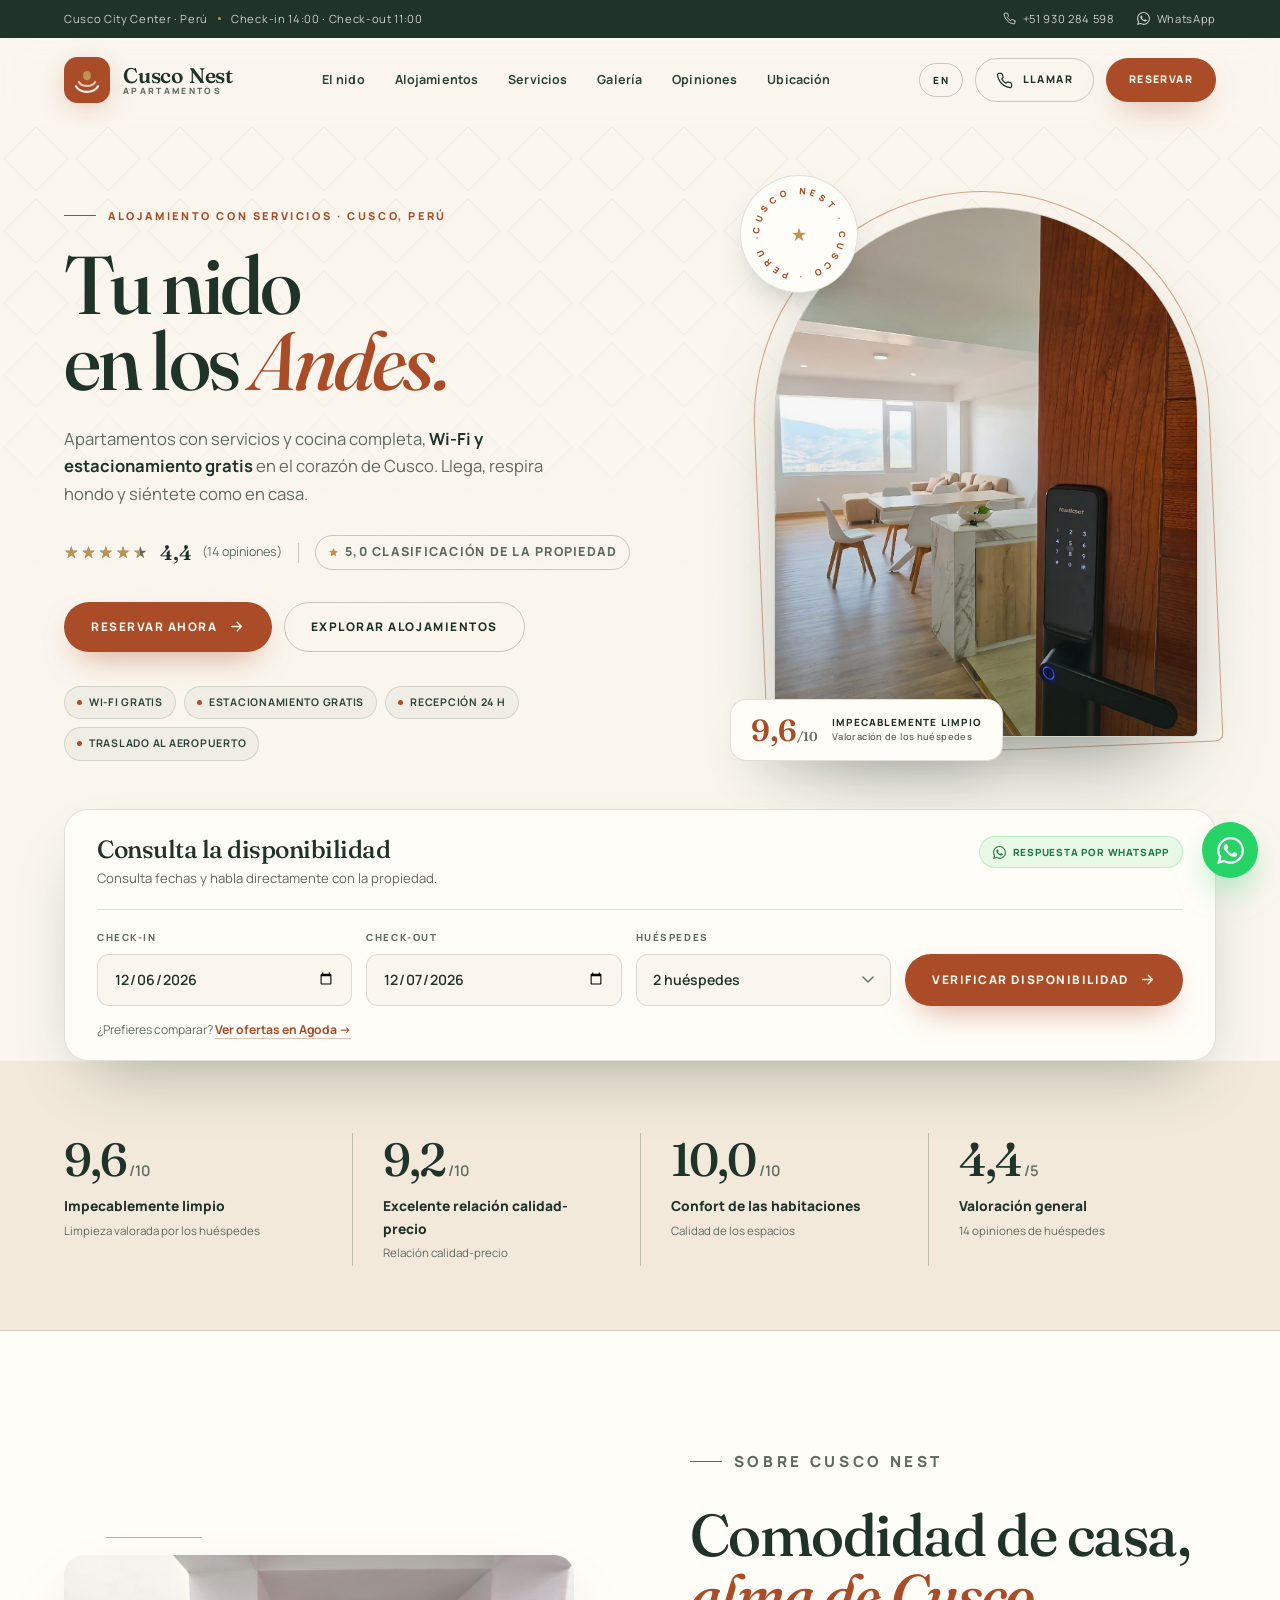
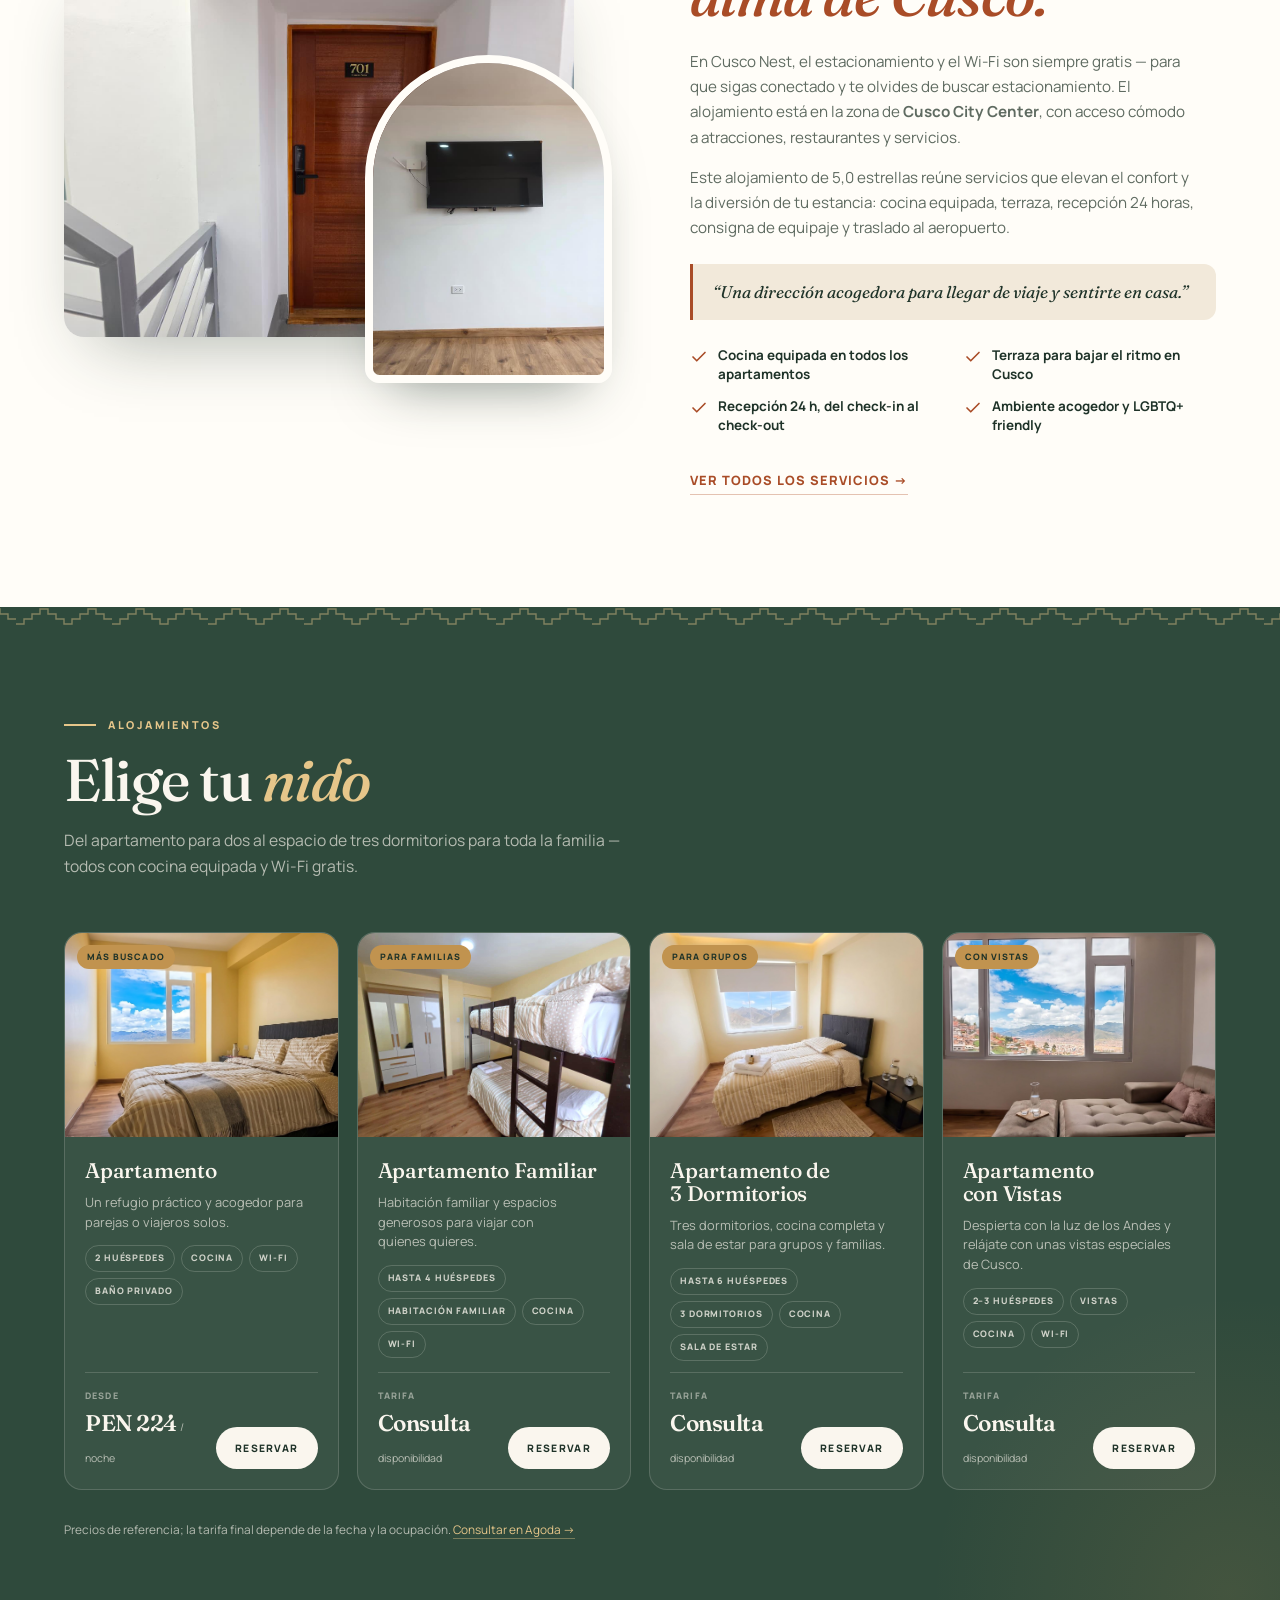
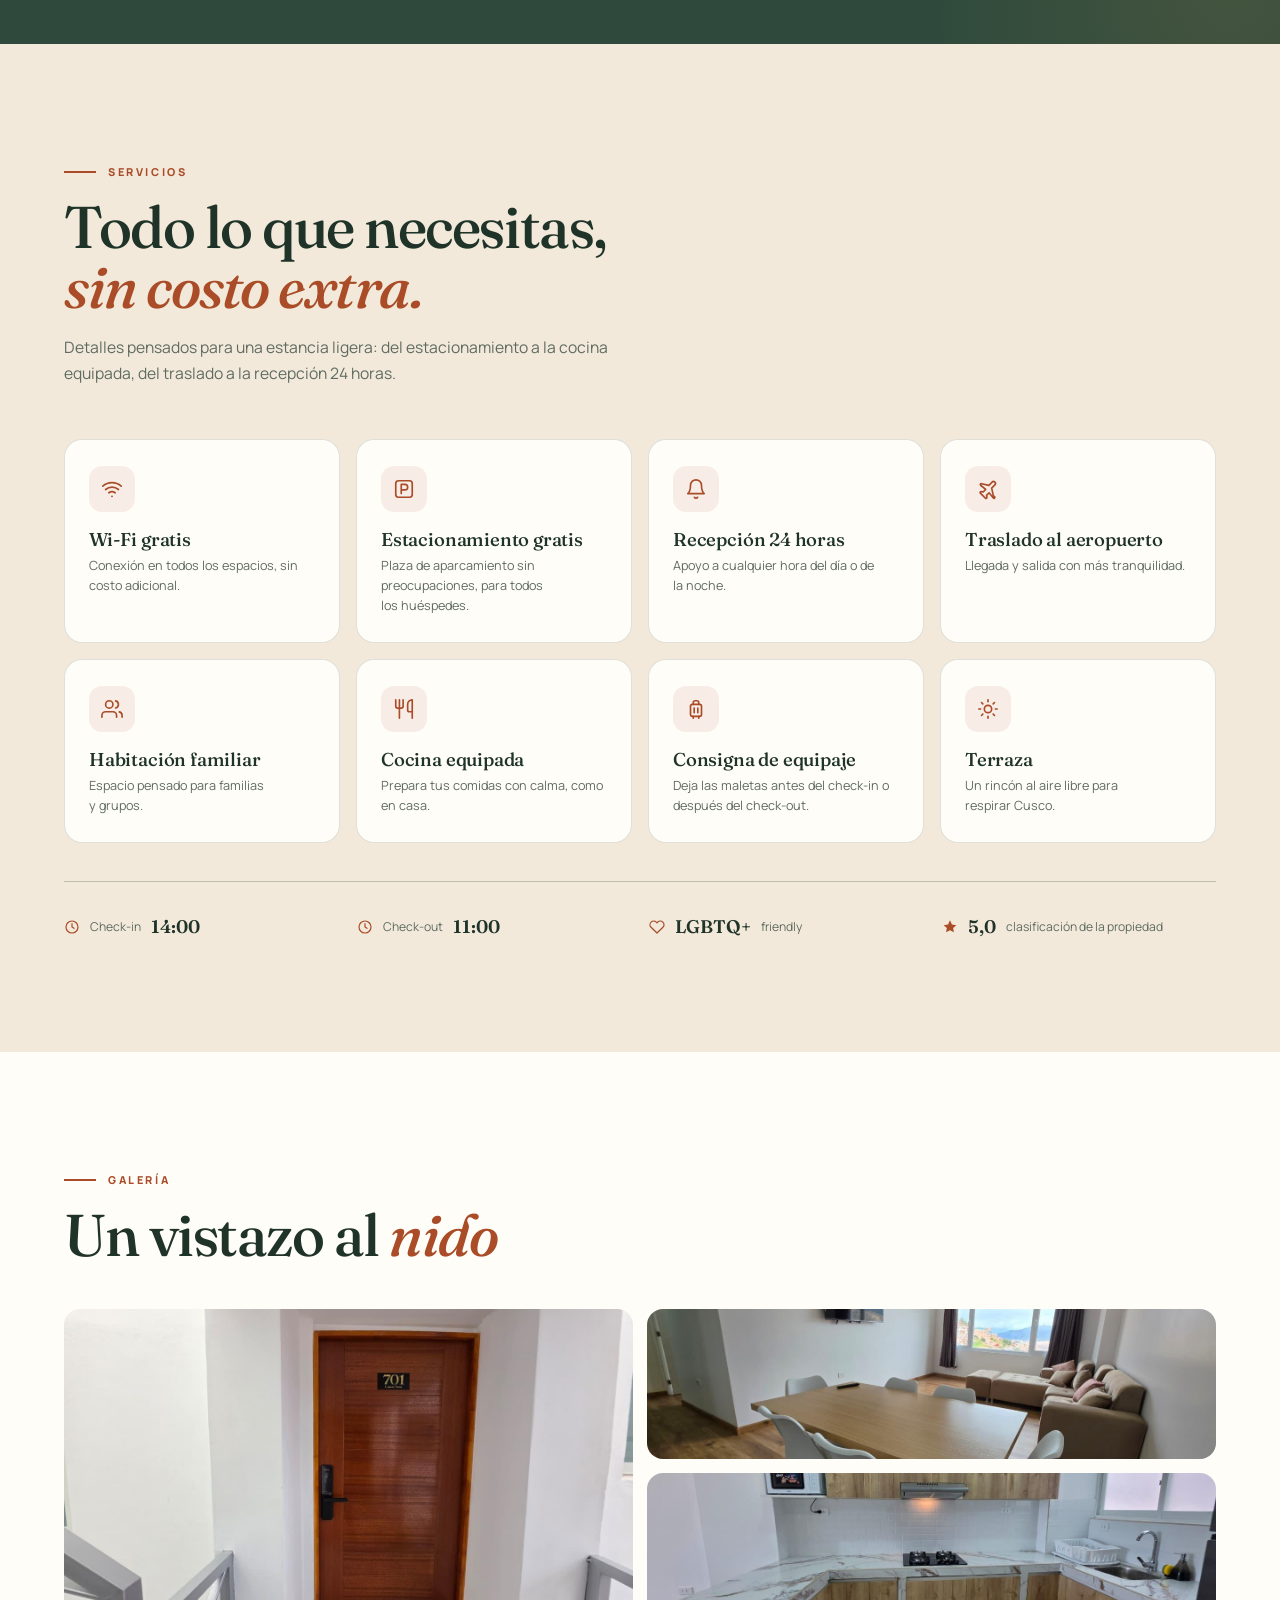
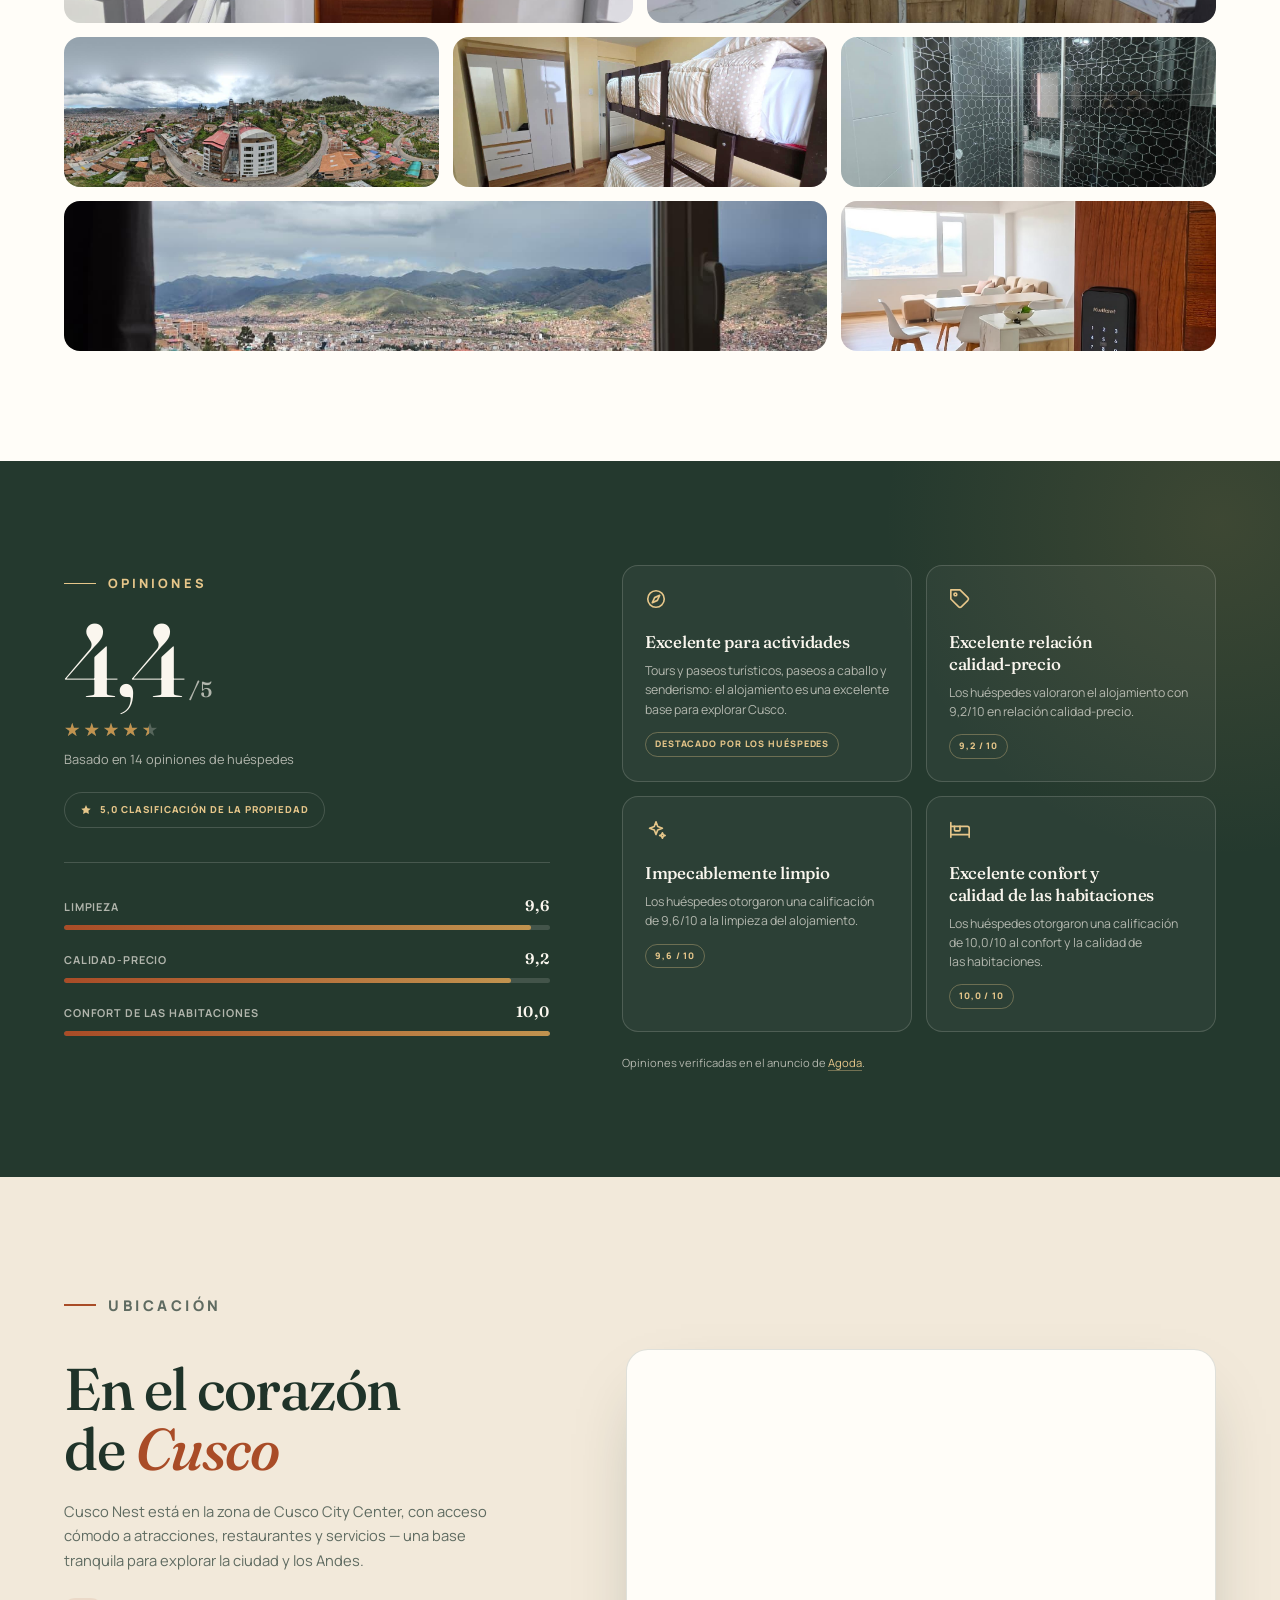
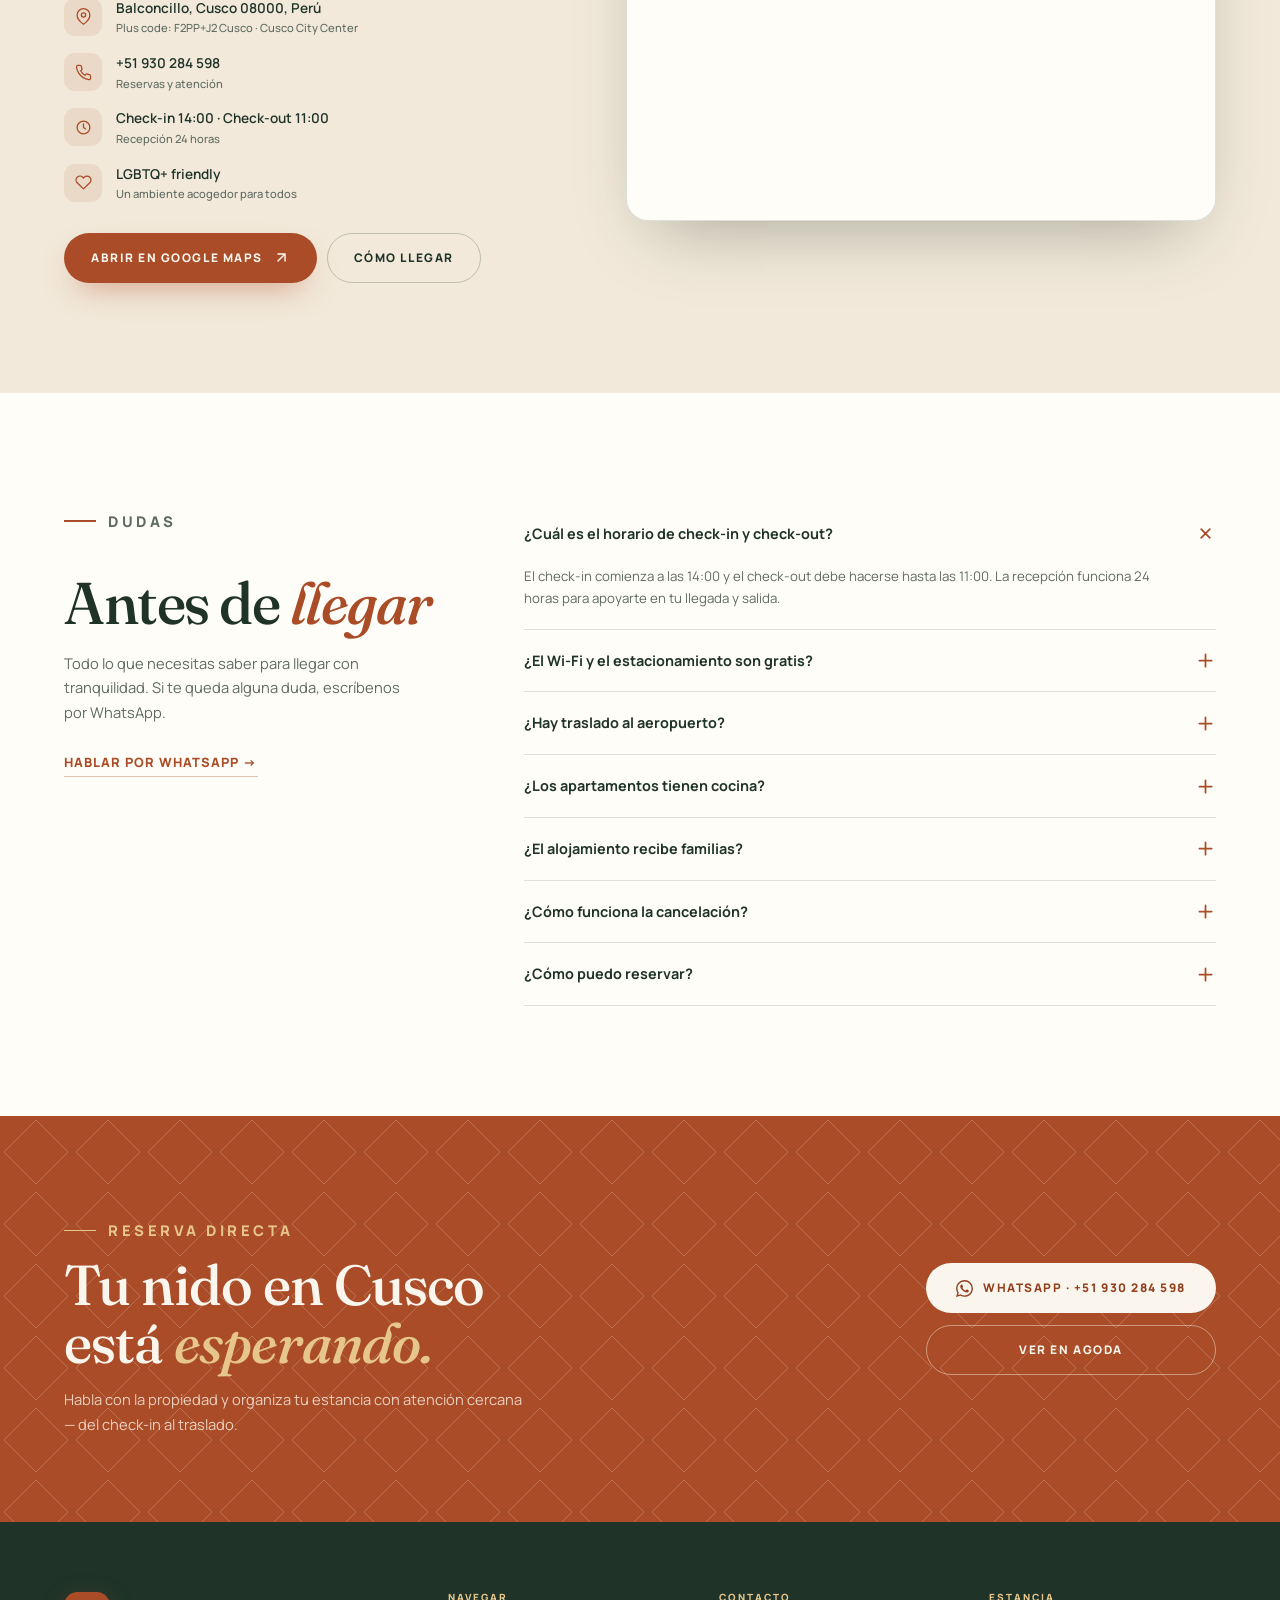
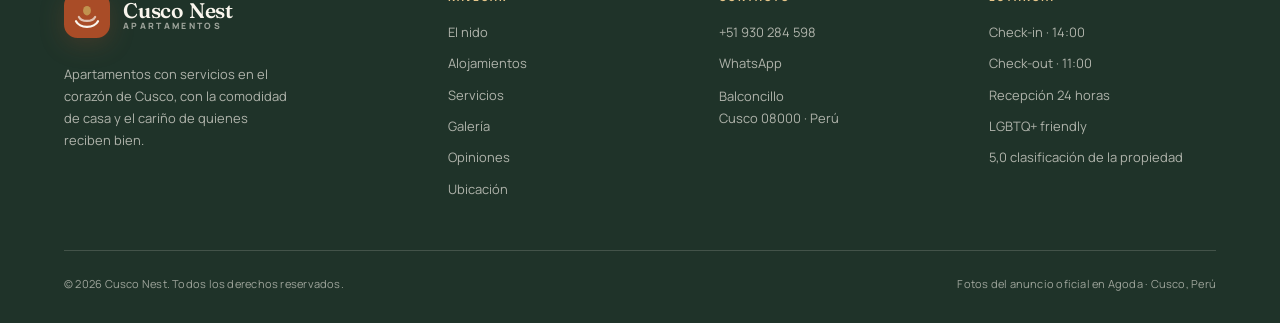
<file: index.html>
<!DOCTYPE html>
<html lang="es">
<head>
<meta charset="UTF-8">
<meta name="viewport" content="width=device-width, initial-scale=1.0">
<title>Cusco Nest — Apartamentos con servicios en el centro de Cusco</title>
<meta name="description" content="Cusco Nest: apartamentos con servicios en Cusco City Center, con cocina, Wi-Fi y estacionamiento gratis, recepción 24 h y traslado al aeropuerto.">
<meta name="theme-color" content="#faf6ee">
<meta property="og:type" content="website">
<meta property="og:title" content="Cusco Nest — Tu nido en los Andes">
<meta property="og:description" content="Apartamentos con servicios en el corazón de Cusco, con cocina, Wi-Fi y estacionamiento gratis. Recepción 24 h y traslado al aeropuerto.">
<meta property="og:image" content="assets/img/exterior.jpg">
<meta property="og:locale" content="es_PE">
<link rel="icon" href="data:image/svg+xml,%3Csvg xmlns='http://www.w3.org/2000/svg' viewBox='0 0 48 48'%3E%3Crect width='48' height='48' rx='12' fill='%23b2532c'/%3E%3Cpath d='M12 29c2 4 6.5 6.5 12 6.5S34 33 36 29M15 25c1.5 2.8 5 4.6 9 4.6s7.5-1.8 9-4.6' fill='none' stroke='%23faf6ee' stroke-width='2.6' stroke-linecap='round'/%3E%3Cellipse cx='24' cy='19' rx='4' ry='4.8' fill='%23c1934f'/%3E%3C/svg%3E">
<link rel="preconnect" href="https://fonts.googleapis.com">
<link rel="preconnect" href="https://fonts.gstatic.com" crossorigin>
<link href="https://fonts.googleapis.com/css2?family=Fraunces:ital,opsz,wght@0,9..144,300;0,9..144,400;0,9..144,500;0,9..144,600;1,9..144,300;1,9..144,400;1,9..144,500&family=Manrope:wght@400;500;600;700;800&display=swap" rel="stylesheet">
<link rel="stylesheet" href="assets/css/styles.css">
<script type="application/ld+json">
{
  "@context": "https://schema.org",
  "@type": "LodgingBusiness",
  "name": "Cusco Nest",
  "description": "Apartamentos con servicios en Cusco City Center, con cocina equipada, Wi-Fi y estacionamiento gratis, recepción 24 horas y traslado al aeropuerto.",
  "image": "assets/img/exterior.jpg",
  "telephone": "+51930284598",
  "priceRange": "PEN 224+",
  "address": {
    "@type": "PostalAddress",
    "streetAddress": "Balconcillo",
    "addressLocality": "Cusco",
    "addressRegion": "Cusco",
    "postalCode": "08000",
    "addressCountry": "PE"
  },
  "geo": {
    "@type": "GeoCoordinates",
    "latitude": -13.5134309,
    "longitude": -71.9648925
  },
  "checkinTime": "14:00",
  "checkoutTime": "11:00",
  "aggregateRating": {
    "@type": "AggregateRating",
    "ratingValue": "4.4",
    "reviewCount": "14"
  },
  "amenityFeature": [
    { "@type": "LocationFeatureSpecification", "name": "Wi-Fi gratis", "value": true },
    { "@type": "LocationFeatureSpecification", "name": "Estacionamiento gratis", "value": true },
    { "@type": "LocationFeatureSpecification", "name": "Recepción 24 horas", "value": true },
    { "@type": "LocationFeatureSpecification", "name": "Traslado al aeropuerto", "value": true },
    { "@type": "LocationFeatureSpecification", "name": "Habitación familiar", "value": true },
    { "@type": "LocationFeatureSpecification", "name": "Cocina", "value": true },
    { "@type": "LocationFeatureSpecification", "name": "Terraza", "value": true }
  ]
}
</script>
<link rel="alternate" hreflang="es" href="index.html">
<link rel="alternate" hreflang="en" href="en.html">
<link rel="alternate" hreflang="x-default" href="index.html">
</head>
<body>

<a class="skip-link" href="#conteudo">Ir al contenido</a>

<!-- ============================ TOP BAR ============================ -->
<div class="topbar">
  <div class="container topbar-inner">
    <p>Cusco City Center · Perú <span class="dot"></span> <span class="schedule">Check-in 14:00 · Check-out 11:00</span></p>
    <div class="topbar-links">
      <a class="topbar-phone" href="tel:+51930284598">
        <svg viewBox="0 0 24 24" fill="none" stroke="currentColor" stroke-width="1.8" stroke-linecap="round" stroke-linejoin="round" aria-hidden="true"><path d="M22 16.92v3a2 2 0 0 1-2.18 2 19.79 19.79 0 0 1-8.63-3.07 19.5 19.5 0 0 1-6-6A19.79 19.79 0 0 1 2.12 4.18 2 2 0 0 1 4.11 2h3a2 2 0 0 1 2 1.72c.13.96.36 1.9.7 2.81a2 2 0 0 1-.45 2.11L8.09 9.91a16 16 0 0 0 6 6l1.27-1.27a2 2 0 0 1 2.11-.45c.91.34 1.85.57 2.81.7A2 2 0 0 1 22 16.92z"/></svg>
        +51 930 284 598
      </a>
      <a href="https://wa.me/51930284598?text=%C2%A1Hola!%20Me%20gustar%C3%ADa%20saber%20m%C3%A1s%20sobre%20Cusco%20Nest." target="_blank" rel="noopener">
        <svg viewBox="0 0 24 24" fill="currentColor" aria-hidden="true"><path d="M17.472 14.382c-.297-.149-1.758-.867-2.03-.967-.273-.099-.471-.148-.67.15-.197.297-.767.966-.94 1.164-.173.199-.347.223-.644.075-.297-.15-1.255-.463-2.39-1.475-.883-.788-1.48-1.761-1.653-2.059-.173-.297-.018-.458.13-.606.134-.133.298-.347.446-.52.149-.174.198-.298.298-.497.099-.198.05-.371-.025-.52-.075-.149-.669-1.612-.916-2.207-.242-.579-.487-.5-.669-.51-.173-.008-.371-.01-.57-.01-.198 0-.52.074-.792.372-.272.297-1.04 1.016-1.04 2.479 0 1.462 1.065 2.875 1.213 3.074.149.198 2.096 3.2 5.077 4.487.709.306 1.262.489 1.694.625.712.227 1.36.195 1.871.118.571-.085 1.758-.719 2.006-1.413.248-.694.248-1.289.173-1.413-.074-.124-.272-.198-.57-.347m-5.421 7.403h-.004a9.87 9.87 0 0 1-5.031-1.378l-.361-.214-3.741.982.998-3.648-.235-.374a9.86 9.86 0 0 1-1.51-5.26c.001-5.45 4.436-9.884 9.888-9.884 2.64 0 5.122 1.03 6.988 2.898a9.825 9.825 0 0 1 2.893 6.994c-.003 5.45-4.437 9.884-9.885 9.884m8.413-18.297A11.815 11.815 0 0 0 12.05 0C5.495 0 .16 5.335.157 11.892c0 2.096.547 4.142 1.588 5.945L.057 24l6.305-1.654a11.882 11.882 0 0 0 5.683 1.448h.005c6.554 0 11.89-5.335 11.893-11.893a11.821 11.821 0 0 0-3.48-8.413z"/></svg>
        WhatsApp
      </a>
    </div>
  </div>
</div>

<!-- ============================ HEADER ============================ -->
<header class="site-header" id="header">
  <div class="container header-inner">
    <a class="brand" href="#inicio">
      <svg class="brand-mark" viewBox="0 0 48 48" aria-hidden="true">
        <rect width="48" height="48" rx="14" fill="currentColor"/>
        <g fill="none" stroke="#faf6ee" stroke-width="2.3" stroke-linecap="round">
          <path d="M12.5 30.5c2 3.6 6.3 5.8 11.5 5.8s9.5-2.2 11.5-5.8"/>
          <path d="M15.5 26c1.4 2.6 4.5 4.2 8.5 4.2s7.1-1.6 8.5-4.2" opacity=".7"/>
        </g>
        <ellipse cx="24" cy="19.5" rx="4.1" ry="4.9" fill="#c1934f"/>
      </svg>
      <span class="brand-text"><strong>Cusco Nest</strong><small>Apartamentos</small></span>
    </a>

    <nav class="main-nav" aria-label="Navegación principal">
      <a href="#sobre">El nido</a>
      <a href="#acomodacoes">Alojamientos</a>
      <a href="#comodidades">Servicios</a>
      <a href="#galeria">Galería</a>
      <a href="#avaliacoes">Opiniones</a>
      <a href="#localizacao">Ubicación</a>
    </nav>

    <div class="header-actions">
      <a class="lang-switch" href="en.html" hreflang="en" lang="en" title="Ver el sitio en inglés">EN</a>
      <a class="btn btn-ghost header-phone" href="tel:+51930284598">
        <svg viewBox="0 0 24 24" fill="none" stroke="currentColor" stroke-width="1.8" stroke-linecap="round" stroke-linejoin="round" aria-hidden="true"><path d="M22 16.92v3a2 2 0 0 1-2.18 2 19.79 19.79 0 0 1-8.63-3.07 19.5 19.5 0 0 1-6-6A19.79 19.79 0 0 1 2.12 4.18 2 2 0 0 1 4.11 2h3a2 2 0 0 1 2 1.72c.13.96.36 1.9.7 2.81a2 2 0 0 1-.45 2.11L8.09 9.91a16 16 0 0 0 6 6l1.27-1.27a2 2 0 0 1 2.11-.45c.91.34 1.85.57 2.81.7A2 2 0 0 1 22 16.92z"/></svg>
        Llamar
      </a>
      <a class="btn btn-primary" href="#reservar">Reservar</a>
      <button class="menu-toggle" id="menuToggle" aria-label="Abrir menú" aria-expanded="false" aria-controls="mobileMenu">
        <span></span><span></span><span></span>
      </button>
    </div>
  </div>
</header>

<!-- ============================ MOBILE MENU ============================ -->
<div class="mobile-menu" id="mobileMenu" aria-hidden="true">
  <div class="mobile-top">
    <a class="brand" href="#inicio">
      <svg class="brand-mark" viewBox="0 0 48 48" aria-hidden="true">
        <rect width="48" height="48" rx="14" fill="currentColor"/>
        <g fill="none" stroke="#faf6ee" stroke-width="2.3" stroke-linecap="round">
          <path d="M12.5 30.5c2 3.6 6.3 5.8 11.5 5.8s9.5-2.2 11.5-5.8"/>
          <path d="M15.5 26c1.4 2.6 4.5 4.2 8.5 4.2s7.1-1.6 8.5-4.2" opacity=".7"/>
        </g>
        <ellipse cx="24" cy="19.5" rx="4.1" ry="4.9" fill="#c1934f"/>
      </svg>
      <span class="brand-text"><strong>Cusco Nest</strong><small>Apartamentos</small></span>
    </a>
    <a class="lang-switch" href="en.html" hreflang="en" lang="en" title="Ver el sitio en inglés">EN</a>
    <button class="mobile-close" id="menuClose" aria-label="Cerrar menú">
      <svg viewBox="0 0 24 24" fill="none" stroke="currentColor" stroke-width="2" stroke-linecap="round" aria-hidden="true"><path d="M18 6 6 18M6 6l12 12"/></svg>
    </button>
  </div>
  <nav class="mobile-nav" aria-label="Menú móvil">
    <a href="#sobre">El nido</a>
    <a href="#acomodacoes">Alojamientos</a>
    <a href="#comodidades">Servicios</a>
    <a href="#galeria">Galería</a>
    <a href="#avaliacoes">Opiniones</a>
    <a href="#localizacao">Ubicación</a>
  </nav>
  <div class="mobile-meta">
    <a class="btn btn-primary" href="https://wa.me/51930284598?text=%C2%A1Hola!%20Me%20gustar%C3%ADa%20reservar%20en%20Cusco%20Nest." target="_blank" rel="noopener">Reservar por WhatsApp</a>
    <p>+51 930 284 598 · Check-in 14:00 · Check-out 11:00</p>
  </div>
</div>

<main id="conteudo">

<!-- ============================ HERO ============================ -->
<section class="hero weave" id="inicio">
  <div class="container hero-grid">
    <div class="hero-copy">
      <p class="eyebrow reveal">Alojamiento con servicios · Cusco, Perú</p>
      <h1 class="reveal d1">Tu nido<br>en los <em>Andes.</em></h1>
      <p class="hero-lead reveal d2">
        Apartamentos con servicios y cocina completa, <strong>Wi-Fi y estacionamiento gratis</strong>
        en el corazón de Cusco. Llega, respira hondo y siéntete como en casa.
      </p>

      <div class="hero-rating reveal d2">
        <span class="stars" style="--fill:88%" role="img" aria-label="4,4 de 5 estrellas">★★★★★</span>
        <strong>4,4</strong>
        <span>(14 opiniones)</span>
        <span class="sep" aria-hidden="true"></span>
        <span class="prop-pill">
          <svg viewBox="0 0 24 24" fill="currentColor" aria-hidden="true"><path d="m12 2 2.9 6.26 6.6 1.01-4.75 4.38 1.12 6.35L12 16.9 6.13 20l1.12-6.35L2.5 9.27l6.6-1.01L12 2z"/></svg>
          5,0 clasificación de la propiedad
        </span>
      </div>

      <div class="hero-actions reveal d3">
        <a class="btn btn-primary" href="#reservar">
          Reservar ahora
          <svg viewBox="0 0 24 24" fill="none" stroke="currentColor" stroke-width="2" stroke-linecap="round" stroke-linejoin="round" aria-hidden="true"><path d="M5 12h14M13 6l6 6-6 6"/></svg>
        </a>
        <a class="btn btn-ghost" href="#acomodacoes">Explorar alojamientos</a>
      </div>

      <ul class="hero-chips reveal d3">
        <li>Wi-Fi gratis</li>
        <li>Estacionamiento gratis</li>
        <li>Recepción 24 h</li>
        <li>Traslado al aeropuerto</li>
      </ul>
    </div>

    <div class="hero-media reveal d1">
      <div class="hero-frame" aria-hidden="true"></div>
      <div class="hero-arch">
        <img src="assets/img/hero.jpg" alt="Interior acogedor de Cusco Nest" width="1186" height="1536" fetchpriority="high">
      </div>
      <div class="hero-stamp" aria-hidden="true">
        <svg viewBox="0 0 120 120">
          <defs><path id="stampPath" d="M60,60 m-45,0 a45,45 0 1,1 90,0 a45,45 0 1,1 -90,0"/></defs>
          <text>
            <textPath href="#stampPath" startOffset="0" textLength="281" lengthAdjust="spacing">CUSCO NEST · CUSCO · PERU ·</textPath>
          </text>
        </svg>
        <span class="stamp-star">★</span>
      </div>
      <div class="float-card">
        <span class="float-score">9,6<small>/10</small></span>
        <span class="float-label">Impecablemente limpio<small>Valoración de los huéspedes</small></span>
      </div>
    </div>
  </div>
</section>

<!-- ============================ BOOKING ============================ -->
<section class="booking" id="reservar" aria-label="Verificar disponibilidad">
  <div class="container">
    <form class="booking-card reveal" id="bookingForm">
      <div class="booking-head">
        <div>
          <h2>Consulta la disponibilidad</h2>
          <p>Consulta fechas y habla directamente con la propiedad.</p>
        </div>
        <span class="booking-pill">
          <svg viewBox="0 0 24 24" fill="currentColor" aria-hidden="true"><path d="M17.472 14.382c-.297-.149-1.758-.867-2.03-.967-.273-.099-.471-.148-.67.15-.197.297-.767.966-.94 1.164-.173.199-.347.223-.644.075-.297-.15-1.255-.463-2.39-1.475-.883-.788-1.48-1.761-1.653-2.059-.173-.297-.018-.458.13-.606.134-.133.298-.347.446-.52.149-.174.198-.298.298-.497.099-.198.05-.371-.025-.52-.075-.149-.669-1.612-.916-2.207-.242-.579-.487-.5-.669-.51-.173-.008-.371-.01-.57-.01-.198 0-.52.074-.792.372-.272.297-1.04 1.016-1.04 2.479 0 1.462 1.065 2.875 1.213 3.074.149.198 2.096 3.2 5.077 4.487.709.306 1.262.489 1.694.625.712.227 1.36.195 1.871.118.571-.085 1.758-.719 2.006-1.413.248-.694.248-1.289.173-1.413-.074-.124-.272-.198-.57-.347m-5.421 7.403h-.004a9.87 9.87 0 0 1-5.031-1.378l-.361-.214-3.741.982.998-3.648-.235-.374a9.86 9.86 0 0 1-1.51-5.26c.001-5.45 4.436-9.884 9.888-9.884 2.64 0 5.122 1.03 6.988 2.898a9.825 9.825 0 0 1 2.893 6.994c-.003 5.45-4.437 9.884-9.885 9.884m8.413-18.297A11.815 11.815 0 0 0 12.05 0C5.495 0 .16 5.335.157 11.892c0 2.096.547 4.142 1.588 5.945L.057 24l6.305-1.654a11.882 11.882 0 0 0 5.683 1.448h.005c6.554 0 11.89-5.335 11.893-11.893a11.821 11.821 0 0 0-3.48-8.413z"/></svg>
          Respuesta por WhatsApp
        </span>
      </div>

      <div class="booking-fields">
        <label class="field">
          <span>Check-in</span>
          <input type="date" id="checkin" name="checkin" required aria-label="Fecha de check-in">
        </label>
        <label class="field">
          <span>Check-out</span>
          <input type="date" id="checkout" name="checkout" required aria-label="Fecha de check-out">
        </label>
        <label class="field">
          <span>Huéspedes</span>
          <select id="guests" name="guests" aria-label="Número de huéspedes">
            <option value="1">1 huésped</option>
            <option value="2" selected>2 huéspedes</option>
            <option value="3">3 huéspedes</option>
            <option value="4">4 huéspedes</option>
            <option value="5">5 huéspedes</option>
            <option value="6">6 huéspedes</option>
          </select>
        </label>
        <button class="btn btn-primary" type="submit">
          Verificar disponibilidad
          <svg viewBox="0 0 24 24" fill="none" stroke="currentColor" stroke-width="2" stroke-linecap="round" stroke-linejoin="round" aria-hidden="true"><path d="M5 12h14M13 6l6 6-6 6"/></svg>
        </button>
      </div>

      <p class="booking-alt">¿Prefieres comparar? <a href="https://www.agoda.com/es-pe/cusco-nest/hotel/cusco-pe.html?cid=1917614&amp;currencyCode=PEN" target="_blank" rel="noopener">Ver ofertas en Agoda →</a></p>
    </form>
  </div>
</section>

<!-- ============================ HIGHLIGHTS ============================ -->
<section class="highlights" aria-label="Lo más destacado de los huéspedes">
  <div class="container">
    <div class="highlights-grid">
      <div class="highlight reveal">
        <div class="hl-num"><span data-count="9.6" data-decimals="1">0</span><small>/10</small></div>
        <div class="hl-title">Impecablemente limpio</div>
        <div class="hl-sub">Limpieza valorada por los huéspedes</div>
      </div>
      <div class="highlight reveal d1">
        <div class="hl-num"><span data-count="9.2" data-decimals="1">0</span><small>/10</small></div>
        <div class="hl-title">Excelente relación calidad-precio</div>
        <div class="hl-sub">Relación calidad-precio</div>
      </div>
      <div class="highlight reveal d2">
        <div class="hl-num"><span data-count="10" data-decimals="1">0</span><small>/10</small></div>
        <div class="hl-title">Confort de las habitaciones</div>
        <div class="hl-sub">Calidad de los espacios</div>
      </div>
      <div class="highlight reveal d3">
        <div class="hl-num"><span data-count="4.4" data-decimals="1">0</span><small>/5</small></div>
        <div class="hl-title">Valoración general</div>
        <div class="hl-sub">14 opiniones de huéspedes</div>
      </div>
    </div>
  </div>
</section>

<!-- ============================ ABOUT ============================ -->
<section class="about" id="sobre">
  <div class="container about-grid">
    <div class="about-media reveal">
      <div class="about-img-main">
        <img src="assets/img/exterior.jpg" alt="Vista exterior de Cusco Nest, en Cusco" width="1280" height="960" loading="lazy">
      </div>
      <div class="about-img-small">
        <img src="assets/img/living-2.jpg" alt="Sala de estar y TV compartida de Cusco Nest" width="1280" height="960" loading="lazy">
      </div>
    </div>

    <div class="about-copy">
      <p class="eyebrow reveal">Sobre Cusco Nest</p>
      <h2 class="section-title reveal d1">Comodidad de casa,<br><em>alma de Cusco.</em></h2>
      <p class="reveal d2">
        En Cusco Nest, el estacionamiento y el Wi-Fi son siempre gratis — para que sigas conectado y te olvides de buscar estacionamiento. El alojamiento está en la zona de
        <strong>Cusco City Center</strong>, con acceso cómodo a atracciones, restaurantes y servicios.
      </p>
      <p class="reveal d2">
        Este alojamiento de 5,0 estrellas reúne servicios que elevan el confort y la diversión de tu estancia: cocina equipada, terraza, recepción 24 horas, consigna de equipaje y traslado al aeropuerto.
      </p>

      <blockquote class="about-quote reveal d3">
        “Una dirección acogedora para llegar de viaje y sentirte en casa.”
      </blockquote>

      <ul class="about-list reveal d3">
        <li>
          <svg viewBox="0 0 24 24" fill="none" stroke="currentColor" stroke-width="2.2" stroke-linecap="round" stroke-linejoin="round" aria-hidden="true"><path d="M20 6 9 17l-5-5"/></svg>
          Cocina equipada en todos los apartamentos
        </li>
        <li>
          <svg viewBox="0 0 24 24" fill="none" stroke="currentColor" stroke-width="2.2" stroke-linecap="round" stroke-linejoin="round" aria-hidden="true"><path d="M20 6 9 17l-5-5"/></svg>
          Terraza para bajar el ritmo en Cusco
        </li>
        <li>
          <svg viewBox="0 0 24 24" fill="none" stroke="currentColor" stroke-width="2.2" stroke-linecap="round" stroke-linejoin="round" aria-hidden="true"><path d="M20 6 9 17l-5-5"/></svg>
          Recepción 24 h, del check-in al check-out
        </li>
        <li>
          <svg viewBox="0 0 24 24" fill="none" stroke="currentColor" stroke-width="2.2" stroke-linecap="round" stroke-linejoin="round" aria-hidden="true"><path d="M20 6 9 17l-5-5"/></svg>
          Ambiente acogedor y LGBTQ+ friendly
        </li>
      </ul>

      <a class="text-link reveal d3" href="#comodidades">Ver todos los servicios →</a>
    </div>
  </div>
</section>

<!-- ============================ ACCOMMODATIONS ============================ -->
<section class="rooms" id="acomodacoes">
  <div class="motif motif--light" aria-hidden="true"></div>
  <div class="container">
    <div class="section-head section-head--light">
      <p class="eyebrow reveal">Alojamientos</p>
      <h2 class="section-title reveal d1">Elige tu <em>nido</em></h2>
      <p class="section-sub reveal d2">Del apartamento para dos al espacio de tres dormitorios para toda la familia — todos con cocina equipada y Wi-Fi gratis.</p>
    </div>

    <div class="rooms-grid">
      <article class="room-card reveal">
        <div class="room-img">
          <span class="room-tag">Más buscado</span>
          <img src="assets/img/room-1.jpg" alt="Apartamento de Cusco Nest" width="1280" height="931" loading="lazy">
        </div>
        <div class="room-body">
          <h3>Apartamento</h3>
          <p>Un refugio práctico y acogedor para parejas o viajeros solos.</p>
          <ul class="room-feats">
            <li>2 huéspedes</li>
            <li>Cocina</li>
            <li>Wi-Fi</li>
            <li>Baño privado</li>
          </ul>
          <div class="room-foot">
            <div class="room-price">
              <small>Desde</small>
              <strong>PEN 224</strong> <span>/ noche</span>
            </div>
            <a class="btn btn-room" href="https://wa.me/51930284598?text=%C2%A1Hola!%20Me%20gustar%C3%ADa%20reservar%20el%20Apartamento%20en%20Cusco%20Nest." target="_blank" rel="noopener">Reservar</a>
          </div>
        </div>
      </article>

      <article class="room-card reveal d1">
        <div class="room-img">
          <span class="room-tag">Para familias</span>
          <img src="assets/img/room-family.jpg" alt="Habitación familiar de Cusco Nest" width="1280" height="960" loading="lazy">
        </div>
        <div class="room-body">
          <h3>Apartamento Familiar</h3>
          <p>Habitación familiar y espacios generosos para viajar con quienes quieres.</p>
          <ul class="room-feats">
            <li>Hasta 4 huéspedes</li>
            <li>Habitación familiar</li>
            <li>Cocina</li>
            <li>Wi-Fi</li>
          </ul>
          <div class="room-foot">
            <div class="room-price">
              <small>Tarifa</small>
              <strong>Consulta</strong> <span>disponibilidad</span>
            </div>
            <a class="btn btn-room" href="https://wa.me/51930284598?text=%C2%A1Hola!%20Me%20gustar%C3%ADa%20reservar%20el%20Apartamento%20Familiar%20en%20Cusco%20Nest." target="_blank" rel="noopener">Reservar</a>
          </div>
        </div>
      </article>

      <article class="room-card reveal d2">
        <div class="room-img">
          <span class="room-tag">Para grupos</span>
          <img src="assets/img/room-bed.jpg" alt="Dormitorio del apartamento de tres dormitorios de Cusco Nest" width="1280" height="926" loading="lazy">
        </div>
        <div class="room-body">
          <h3>Apartamento de 3 Dormitorios</h3>
          <p>Tres dormitorios, cocina completa y sala de estar para grupos y familias.</p>
          <ul class="room-feats">
            <li>Hasta 6 huéspedes</li>
            <li>3 dormitorios</li>
            <li>Cocina</li>
            <li>Sala de estar</li>
          </ul>
          <div class="room-foot">
            <div class="room-price">
              <small>Tarifa</small>
              <strong>Consulta</strong> <span>disponibilidad</span>
            </div>
            <a class="btn btn-room" href="https://wa.me/51930284598?text=%C2%A1Hola!%20Me%20gustar%C3%ADa%20reservar%20el%20Apartamento%20de%203%20Dormitorios%20en%20Cusco%20Nest." target="_blank" rel="noopener">Reservar</a>
          </div>
        </div>
      </article>

      <article class="room-card reveal d3">
        <div class="room-img">
          <span class="room-tag">Con vistas</span>
          <img src="assets/img/room-view.jpg" alt="Vistas del apartamento de tres dormitorios de Cusco Nest" width="1280" height="923" loading="lazy">
        </div>
        <div class="room-body">
          <h3>Apartamento con Vistas</h3>
          <p>Despierta con la luz de los Andes y relájate con unas vistas especiales de Cusco.</p>
          <ul class="room-feats">
            <li>2–3 huéspedes</li>
            <li>Vistas</li>
            <li>Cocina</li>
            <li>Wi-Fi</li>
          </ul>
          <div class="room-foot">
            <div class="room-price">
              <small>Tarifa</small>
              <strong>Consulta</strong> <span>disponibilidad</span>
            </div>
            <a class="btn btn-room" href="https://wa.me/51930284598?text=%C2%A1Hola!%20Me%20gustar%C3%ADa%20reservar%20el%20Apartamento%20con%20Vistas%20en%20Cusco%20Nest." target="_blank" rel="noopener">Reservar</a>
          </div>
        </div>
      </article>
    </div>

    <p class="rooms-note reveal">Precios de referencia; la tarifa final depende de la fecha y la ocupación. <a href="https://www.agoda.com/es-pe/cusco-nest/hotel/cusco-pe.html?cid=1917614&amp;currencyCode=PEN" target="_blank" rel="noopener">Consultar en Agoda →</a></p>
  </div>
</section>

<!-- ============================ AMENITIES ============================ -->
<section class="amenities" id="comodidades">
  <div class="container">
    <div class="section-head">
      <p class="eyebrow reveal">Servicios</p>
      <h2 class="section-title reveal d1">Todo lo que necesitas,<br><em>sin costo extra.</em></h2>
      <p class="section-sub reveal d2">Detalles pensados para una estancia ligera: del estacionamiento a la cocina equipada, del traslado a la recepción 24 horas.</p>
    </div>

    <div class="amenities-grid">
      <article class="amenity reveal">
        <div class="amenity-icon">
          <svg viewBox="0 0 24 24" fill="none" stroke="currentColor" stroke-width="1.8" stroke-linecap="round" stroke-linejoin="round" aria-hidden="true"><path d="M5 12.55a11 11 0 0 1 14.08 0M8.53 16.11a6 6 0 0 1 6.95 0M2 8.82a15 15 0 0 1 20 0"/><circle cx="12" cy="20" r="1" fill="currentColor" stroke="none"/></svg>
        </div>
        <h3>Wi-Fi gratis</h3>
        <p>Conexión en todos los espacios, sin costo adicional.</p>
      </article>

      <article class="amenity reveal d1">
        <div class="amenity-icon">
          <svg viewBox="0 0 24 24" fill="none" stroke="currentColor" stroke-width="1.8" stroke-linecap="round" stroke-linejoin="round" aria-hidden="true"><rect x="3" y="3" width="18" height="18" rx="3"/><path d="M9 17V7h4a3 3 0 0 1 0 6H9"/></svg>
        </div>
        <h3>Estacionamiento gratis</h3>
        <p>Plaza de aparcamiento sin preocupaciones, para todos los huéspedes.</p>
      </article>

      <article class="amenity reveal d2">
        <div class="amenity-icon">
          <svg viewBox="0 0 24 24" fill="none" stroke="currentColor" stroke-width="1.8" stroke-linecap="round" stroke-linejoin="round" aria-hidden="true"><path d="M18 8A6 6 0 0 0 6 8c0 7-3 9-3 9h18s-3-2-3-9M13.73 21a2 2 0 0 1-3.46 0"/></svg>
        </div>
        <h3>Recepción 24 horas</h3>
        <p>Apoyo a cualquier hora del día o de la noche.</p>
      </article>

      <article class="amenity reveal d3">
        <div class="amenity-icon">
          <svg viewBox="0 0 24 24" fill="none" stroke="currentColor" stroke-width="1.8" stroke-linecap="round" stroke-linejoin="round" aria-hidden="true"><path d="M17.8 19.2 16 11l3.5-3.5a2.12 2.12 0 0 0-3-3L13 8 4.8 6.2a1 1 0 0 0-.9 1.7l5.6 4.6-2.8 2.8-2.2-.4a1 1 0 0 0-.9 1.6l2.8 2.8 2.8 2.8a1 1 0 0 0 1.6-.9l-.4-2.2 2.8-2.8 4.6 5.6a1 1 0 0 0 1.7-.9z"/></svg>
        </div>
        <h3>Traslado al aeropuerto</h3>
        <p>Llegada y salida con más tranquilidad.</p>
      </article>

      <article class="amenity reveal">
        <div class="amenity-icon">
          <svg viewBox="0 0 24 24" fill="none" stroke="currentColor" stroke-width="1.8" stroke-linecap="round" stroke-linejoin="round" aria-hidden="true"><path d="M17 21v-2a4 4 0 0 0-4-4H5a4 4 0 0 0-4 4v2"/><circle cx="9" cy="7" r="4"/><path d="M23 21v-2a4 4 0 0 0-3-3.87M16 3.13a4 4 0 0 1 0 7.75"/></svg>
        </div>
        <h3>Habitación familiar</h3>
        <p>Espacio pensado para familias y grupos.</p>
      </article>

      <article class="amenity reveal d1">
        <div class="amenity-icon">
          <svg viewBox="0 0 24 24" fill="none" stroke="currentColor" stroke-width="1.8" stroke-linecap="round" stroke-linejoin="round" aria-hidden="true"><path d="M3 2v7c0 1.1.9 2 2 2h4a2 2 0 0 0 2-2V2M7 2v20M21 15V2a5 5 0 0 0-5 5v6c0 1.1.9 2 2 2h3Zm0 0v7"/></svg>
        </div>
        <h3>Cocina equipada</h3>
        <p>Prepara tus comidas con calma, como en casa.</p>
      </article>

      <article class="amenity reveal d2">
        <div class="amenity-icon">
          <svg viewBox="0 0 24 24" fill="none" stroke="currentColor" stroke-width="1.8" stroke-linecap="round" stroke-linejoin="round" aria-hidden="true"><rect x="6" y="7" width="12" height="13" rx="2"/><path d="M9 7V5a2 2 0 0 1 2-2h2a2 2 0 0 1 2 2v2M9 20v2M15 20v2M10 11v5M14 11v5"/></svg>
        </div>
        <h3>Consigna de equipaje</h3>
        <p>Deja las maletas antes del check-in o después del check-out.</p>
      </article>

      <article class="amenity reveal d3">
        <div class="amenity-icon">
          <svg viewBox="0 0 24 24" fill="none" stroke="currentColor" stroke-width="1.8" stroke-linecap="round" stroke-linejoin="round" aria-hidden="true"><circle cx="12" cy="12" r="4"/><path d="M12 2v2M12 20v2M4.93 4.93l1.41 1.41M17.66 17.66l1.41 1.41M2 12h2M20 12h2M6.34 17.66l-1.41 1.41M19.07 4.93l-1.41 1.41"/></svg>
        </div>
        <h3>Terraza</h3>
        <p>Un rincón al aire libre para respirar Cusco.</p>
      </article>
    </div>

    <div class="amenity-extras reveal">
      <div>
        <svg viewBox="0 0 24 24" fill="none" stroke="currentColor" stroke-width="1.8" stroke-linecap="round" stroke-linejoin="round" aria-hidden="true"><circle cx="12" cy="12" r="9"/><path d="M12 7v5l3 2"/></svg>
        Check-in <strong>14:00</strong>
      </div>
      <div>
        <svg viewBox="0 0 24 24" fill="none" stroke="currentColor" stroke-width="1.8" stroke-linecap="round" stroke-linejoin="round" aria-hidden="true"><circle cx="12" cy="12" r="9"/><path d="M12 7v5l3 2"/></svg>
        Check-out <strong>11:00</strong>
      </div>
      <div>
        <svg viewBox="0 0 24 24" fill="none" stroke="currentColor" stroke-width="1.8" stroke-linecap="round" stroke-linejoin="round" aria-hidden="true"><path d="M20.8 4.6a5.5 5.5 0 0 0-7.8 0L12 5.7l-1.1-1.1a5.5 5.5 0 0 0-7.8 7.8l1.1 1.1L12 21l7.8-7.5 1.1-1.1a5.5 5.5 0 0 0 0-7.8z"/></svg>
        <strong>LGBTQ+</strong> friendly
      </div>
      <div>
        <svg viewBox="0 0 24 24" fill="currentColor" aria-hidden="true"><path d="m12 2 2.9 6.26 6.6 1.01-4.75 4.38 1.12 6.35L12 16.9 6.13 20l1.12-6.35L2.5 9.27l6.6-1.01L12 2z"/></svg>
        <strong>5,0</strong> clasificación de la propiedad
      </div>
    </div>
  </div>
</section>

<!-- ============================ GALLERY ============================ -->
<section class="gallery" id="galeria">
  <div class="container">
    <div class="gallery-head">
      <div class="section-head">
        <p class="eyebrow reveal">Galería</p>
        <h2 class="section-title reveal d1">Un vistazo al <em>nido</em></h2>
      </div>
      <p class="gallery-note reveal d2">
        <svg viewBox="0 0 24 24" fill="none" stroke="currentColor" stroke-width="1.8" stroke-linecap="round" stroke-linejoin="round" aria-hidden="true"><path d="M23 19a2 2 0 0 1-2 2H3a2 2 0 0 1-2-2V8a2 2 0 0 1 2-2h4l2-3h6l2 3h4a2 2 0 0 1 2 2z"/><circle cx="12" cy="13" r="4"/></svg>
        Fotos del anuncio oficial · Agoda
      </p>
    </div>

    <div class="gallery-grid reveal d2">
      <button class="g-item g-1" type="button" data-lightbox data-full="assets/img/exterior.jpg" data-caption="Vista exterior de Cusco Nest">
        <img src="assets/img/exterior.jpg" alt="Vista exterior de Cusco Nest" width="1280" height="960" loading="lazy">
      </button>
      <button class="g-item g-2" type="button" data-lightbox data-full="assets/img/living-1.jpg" data-caption="Sala de estar y TV compartida">
        <img src="assets/img/living-1.jpg" alt="Sala de estar y TV compartida de Cusco Nest" width="1280" height="960" loading="lazy">
      </button>
      <button class="g-item g-3" type="button" data-lightbox data-full="assets/img/kitchen-1.jpg" data-caption="Cocina equipada">
        <img src="assets/img/kitchen-1.jpg" alt="Cocina equipada de Cusco Nest" width="1280" height="960" loading="lazy">
      </button>
      <button class="g-item g-4" type="button" data-lightbox data-full="assets/img/detail.jpg" data-caption="Detalles del apartamento">
        <img src="assets/img/detail.jpg" alt="Detalles del apartamento de Cusco Nest" width="1280" height="640" loading="lazy">
      </button>
      <button class="g-item g-5" type="button" data-lightbox data-full="assets/img/room-family.jpg" data-caption="Habitación familiar">
        <img src="assets/img/room-family.jpg" alt="Habitación familiar de Cusco Nest" width="1280" height="960" loading="lazy">
      </button>
      <button class="g-item g-6" type="button" data-lightbox data-full="assets/img/bath.jpg" data-caption="Baño privado">
        <img src="assets/img/bath.jpg" alt="Baño privado de Cusco Nest" width="1280" height="960" loading="lazy">
      </button>
      <button class="g-item g-7" type="button" data-lightbox data-full="assets/img/nearby-1.jpg" data-caption="Alrededores de Cusco Nest">
        <img src="assets/img/nearby-1.jpg" alt="Alrededores de Cusco Nest en Cusco" width="1280" height="960" loading="lazy">
      </button>
      <button class="g-item g-8" type="button" data-lightbox data-full="assets/img/hero.jpg" data-caption="Ambiente de Cusco Nest">
        <img src="assets/img/hero.jpg" alt="Ambiente de Cusco Nest" width="1186" height="1536" loading="lazy">
      </button>
    </div>
  </div>
</section>

<!-- ============================ REVIEWS ============================ -->
<section class="reviews" id="avaliacoes">
  <div class="container reviews-grid">
    <div class="reviews-summary reveal">
      <p class="eyebrow">Opiniones</p>
      <div class="score-big">4,4<span>/5</span></div>
      <span class="stars stars--light" style="--fill:88%" role="img" aria-label="4,4 de 5 estrellas">★★★★★</span>
      <p>Basado en 14 opiniones de huéspedes</p>
      <span class="prop-badge">
        <svg viewBox="0 0 24 24" fill="currentColor" aria-hidden="true"><path d="m12 2 2.9 6.26 6.6 1.01-4.75 4.38 1.12 6.35L12 16.9 6.13 20l1.12-6.35L2.5 9.27l6.6-1.01L12 2z"/></svg>
        5,0 clasificación de la propiedad
      </span>

      <div class="bars" aria-label="Puntuaciones por categoría">
        <div class="bar">
          <div class="bar-head"><span>Limpieza</span><strong>9,6</strong></div>
          <div class="bar-track"><div class="bar-fill" style="--val:96%"></div></div>
        </div>
        <div class="bar">
          <div class="bar-head"><span>Calidad-precio</span><strong>9,2</strong></div>
          <div class="bar-track"><div class="bar-fill" style="--val:92%"></div></div>
        </div>
        <div class="bar">
          <div class="bar-head"><span>Confort de las habitaciones</span><strong>10,0</strong></div>
          <div class="bar-track"><div class="bar-fill" style="--val:100%"></div></div>
        </div>
      </div>
    </div>

    <div class="reviews-list">
      <article class="review-card reveal d1">
        <svg viewBox="0 0 24 24" fill="none" stroke="currentColor" stroke-width="1.8" stroke-linecap="round" stroke-linejoin="round" aria-hidden="true"><circle cx="12" cy="12" r="9"/><path d="m16 8-2.5 5.5L8 16l2.5-5.5L16 8z"/></svg>
        <h3>Excelente para actividades</h3>
        <p>Tours y paseos turísticos, paseos a caballo y senderismo: el alojamiento es una excelente base para explorar Cusco.</p>
        <span class="rc-score">Destacado por los huéspedes</span>
      </article>

      <article class="review-card reveal d2">
        <svg viewBox="0 0 24 24" fill="none" stroke="currentColor" stroke-width="1.8" stroke-linecap="round" stroke-linejoin="round" aria-hidden="true"><path d="M20.59 13.41l-7.17 7.17a2 2 0 0 1-2.83 0L2 12V2h10l8.59 8.59a2 2 0 0 1 0 2.82z"/><circle cx="7" cy="7" r="1.5"/></svg>
        <h3>Excelente relación calidad-precio</h3>
        <p>Los huéspedes valoraron el alojamiento con 9,2/10 en relación calidad-precio.</p>
        <span class="rc-score">9,2 / 10</span>
      </article>

      <article class="review-card reveal d3">
        <svg viewBox="0 0 24 24" fill="none" stroke="currentColor" stroke-width="1.8" stroke-linecap="round" stroke-linejoin="round" aria-hidden="true"><path d="M12 3l1.9 5.1L19 10l-5.1 1.9L12 17l-1.9-5.1L5 10l5.1-1.9L12 3z"/><path d="M19 15l.9 2.1L22 18l-2.1.9L19 21l-.9-2.1L16 18l2.1-.9L19 15z"/></svg>
        <h3>Impecablemente limpio</h3>
        <p>Los huéspedes otorgaron una calificación de 9,6/10 a la limpieza del alojamiento.</p>
        <span class="rc-score">9,6 / 10</span>
      </article>

      <article class="review-card reveal d3">
        <svg viewBox="0 0 24 24" fill="none" stroke="currentColor" stroke-width="1.8" stroke-linecap="round" stroke-linejoin="round" aria-hidden="true"><path d="M2 4v16M2 8h18a2 2 0 0 1 2 2v10M2 17h20"/><path d="M6 8v4a1 1 0 0 0 1 1h4a1 1 0 0 0 1-1V8"/></svg>
        <h3>Excelente confort y calidad de las habitaciones</h3>
        <p>Los huéspedes otorgaron una calificación de 10,0/10 al confort y la calidad de las habitaciones.</p>
        <span class="rc-score">10,0 / 10</span>
      </article>

      <p class="reviews-note">Opiniones verificadas en el anuncio de <a href="https://www.agoda.com/es-pe/cusco-nest/hotel/cusco-pe.html?cid=1917614&amp;currencyCode=PEN" target="_blank" rel="noopener">Agoda</a>.</p>
    </div>
  </div>
</section>

<!-- ============================ LOCATION ============================ -->
<section class="location" id="localizacao">
  <div class="container location-grid">
    <div class="location-info">
      <p class="eyebrow reveal">Ubicación</p>
      <h2 class="section-title reveal d1">En el corazón de <em>Cusco</em></h2>
      <p class="reveal d2">Cusco Nest está en la zona de Cusco City Center, con acceso cómodo a atracciones, restaurantes y servicios — una base tranquila para explorar la ciudad y los Andes.</p>

      <ul class="contact-list reveal d2">
        <li>
          <span class="ci">
            <svg viewBox="0 0 24 24" fill="none" stroke="currentColor" stroke-width="1.8" stroke-linecap="round" stroke-linejoin="round" aria-hidden="true"><path d="M21 10c0 7-9 13-9 13S3 17 3 10a9 9 0 1 1 18 0z"/><circle cx="12" cy="10" r="3"/></svg>
          </span>
          <span>Balconcillo, Cusco 08000, Perú<small>Plus code: F2PP+J2 Cusco · Cusco City Center</small></span>
        </li>
        <li>
          <span class="ci">
            <svg viewBox="0 0 24 24" fill="none" stroke="currentColor" stroke-width="1.8" stroke-linecap="round" stroke-linejoin="round" aria-hidden="true"><path d="M22 16.92v3a2 2 0 0 1-2.18 2 19.79 19.79 0 0 1-8.63-3.07 19.5 19.5 0 0 1-6-6A19.79 19.79 0 0 1 2.12 4.18 2 2 0 0 1 4.11 2h3a2 2 0 0 1 2 1.72c.13.96.36 1.9.7 2.81a2 2 0 0 1-.45 2.11L8.09 9.91a16 16 0 0 0 6 6l1.27-1.27a2 2 0 0 1 2.11-.45c.91.34 1.85.57 2.81.7A2 2 0 0 1 22 16.92z"/></svg>
          </span>
          <span><a href="tel:+51930284598">+51 930 284 598</a><small>Reservas y atención</small></span>
        </li>
        <li>
          <span class="ci">
            <svg viewBox="0 0 24 24" fill="none" stroke="currentColor" stroke-width="1.8" stroke-linecap="round" stroke-linejoin="round" aria-hidden="true"><circle cx="12" cy="12" r="9"/><path d="M12 7v5l3 2"/></svg>
          </span>
          <span>Check-in 14:00 · Check-out 11:00<small>Recepción 24 horas</small></span>
        </li>
        <li>
          <span class="ci">
            <svg viewBox="0 0 24 24" fill="none" stroke="currentColor" stroke-width="1.8" stroke-linecap="round" stroke-linejoin="round" aria-hidden="true"><path d="M20.8 4.6a5.5 5.5 0 0 0-7.8 0L12 5.7l-1.1-1.1a5.5 5.5 0 0 0-7.8 7.8l1.1 1.1L12 21l7.8-7.5 1.1-1.1a5.5 5.5 0 0 0 0-7.8z"/></svg>
          </span>
          <span>LGBTQ+ friendly<small>Un ambiente acogedor para todos</small></span>
        </li>
      </ul>

      <div class="location-actions reveal d3">
        <a class="btn btn-primary" href="https://www.google.com/maps/place/Cusco+Nest/@-13.5134109,-71.9665359,17.75z/data=!4m9!3m8!1s0x916dd517894afedf:0x2c23280337e4d44a!5m2!4m1!1i2!8m2!3d-13.5134309!4d-71.9648925!16s%2Fg%2F11yt0v24yp?entry=ttu" target="_blank" rel="noopener">
          Abrir en Google Maps
          <svg viewBox="0 0 24 24" fill="none" stroke="currentColor" stroke-width="2" stroke-linecap="round" stroke-linejoin="round" aria-hidden="true"><path d="M7 17 17 7M7 7h10v10"/></svg>
        </a>
        <a class="btn btn-ghost" href="https://www.google.com/maps/dir/?api=1&amp;destination=-13.5134309,-71.9648925&amp;hl=es" target="_blank" rel="noopener">Cómo llegar</a>
      </div>
    </div>

    <div class="map-wrap reveal d2">
      <iframe
        src="https://www.google.com/maps?q=-13.5134309,-71.9648925&amp;z=17&amp;hl=es&amp;output=embed"
        title="Mapa de Cusco Nest en Cusco, Perú"
        loading="lazy"
        referrerpolicy="no-referrer-when-downgrade"
        allowfullscreen></iframe>
    </div>
  </div>
</section>

<!-- ============================ FAQ ============================ -->
<section class="faq" id="faq">
  <div class="container faq-grid">
    <div class="faq-intro">
      <p class="eyebrow reveal">Dudas</p>
      <h2 class="section-title reveal d1">Antes de <em>llegar</em></h2>
      <p class="reveal d2">Todo lo que necesitas saber para llegar con tranquilidad. Si te queda alguna duda, escríbenos por WhatsApp.</p>
      <a class="text-link reveal d3" href="https://wa.me/51930284598?text=%C2%A1Hola!%20Tengo%20una%20duda%20sobre%20Cusco%20Nest." target="_blank" rel="noopener">Hablar por WhatsApp →</a>
    </div>

    <div class="faq-list reveal d2">
      <details class="faq-item" open>
        <summary>
          ¿Cuál es el horario de check-in y check-out?
          <svg class="plus" viewBox="0 0 24 24" fill="none" stroke="currentColor" stroke-width="2" stroke-linecap="round" aria-hidden="true"><path d="M12 5v14M5 12h14"/></svg>
        </summary>
        <p class="faq-a">El check-in comienza a las 14:00 y el check-out debe hacerse hasta las 11:00. La recepción funciona 24 horas para apoyarte en tu llegada y salida.</p>
      </details>

      <details class="faq-item">
        <summary>
          ¿El Wi-Fi y el estacionamiento son gratis?
          <svg class="plus" viewBox="0 0 24 24" fill="none" stroke="currentColor" stroke-width="2" stroke-linecap="round" aria-hidden="true"><path d="M12 5v14M5 12h14"/></svg>
        </summary>
        <p class="faq-a">Sí. El Wi-Fi y el estacionamiento son gratis para los huéspedes — sigues conectado y no tienes que preocuparte por encontrar plaza.</p>
      </details>

      <details class="faq-item">
        <summary>
          ¿Hay traslado al aeropuerto?
          <svg class="plus" viewBox="0 0 24 24" fill="none" stroke="currentColor" stroke-width="2" stroke-linecap="round" aria-hidden="true"><path d="M12 5v14M5 12h14"/></svg>
        </summary>
        <p class="faq-a">Sí, Cusco Nest ofrece servicio de traslado al aeropuerto. Coordina los detalles directamente con la propiedad por WhatsApp antes de tu llegada.</p>
      </details>

      <details class="faq-item">
        <summary>
          ¿Los apartamentos tienen cocina?
          <svg class="plus" viewBox="0 0 24 24" fill="none" stroke="currentColor" stroke-width="2" stroke-linecap="round" aria-hidden="true"><path d="M12 5v14M5 12h14"/></svg>
        </summary>
        <p class="faq-a">Sí, los apartamentos cuentan con cocina equipada, ideal para preparar comidas con calma y ahorrar durante la estancia.</p>
      </details>

      <details class="faq-item">
        <summary>
          ¿El alojamiento recibe familias?
          <svg class="plus" viewBox="0 0 24 24" fill="none" stroke="currentColor" stroke-width="2" stroke-linecap="round" aria-hidden="true"><path d="M12 5v14M5 12h14"/></svg>
        </summary>
        <p class="faq-a">Sí. Hay habitación familiar y apartamento de tres dormitorios, además de cocina y sala de estar — opciones cómodas para familias y grupos.</p>
      </details>

      <details class="faq-item">
        <summary>
          ¿Cómo funciona la cancelación?
          <svg class="plus" viewBox="0 0 24 24" fill="none" stroke="currentColor" stroke-width="2" stroke-linecap="round" aria-hidden="true"><path d="M12 5v14M5 12h14"/></svg>
        </summary>
        <p class="faq-a">Tarifas seleccionadas incluyen cancelación gratuita. Las condiciones varían según la oferta y la fecha; confirma la política al reservar.</p>
      </details>

      <details class="faq-item">
        <summary>
          ¿Cómo puedo reservar?
          <svg class="plus" viewBox="0 0 24 24" fill="none" stroke="currentColor" stroke-width="2" stroke-linecap="round" aria-hidden="true"><path d="M12 5v14M5 12h14"/></svg>
        </summary>
        <p class="faq-a">Puedes hablar directamente con la propiedad por WhatsApp o comparar disponibilidad y precios en Agoda. La atención es cercana, del check-in al traslado.</p>
      </details>
    </div>
  </div>
</section>

<!-- ============================ CTA ============================ -->
<section class="cta">
  <div class="container cta-inner">
    <div class="reveal">
      <p class="eyebrow">Reserva directa</p>
      <h2>Tu nido en Cusco<br>está <em>esperando.</em></h2>
      <p>Habla con la propiedad y organiza tu estancia con atención cercana — del check-in al traslado.</p>
    </div>
    <div class="cta-actions reveal d2">
      <a class="btn btn-cream" href="https://wa.me/51930284598?text=%C2%A1Hola!%20Me%20gustar%C3%ADa%20reservar%20en%20Cusco%20Nest." target="_blank" rel="noopener">
        <svg viewBox="0 0 24 24" fill="currentColor" aria-hidden="true"><path d="M17.472 14.382c-.297-.149-1.758-.867-2.03-.967-.273-.099-.471-.148-.67.15-.197.297-.767.966-.94 1.164-.173.199-.347.223-.644.075-.297-.15-1.255-.463-2.39-1.475-.883-.788-1.48-1.761-1.653-2.059-.173-.297-.018-.458.13-.606.134-.133.298-.347.446-.52.149-.174.198-.298.298-.497.099-.198.05-.371-.025-.52-.075-.149-.669-1.612-.916-2.207-.242-.579-.487-.5-.669-.51-.173-.008-.371-.01-.57-.01-.198 0-.52.074-.792.372-.272.297-1.04 1.016-1.04 2.479 0 1.462 1.065 2.875 1.213 3.074.149.198 2.096 3.2 5.077 4.487.709.306 1.262.489 1.694.625.712.227 1.36.195 1.871.118.571-.085 1.758-.719 2.006-1.413.248-.694.248-1.289.173-1.413-.074-.124-.272-.198-.57-.347m-5.421 7.403h-.004a9.87 9.87 0 0 1-5.031-1.378l-.361-.214-3.741.982.998-3.648-.235-.374a9.86 9.86 0 0 1-1.51-5.26c.001-5.45 4.436-9.884 9.888-9.884 2.64 0 5.122 1.03 6.988 2.898a9.825 9.825 0 0 1 2.893 6.994c-.003 5.45-4.437 9.884-9.885 9.884m8.413-18.297A11.815 11.815 0 0 0 12.05 0C5.495 0 .16 5.335.157 11.892c0 2.096.547 4.142 1.588 5.945L.057 24l6.305-1.654a11.882 11.882 0 0 0 5.683 1.448h.005c6.554 0 11.89-5.335 11.893-11.893a11.821 11.821 0 0 0-3.48-8.413z"/></svg>
        WhatsApp · +51 930 284 598
      </a>
      <a class="btn btn-outline-light" href="https://www.agoda.com/es-pe/cusco-nest/hotel/cusco-pe.html?cid=1917614&amp;currencyCode=PEN" target="_blank" rel="noopener">Ver en Agoda</a>
    </div>
  </div>
</section>

</main>

<!-- ============================ FOOTER ============================ -->
<footer class="site-footer">
  <div class="container">
    <div class="footer-grid">
      <div class="footer-brand">
        <a class="brand" href="#inicio">
          <svg class="brand-mark" viewBox="0 0 48 48" aria-hidden="true">
            <rect width="48" height="48" rx="14" fill="currentColor"/>
            <g fill="none" stroke="#faf6ee" stroke-width="2.3" stroke-linecap="round">
              <path d="M12.5 30.5c2 3.6 6.3 5.8 11.5 5.8s9.5-2.2 11.5-5.8"/>
              <path d="M15.5 26c1.4 2.6 4.5 4.2 8.5 4.2s7.1-1.6 8.5-4.2" opacity=".7"/>
            </g>
            <ellipse cx="24" cy="19.5" rx="4.1" ry="4.9" fill="#c1934f"/>
          </svg>
          <span class="brand-text"><strong>Cusco Nest</strong><small>Apartamentos</small></span>
        </a>
        <p>Apartamentos con servicios en el corazón de Cusco, con la comodidad de casa y el cariño de quienes reciben bien.</p>
      </div>

      <div class="footer-col">
        <h3>Navegar</h3>
        <ul>
          <li><a href="#sobre">El nido</a></li>
          <li><a href="#acomodacoes">Alojamientos</a></li>
          <li><a href="#comodidades">Servicios</a></li>
          <li><a href="#galeria">Galería</a></li>
          <li><a href="#avaliacoes">Opiniones</a></li>
          <li><a href="#localizacao">Ubicación</a></li>
        </ul>
      </div>

      <div class="footer-col">
        <h3>Contacto</h3>
        <ul>
          <li><a href="tel:+51930284598">+51 930 284 598</a></li>
          <li><a href="https://wa.me/51930284598?text=%C2%A1Hola!%20Me%20gustar%C3%ADa%20saber%20m%C3%A1s%20sobre%20Cusco%20Nest." target="_blank" rel="noopener">WhatsApp</a></li>
          <li><address>Balconcillo<br>Cusco 08000 · Perú</address></li>
        </ul>
      </div>

      <div class="footer-col">
        <h3>Estancia</h3>
        <ul>
          <li>Check-in · 14:00</li>
          <li>Check-out · 11:00</li>
          <li>Recepción 24 horas</li>
          <li>LGBTQ+ friendly</li>
          <li>5,0 clasificación de la propiedad</li>
        </ul>
      </div>
    </div>

    <div class="footer-bottom">
      <span>© <span id="year"></span> Cusco Nest. Todos los derechos reservados.</span>
      <span>Fotos del anuncio oficial en Agoda · Cusco, Perú</span>
    </div>
  </div>
</footer>

<!-- ============================ FLOATING WHATSAPP ============================ -->
<a class="fab-wa" href="https://wa.me/51930284598?text=%C2%A1Hola!%20Me%20gustar%C3%ADa%20saber%20m%C3%A1s%20sobre%20Cusco%20Nest." target="_blank" rel="noopener" aria-label="Hablar por WhatsApp">
  <svg viewBox="0 0 24 24" fill="currentColor" aria-hidden="true"><path d="M17.472 14.382c-.297-.149-1.758-.867-2.03-.967-.273-.099-.471-.148-.67.15-.197.297-.767.966-.94 1.164-.173.199-.347.223-.644.075-.297-.15-1.255-.463-2.39-1.475-.883-.788-1.48-1.761-1.653-2.059-.173-.297-.018-.458.13-.606.134-.133.298-.347.446-.52.149-.174.198-.298.298-.497.099-.198.05-.371-.025-.52-.075-.149-.669-1.612-.916-2.207-.242-.579-.487-.5-.669-.51-.173-.008-.371-.01-.57-.01-.198 0-.52.074-.792.372-.272.297-1.04 1.016-1.04 2.479 0 1.462 1.065 2.875 1.213 3.074.149.198 2.096 3.2 5.077 4.487.709.306 1.262.489 1.694.625.712.227 1.36.195 1.871.118.571-.085 1.758-.719 2.006-1.413.248-.694.248-1.289.173-1.413-.074-.124-.272-.198-.57-.347m-5.421 7.403h-.004a9.87 9.87 0 0 1-5.031-1.378l-.361-.214-3.741.982.998-3.648-.235-.374a9.86 9.86 0 0 1-1.51-5.26c.001-5.45 4.436-9.884 9.888-9.884 2.64 0 5.122 1.03 6.988 2.898a9.825 9.825 0 0 1 2.893 6.994c-.003 5.45-4.437 9.884-9.885 9.884m8.413-18.297A11.815 11.815 0 0 0 12.05 0C5.495 0 .16 5.335.157 11.892c0 2.096.547 4.142 1.588 5.945L.057 24l6.305-1.654a11.882 11.882 0 0 0 5.683 1.448h.005c6.554 0 11.89-5.335 11.893-11.893a11.821 11.821 0 0 0-3.48-8.413z"/></svg>
</a>

<!-- ============================ LIGHTBOX ============================ -->
<div class="lightbox" id="lightbox" role="dialog" aria-modal="true" aria-label="Galería de fotos" hidden>
  <button class="lb-btn lb-close" id="lbClose" type="button" aria-label="Cerrar galería">
    <svg viewBox="0 0 24 24" fill="none" stroke="currentColor" stroke-width="2" stroke-linecap="round" aria-hidden="true"><path d="M18 6 6 18M6 6l12 12"/></svg>
  </button>
  <button class="lb-btn lb-prev" id="lbPrev" type="button" aria-label="Foto anterior">
    <svg viewBox="0 0 24 24" fill="none" stroke="currentColor" stroke-width="2" stroke-linecap="round" stroke-linejoin="round" aria-hidden="true"><path d="M15 18l-6-6 6-6"/></svg>
  </button>
  <figure class="lb-figure">
    <img id="lbImg" src="assets/img/exterior.jpg" alt="">
    <figcaption id="lbCap"></figcaption>
  </figure>
  <button class="lb-btn lb-next" id="lbNext" type="button" aria-label="Foto siguiente">
    <svg viewBox="0 0 24 24" fill="none" stroke="currentColor" stroke-width="2" stroke-linecap="round" stroke-linejoin="round" aria-hidden="true"><path d="M9 18l6-6-6-6"/></svg>
  </button>
  <span class="lb-count" id="lbCount">1 / 8</span>
</div>

<script src="assets/js/main.js"></script>
</body>
</html>
</file>
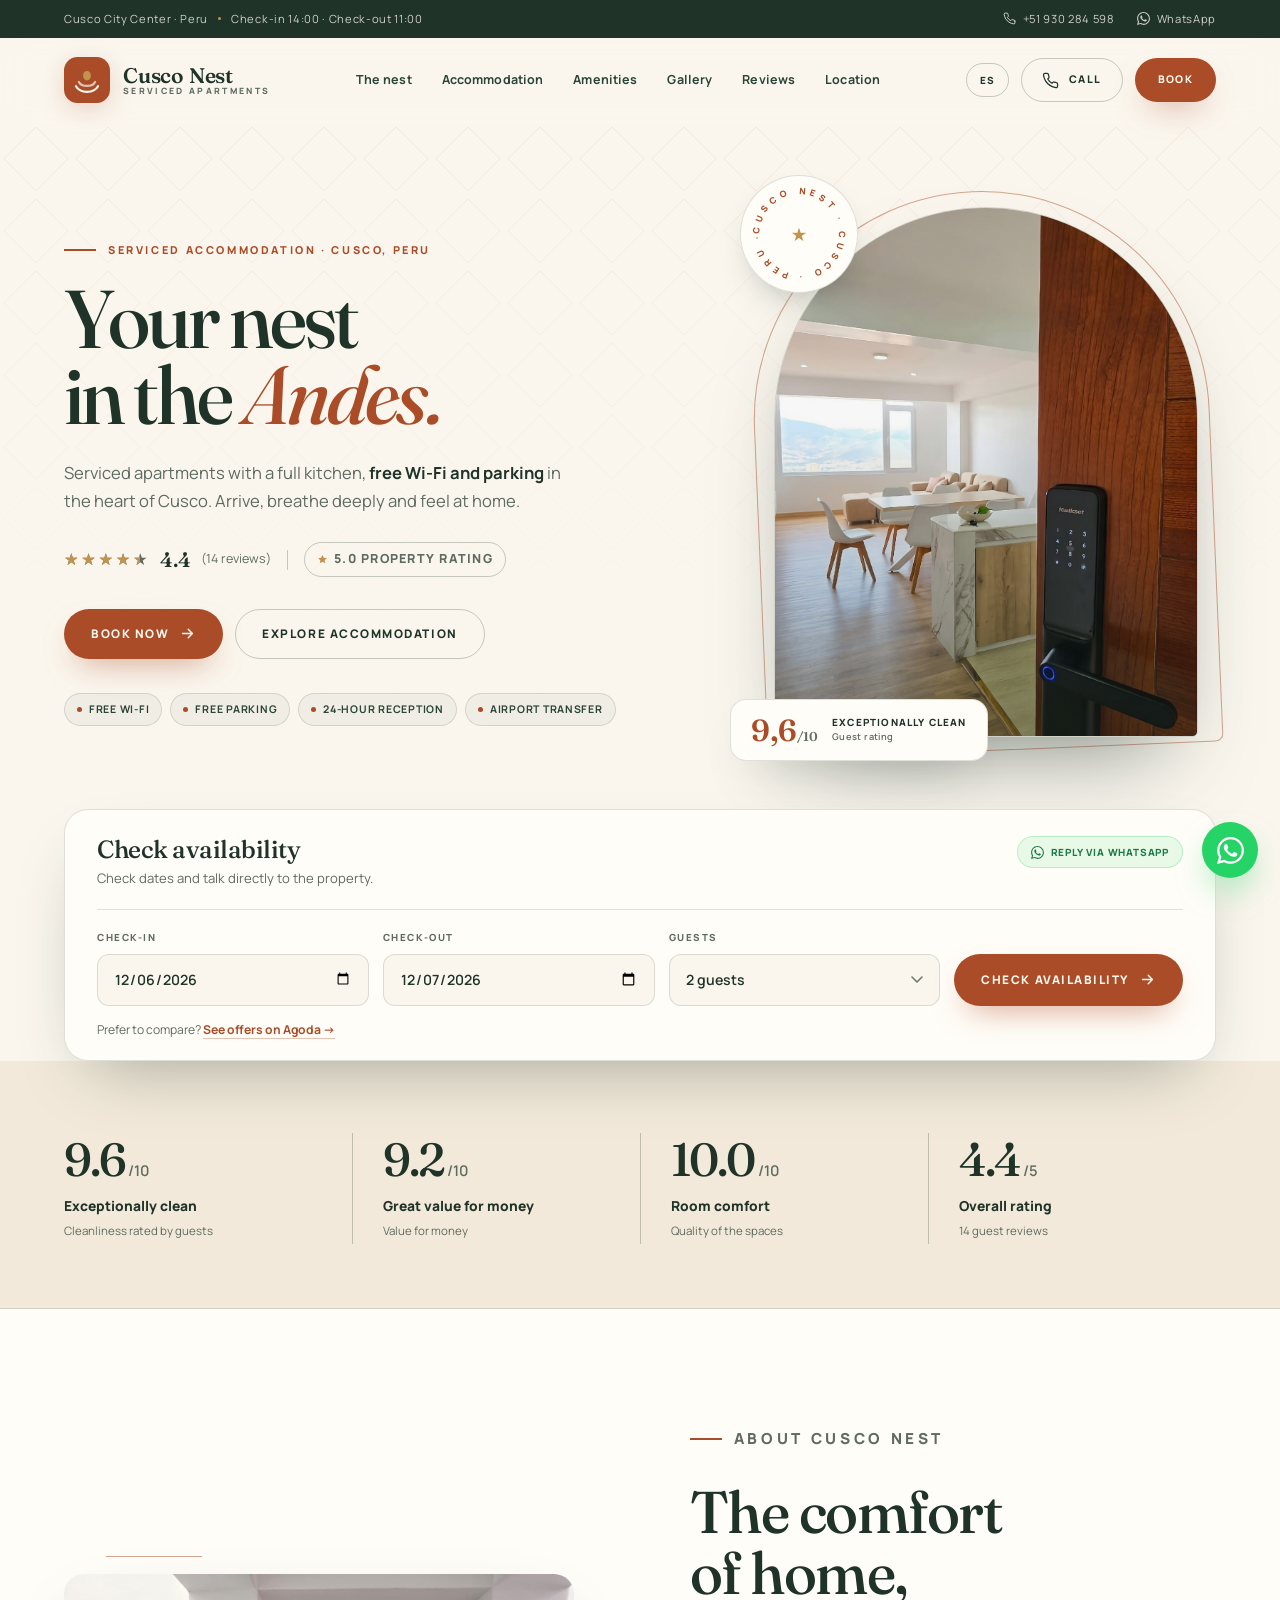
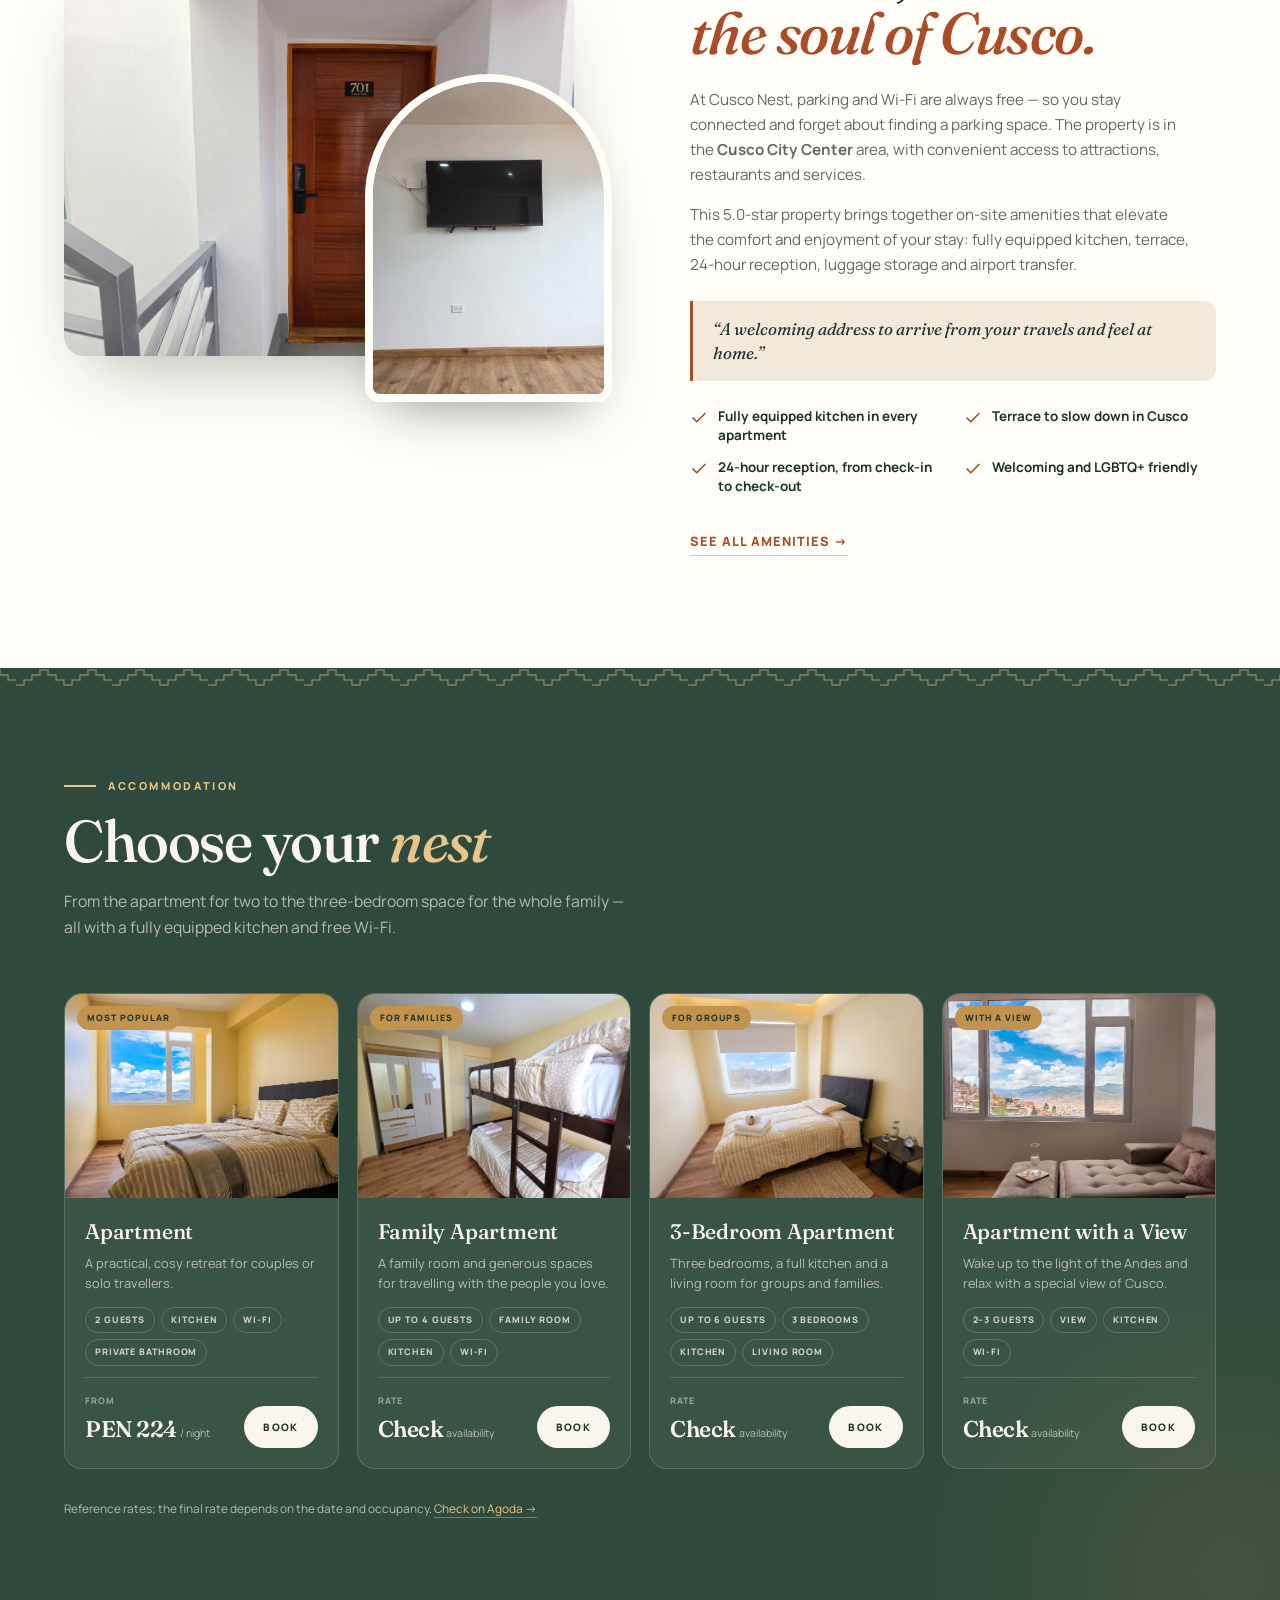
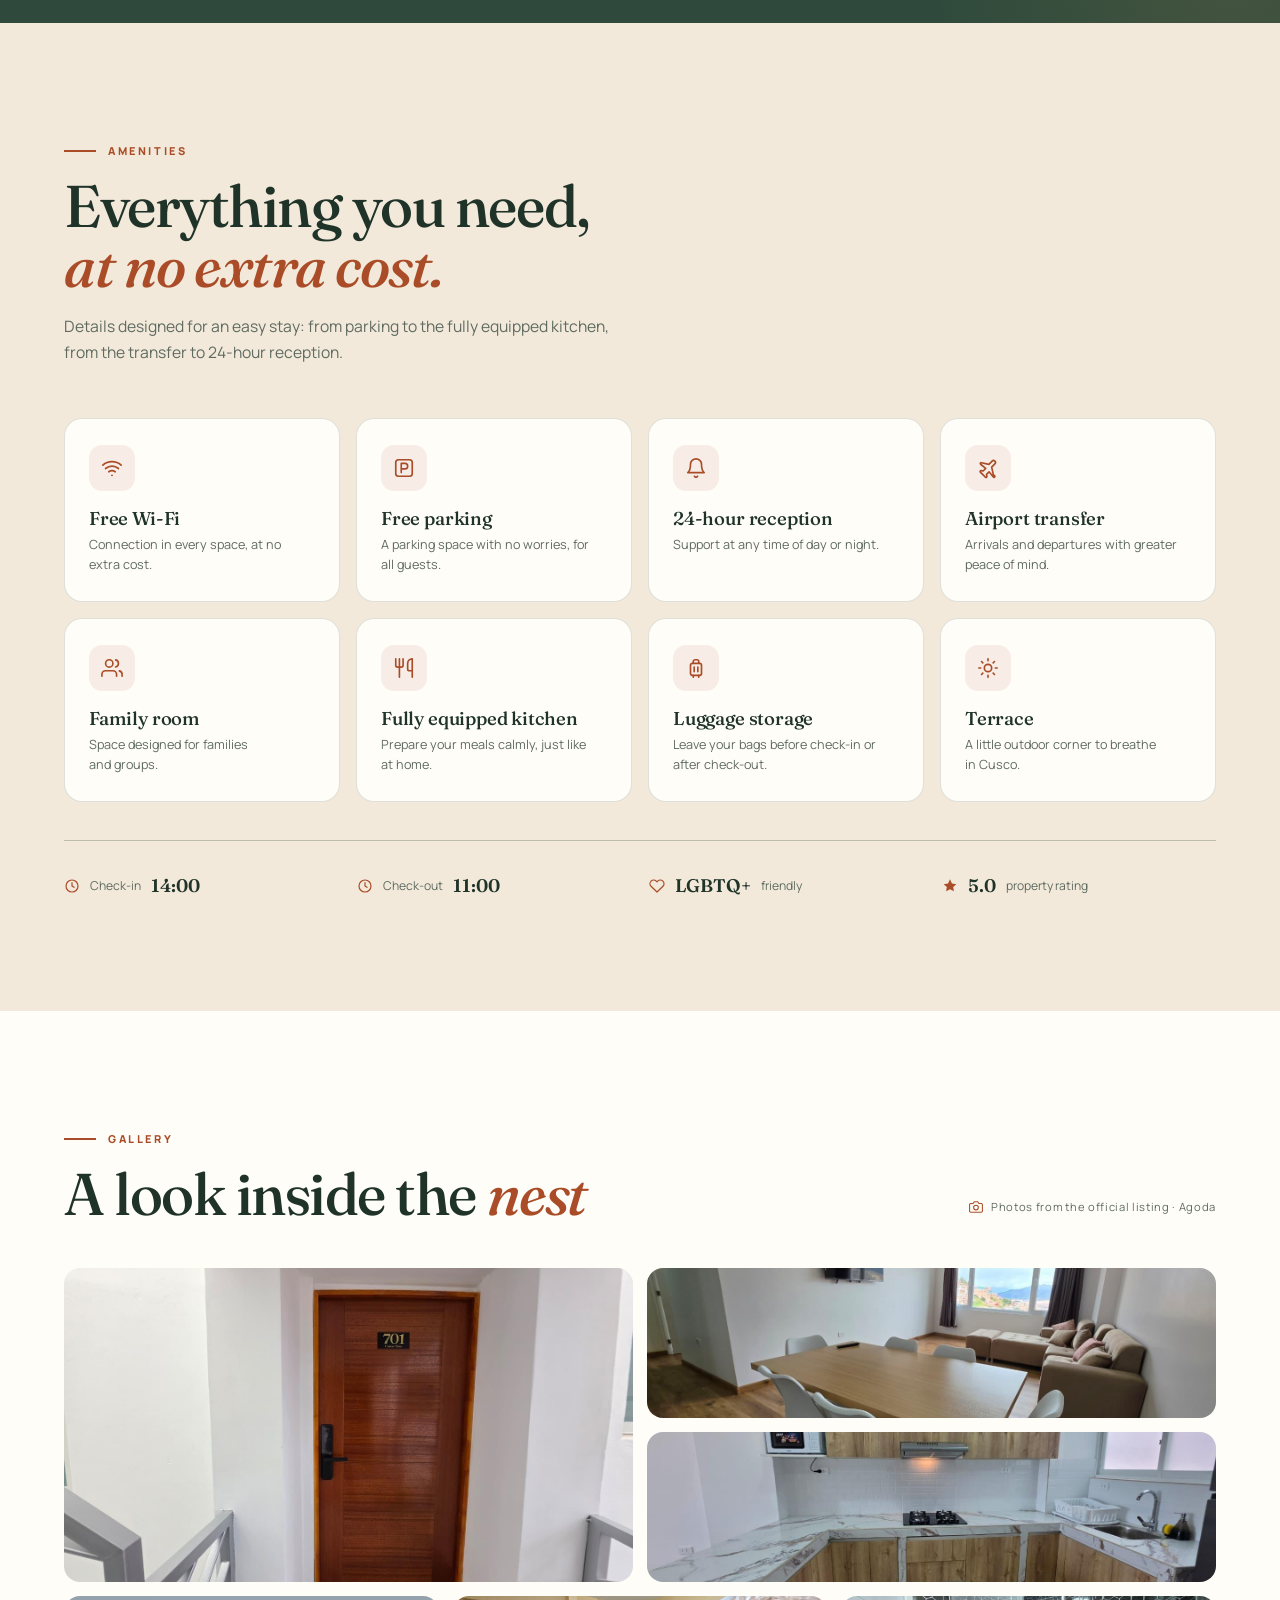
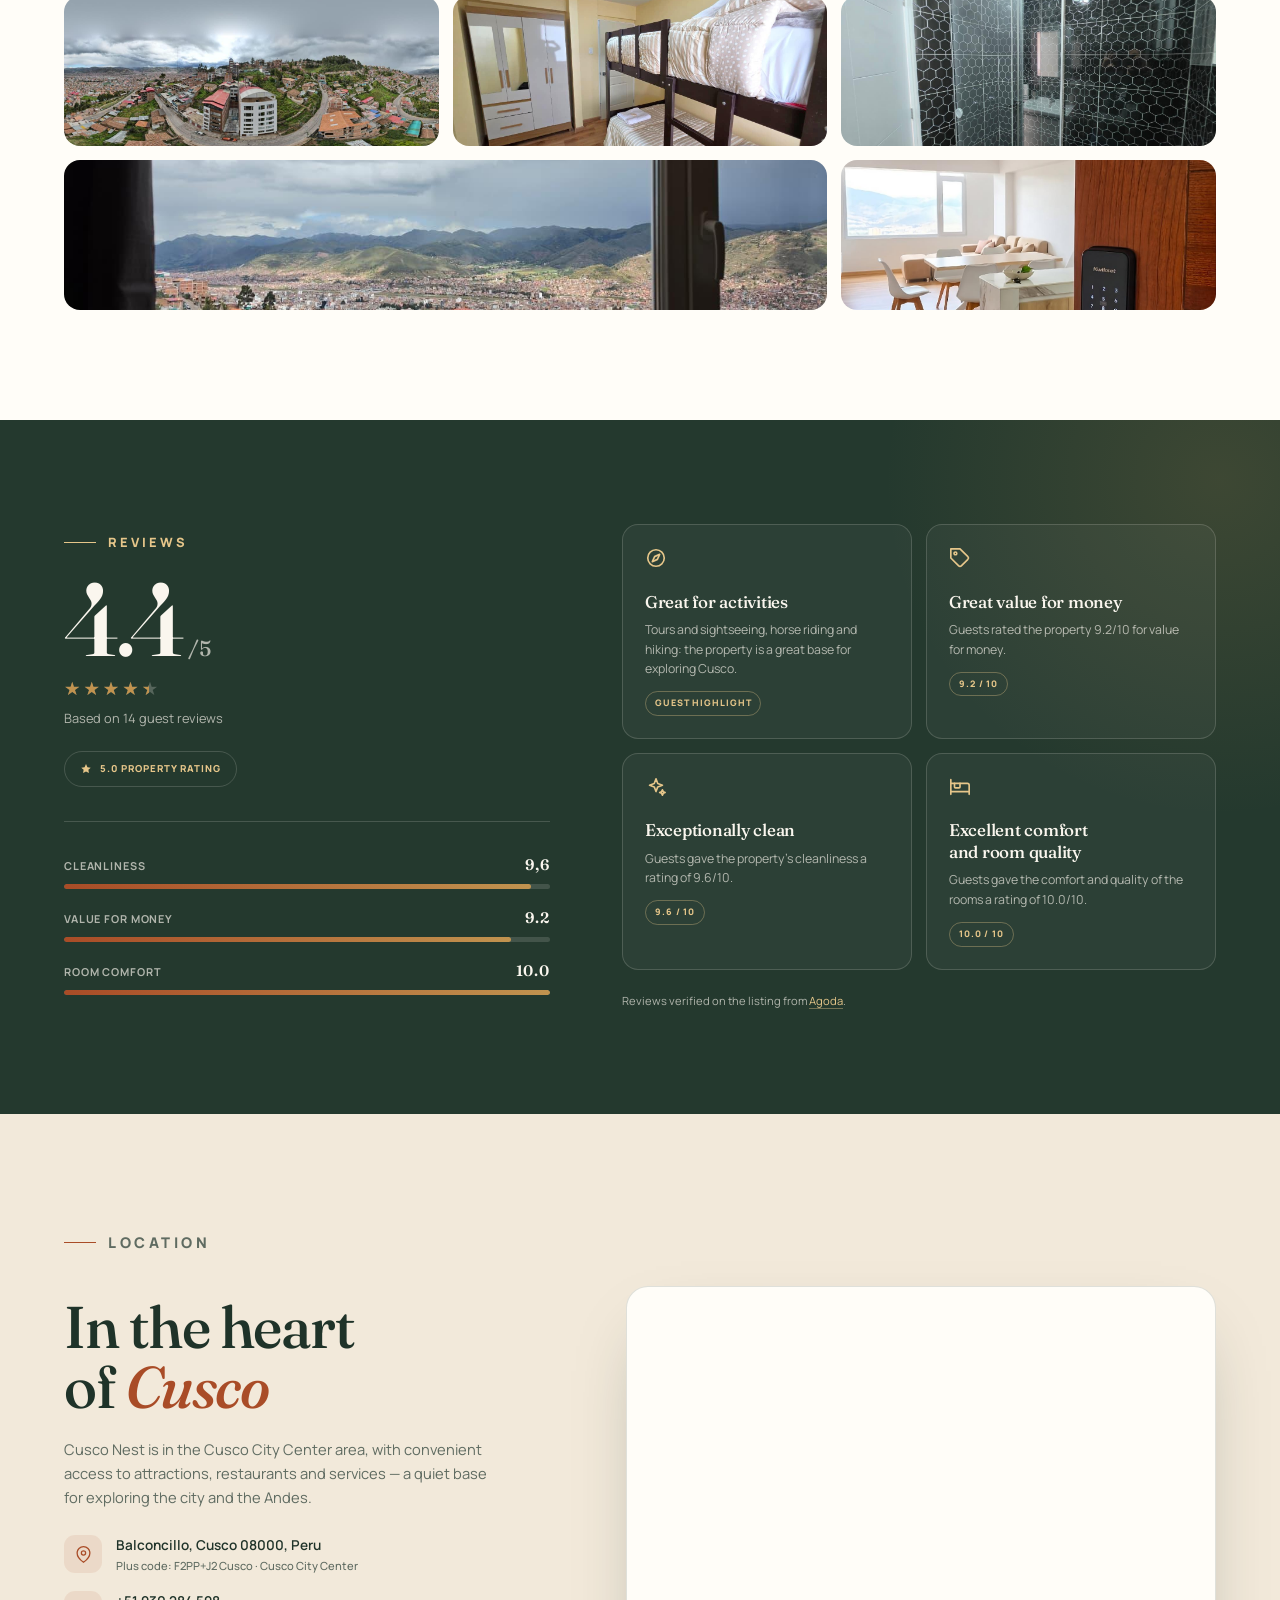
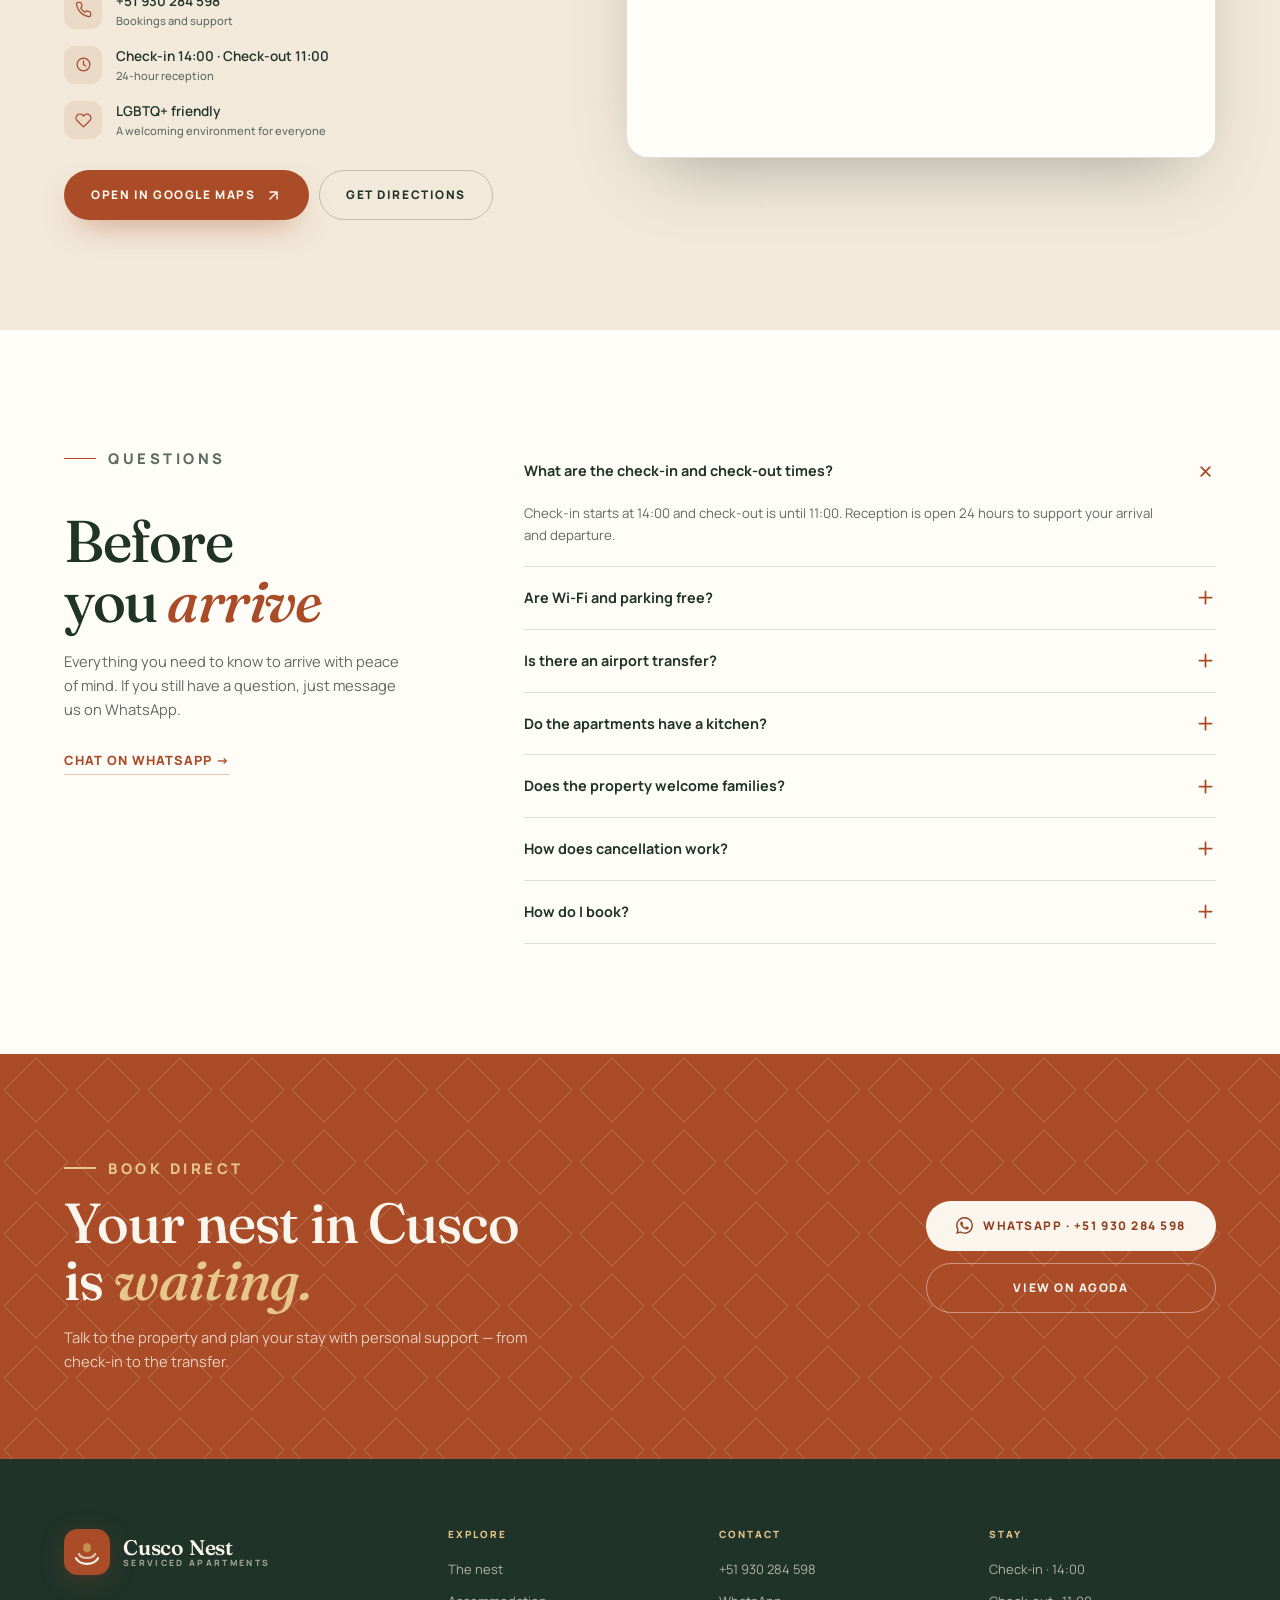
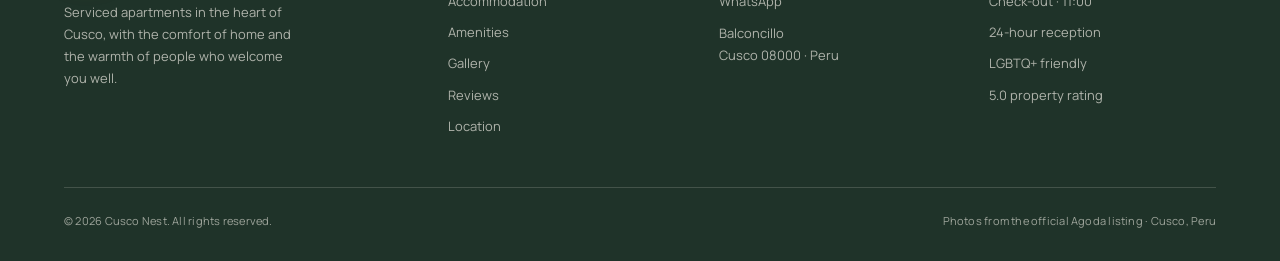
<file: en.html>
<!DOCTYPE html>
<html lang="en">
<head>
<meta charset="UTF-8">
<meta name="viewport" content="width=device-width, initial-scale=1.0">
<title>Cusco Nest — Serviced apartments in central Cusco</title>
<meta name="description" content="Cusco Nest: serviced apartments in Cusco City Center, with kitchen, Wi-Fi and free parking, 24-hour reception and airport transfer.">
<meta name="theme-color" content="#faf6ee">
<meta property="og:type" content="website">
<meta property="og:title" content="Cusco Nest — Your nest in the Andes">
<meta property="og:description" content="Serviced apartments in the heart of Cusco, with kitchen, Wi-Fi and free parking. 24-hour reception and airport transfer.">
<meta property="og:image" content="assets/img/exterior.jpg">
<meta property="og:locale" content="en_US">
<link rel="icon" href="data:image/svg+xml,%3Csvg xmlns='http://www.w3.org/2000/svg' viewBox='0 0 48 48'%3E%3Crect width='48' height='48' rx='12' fill='%23b2532c'/%3E%3Cpath d='M12 29c2 4 6.5 6.5 12 6.5S34 33 36 29M15 25c1.5 2.8 5 4.6 9 4.6s7.5-1.8 9-4.6' fill='none' stroke='%23faf6ee' stroke-width='2.6' stroke-linecap='round'/%3E%3Cellipse cx='24' cy='19' rx='4' ry='4.8' fill='%23c1934f'/%3E%3C/svg%3E">
<link rel="preconnect" href="https://fonts.googleapis.com">
<link rel="preconnect" href="https://fonts.gstatic.com" crossorigin>
<link href="https://fonts.googleapis.com/css2?family=Fraunces:ital,opsz,wght@0,9..144,300;0,9..144,400;0,9..144,500;0,9..144,600;1,9..144,300;1,9..144,400;1,9..144,500&family=Manrope:wght@400;500;600;700;800&display=swap" rel="stylesheet">
<link rel="stylesheet" href="assets/css/styles.css">
<script type="application/ld+json">
{
  "@context": "https://schema.org",
  "@type": "LodgingBusiness",
  "name": "Cusco Nest",
  "description": "Serviced apartments in Cusco City Center, with fully equipped kitchen, Wi-Fi and free parking, 24-hour reception and airport transfer.",
  "image": "assets/img/exterior.jpg",
  "telephone": "+51930284598",
  "priceRange": "PEN 224+",
  "address": {
    "@type": "PostalAddress",
    "streetAddress": "Balconcillo",
    "addressLocality": "Cusco",
    "addressRegion": "Cusco",
    "postalCode": "08000",
    "addressCountry": "PE"
  },
  "geo": {
    "@type": "GeoCoordinates",
    "latitude": -13.5134309,
    "longitude": -71.9648925
  },
  "checkinTime": "14:00",
  "checkoutTime": "11:00",
  "aggregateRating": {
    "@type": "AggregateRating",
    "ratingValue": "4.4",
    "reviewCount": "14"
  },
  "amenityFeature": [
    { "@type": "LocationFeatureSpecification", "name": "Free Wi-Fi", "value": true },
    { "@type": "LocationFeatureSpecification", "name": "Free parking", "value": true },
    { "@type": "LocationFeatureSpecification", "name": "24-hour reception", "value": true },
    { "@type": "LocationFeatureSpecification", "name": "Airport transfer", "value": true },
    { "@type": "LocationFeatureSpecification", "name": "Family room", "value": true },
    { "@type": "LocationFeatureSpecification", "name": "Kitchen", "value": true },
    { "@type": "LocationFeatureSpecification", "name": "Terrace", "value": true }
  ]
}
</script>
<link rel="alternate" hreflang="es" href="index.html">
<link rel="alternate" hreflang="en" href="en.html">
<link rel="alternate" hreflang="x-default" href="index.html">
</head>
<body>

<a class="skip-link" href="#conteudo">Skip to content</a>

<!-- ============================ TOP BAR ============================ -->
<div class="topbar">
  <div class="container topbar-inner">
    <p>Cusco City Center · Peru <span class="dot"></span> <span class="schedule">Check-in 14:00 · Check-out 11:00</span></p>
    <div class="topbar-links">
      <a class="topbar-phone" href="tel:+51930284598">
        <svg viewBox="0 0 24 24" fill="none" stroke="currentColor" stroke-width="1.8" stroke-linecap="round" stroke-linejoin="round" aria-hidden="true"><path d="M22 16.92v3a2 2 0 0 1-2.18 2 19.79 19.79 0 0 1-8.63-3.07 19.5 19.5 0 0 1-6-6A19.79 19.79 0 0 1 2.12 4.18 2 2 0 0 1 4.11 2h3a2 2 0 0 1 2 1.72c.13.96.36 1.9.7 2.81a2 2 0 0 1-.45 2.11L8.09 9.91a16 16 0 0 0 6 6l1.27-1.27a2 2 0 0 1 2.11-.45c.91.34 1.85.57 2.81.7A2 2 0 0 1 22 16.92z"/></svg>
        +51 930 284 598
      </a>
      <a href="https://wa.me/51930284598?text=Hi!%20I%27d%20like%20to%20know%20more%20about%20Cusco%20Nest." target="_blank" rel="noopener">
        <svg viewBox="0 0 24 24" fill="currentColor" aria-hidden="true"><path d="M17.472 14.382c-.297-.149-1.758-.867-2.03-.967-.273-.099-.471-.148-.67.15-.197.297-.767.966-.94 1.164-.173.199-.347.223-.644.075-.297-.15-1.255-.463-2.39-1.475-.883-.788-1.48-1.761-1.653-2.059-.173-.297-.018-.458.13-.606.134-.133.298-.347.446-.52.149-.174.198-.298.298-.497.099-.198.05-.371-.025-.52-.075-.149-.669-1.612-.916-2.207-.242-.579-.487-.5-.669-.51-.173-.008-.371-.01-.57-.01-.198 0-.52.074-.792.372-.272.297-1.04 1.016-1.04 2.479 0 1.462 1.065 2.875 1.213 3.074.149.198 2.096 3.2 5.077 4.487.709.306 1.262.489 1.694.625.712.227 1.36.195 1.871.118.571-.085 1.758-.719 2.006-1.413.248-.694.248-1.289.173-1.413-.074-.124-.272-.198-.57-.347m-5.421 7.403h-.004a9.87 9.87 0 0 1-5.031-1.378l-.361-.214-3.741.982.998-3.648-.235-.374a9.86 9.86 0 0 1-1.51-5.26c.001-5.45 4.436-9.884 9.888-9.884 2.64 0 5.122 1.03 6.988 2.898a9.825 9.825 0 0 1 2.893 6.994c-.003 5.45-4.437 9.884-9.885 9.884m8.413-18.297A11.815 11.815 0 0 0 12.05 0C5.495 0 .16 5.335.157 11.892c0 2.096.547 4.142 1.588 5.945L.057 24l6.305-1.654a11.882 11.882 0 0 0 5.683 1.448h.005c6.554 0 11.89-5.335 11.893-11.893a11.821 11.821 0 0 0-3.48-8.413z"/></svg>
        WhatsApp
      </a>
    </div>
  </div>
</div>

<!-- ============================ HEADER ============================ -->
<header class="site-header" id="header">
  <div class="container header-inner">
    <a class="brand" href="#inicio">
      <svg class="brand-mark" viewBox="0 0 48 48" aria-hidden="true">
        <rect width="48" height="48" rx="14" fill="currentColor"/>
        <g fill="none" stroke="#faf6ee" stroke-width="2.3" stroke-linecap="round">
          <path d="M12.5 30.5c2 3.6 6.3 5.8 11.5 5.8s9.5-2.2 11.5-5.8"/>
          <path d="M15.5 26c1.4 2.6 4.5 4.2 8.5 4.2s7.1-1.6 8.5-4.2" opacity=".7"/>
        </g>
        <ellipse cx="24" cy="19.5" rx="4.1" ry="4.9" fill="#c1934f"/>
      </svg>
      <span class="brand-text"><strong>Cusco Nest</strong><small>Serviced Apartments</small></span>
    </a>

    <nav class="main-nav" aria-label="Main navigation">
      <a href="#sobre">The nest</a>
      <a href="#acomodacoes">Accommodation</a>
      <a href="#comodidades">Amenities</a>
      <a href="#galeria">Gallery</a>
      <a href="#avaliacoes">Reviews</a>
      <a href="#localizacao">Location</a>
    </nav>

    <div class="header-actions">
      <a class="lang-switch" href="index.html" hreflang="es" lang="es" title="Ver el sitio en español">ES</a>
      <a class="btn btn-ghost header-phone" href="tel:+51930284598">
        <svg viewBox="0 0 24 24" fill="none" stroke="currentColor" stroke-width="1.8" stroke-linecap="round" stroke-linejoin="round" aria-hidden="true"><path d="M22 16.92v3a2 2 0 0 1-2.18 2 19.79 19.79 0 0 1-8.63-3.07 19.5 19.5 0 0 1-6-6A19.79 19.79 0 0 1 2.12 4.18 2 2 0 0 1 4.11 2h3a2 2 0 0 1 2 1.72c.13.96.36 1.9.7 2.81a2 2 0 0 1-.45 2.11L8.09 9.91a16 16 0 0 0 6 6l1.27-1.27a2 2 0 0 1 2.11-.45c.91.34 1.85.57 2.81.7A2 2 0 0 1 22 16.92z"/></svg>
        Call
      </a>
      <a class="btn btn-primary" href="#reservar">Book</a>
      <button class="menu-toggle" id="menuToggle" aria-label="Open menu" aria-expanded="false" aria-controls="mobileMenu">
        <span></span><span></span><span></span>
      </button>
    </div>
  </div>
</header>

<!-- ============================ MOBILE MENU ============================ -->
<div class="mobile-menu" id="mobileMenu" aria-hidden="true">
  <div class="mobile-top">
    <a class="brand" href="#inicio">
      <svg class="brand-mark" viewBox="0 0 48 48" aria-hidden="true">
        <rect width="48" height="48" rx="14" fill="currentColor"/>
        <g fill="none" stroke="#faf6ee" stroke-width="2.3" stroke-linecap="round">
          <path d="M12.5 30.5c2 3.6 6.3 5.8 11.5 5.8s9.5-2.2 11.5-5.8"/>
          <path d="M15.5 26c1.4 2.6 4.5 4.2 8.5 4.2s7.1-1.6 8.5-4.2" opacity=".7"/>
        </g>
        <ellipse cx="24" cy="19.5" rx="4.1" ry="4.9" fill="#c1934f"/>
      </svg>
      <span class="brand-text"><strong>Cusco Nest</strong><small>Serviced Apartments</small></span>
    </a>
    <a class="lang-switch" href="index.html" hreflang="es" lang="es" title="Ver el sitio en español">ES</a>
    <button class="mobile-close" id="menuClose" aria-label="Close menu">
      <svg viewBox="0 0 24 24" fill="none" stroke="currentColor" stroke-width="2" stroke-linecap="round" aria-hidden="true"><path d="M18 6 6 18M6 6l12 12"/></svg>
    </button>
  </div>
  <nav class="mobile-nav" aria-label="Mobile menu">
    <a href="#sobre">The nest</a>
    <a href="#acomodacoes">Accommodation</a>
    <a href="#comodidades">Amenities</a>
    <a href="#galeria">Gallery</a>
    <a href="#avaliacoes">Reviews</a>
    <a href="#localizacao">Location</a>
  </nav>
  <div class="mobile-meta">
    <a class="btn btn-primary" href="https://wa.me/51930284598?text=Hi!%20I%27d%20like%20to%20book%20at%20Cusco%20Nest." target="_blank" rel="noopener">Book via WhatsApp</a>
    <p>+51 930 284 598 · Check-in 14:00 · Check-out 11:00</p>
  </div>
</div>

<main id="conteudo">

<!-- ============================ HERO ============================ -->
<section class="hero weave" id="inicio">
  <div class="container hero-grid">
    <div class="hero-copy">
      <p class="eyebrow reveal">Serviced accommodation · Cusco, Peru</p>
      <h1 class="reveal d1">Your nest<br>in the <em>Andes.</em></h1>
      <p class="hero-lead reveal d2">
        Serviced apartments with a full kitchen, <strong>free Wi-Fi and parking</strong>
        in the heart of Cusco. Arrive, breathe deeply and feel at home.
      </p>

      <div class="hero-rating reveal d2">
        <span class="stars" style="--fill:88%" role="img" aria-label="4.4 out of 5 stars">★★★★★</span>
        <strong>4.4</strong>
        <span>(14 reviews)</span>
        <span class="sep" aria-hidden="true"></span>
        <span class="prop-pill">
          <svg viewBox="0 0 24 24" fill="currentColor" aria-hidden="true"><path d="m12 2 2.9 6.26 6.6 1.01-4.75 4.38 1.12 6.35L12 16.9 6.13 20l1.12-6.35L2.5 9.27l6.6-1.01L12 2z"/></svg>
          5.0 property rating
        </span>
      </div>

      <div class="hero-actions reveal d3">
        <a class="btn btn-primary" href="#reservar">
          Book now
          <svg viewBox="0 0 24 24" fill="none" stroke="currentColor" stroke-width="2" stroke-linecap="round" stroke-linejoin="round" aria-hidden="true"><path d="M5 12h14M13 6l6 6-6 6"/></svg>
        </a>
        <a class="btn btn-ghost" href="#acomodacoes">Explore accommodation</a>
      </div>

      <ul class="hero-chips reveal d3">
        <li>Free Wi-Fi</li>
        <li>Free parking</li>
        <li>24-hour reception</li>
        <li>Airport transfer</li>
      </ul>
    </div>

    <div class="hero-media reveal d1">
      <div class="hero-frame" aria-hidden="true"></div>
      <div class="hero-arch">
        <img src="assets/img/hero.jpg" alt="Cosy interior of Cusco Nest" width="1186" height="1536" fetchpriority="high">
      </div>
      <div class="hero-stamp" aria-hidden="true">
        <svg viewBox="0 0 120 120">
          <defs><path id="stampPath" d="M60,60 m-45,0 a45,45 0 1,1 90,0 a45,45 0 1,1 -90,0"/></defs>
          <text>
            <textPath href="#stampPath" startOffset="0" textLength="281" lengthAdjust="spacing">CUSCO NEST · CUSCO · PERU ·</textPath>
          </text>
        </svg>
        <span class="stamp-star">★</span>
      </div>
      <div class="float-card">
        <span class="float-score">9,6<small>/10</small></span>
        <span class="float-label">Exceptionally clean<small>Guest rating</small></span>
      </div>
    </div>
  </div>
</section>

<!-- ============================ BOOKING ============================ -->
<section class="booking" id="reservar" aria-label="Check availability">
  <div class="container">
    <form class="booking-card reveal" id="bookingForm">
      <div class="booking-head">
        <div>
          <h2>Check availability</h2>
          <p>Check dates and talk directly to the property.</p>
        </div>
        <span class="booking-pill">
          <svg viewBox="0 0 24 24" fill="currentColor" aria-hidden="true"><path d="M17.472 14.382c-.297-.149-1.758-.867-2.03-.967-.273-.099-.471-.148-.67.15-.197.297-.767.966-.94 1.164-.173.199-.347.223-.644.075-.297-.15-1.255-.463-2.39-1.475-.883-.788-1.48-1.761-1.653-2.059-.173-.297-.018-.458.13-.606.134-.133.298-.347.446-.52.149-.174.198-.298.298-.497.099-.198.05-.371-.025-.52-.075-.149-.669-1.612-.916-2.207-.242-.579-.487-.5-.669-.51-.173-.008-.371-.01-.57-.01-.198 0-.52.074-.792.372-.272.297-1.04 1.016-1.04 2.479 0 1.462 1.065 2.875 1.213 3.074.149.198 2.096 3.2 5.077 4.487.709.306 1.262.489 1.694.625.712.227 1.36.195 1.871.118.571-.085 1.758-.719 2.006-1.413.248-.694.248-1.289.173-1.413-.074-.124-.272-.198-.57-.347m-5.421 7.403h-.004a9.87 9.87 0 0 1-5.031-1.378l-.361-.214-3.741.982.998-3.648-.235-.374a9.86 9.86 0 0 1-1.51-5.26c.001-5.45 4.436-9.884 9.888-9.884 2.64 0 5.122 1.03 6.988 2.898a9.825 9.825 0 0 1 2.893 6.994c-.003 5.45-4.437 9.884-9.885 9.884m8.413-18.297A11.815 11.815 0 0 0 12.05 0C5.495 0 .16 5.335.157 11.892c0 2.096.547 4.142 1.588 5.945L.057 24l6.305-1.654a11.882 11.882 0 0 0 5.683 1.448h.005c6.554 0 11.89-5.335 11.893-11.893a11.821 11.821 0 0 0-3.48-8.413z"/></svg>
          Reply via WhatsApp
        </span>
      </div>

      <div class="booking-fields">
        <label class="field">
          <span>Check-in</span>
          <input type="date" id="checkin" name="checkin" required aria-label="Check-in date">
        </label>
        <label class="field">
          <span>Check-out</span>
          <input type="date" id="checkout" name="checkout" required aria-label="Check-out date">
        </label>
        <label class="field">
          <span>Guests</span>
          <select id="guests" name="guests" aria-label="Number of guests">
            <option value="1">1 guest</option>
            <option value="2" selected>2 guests</option>
            <option value="3">3 guests</option>
            <option value="4">4 guests</option>
            <option value="5">5 guests</option>
            <option value="6">6 guests</option>
          </select>
        </label>
        <button class="btn btn-primary" type="submit">
          Check availability
          <svg viewBox="0 0 24 24" fill="none" stroke="currentColor" stroke-width="2" stroke-linecap="round" stroke-linejoin="round" aria-hidden="true"><path d="M5 12h14M13 6l6 6-6 6"/></svg>
        </button>
      </div>

      <p class="booking-alt">Prefer to compare? <a href="https://www.agoda.com/en-us/cusco-nest/hotel/cusco-pe.html?cid=1917614&amp;currencyCode=PEN" target="_blank" rel="noopener">See offers on Agoda →</a></p>
    </form>
  </div>
</section>

<!-- ============================ HIGHLIGHTS ============================ -->
<section class="highlights" aria-label="Guest highlights">
  <div class="container">
    <div class="highlights-grid">
      <div class="highlight reveal">
        <div class="hl-num"><span data-count="9.6" data-decimals="1">0</span><small>/10</small></div>
        <div class="hl-title">Exceptionally clean</div>
        <div class="hl-sub">Cleanliness rated by guests</div>
      </div>
      <div class="highlight reveal d1">
        <div class="hl-num"><span data-count="9.2" data-decimals="1">0</span><small>/10</small></div>
        <div class="hl-title">Great value for money</div>
        <div class="hl-sub">Value for money</div>
      </div>
      <div class="highlight reveal d2">
        <div class="hl-num"><span data-count="10" data-decimals="1">0</span><small>/10</small></div>
        <div class="hl-title">Room comfort</div>
        <div class="hl-sub">Quality of the spaces</div>
      </div>
      <div class="highlight reveal d3">
        <div class="hl-num"><span data-count="4.4" data-decimals="1">0</span><small>/5</small></div>
        <div class="hl-title">Overall rating</div>
        <div class="hl-sub">14 guest reviews</div>
      </div>
    </div>
  </div>
</section>

<!-- ============================ ABOUT ============================ -->
<section class="about" id="sobre">
  <div class="container about-grid">
    <div class="about-media reveal">
      <div class="about-img-main">
        <img src="assets/img/exterior.jpg" alt="Exterior view of Cusco Nest, in Cusco" width="1280" height="960" loading="lazy">
      </div>
      <div class="about-img-small">
        <img src="assets/img/living-2.jpg" alt="Shared living room and TV at Cusco Nest" width="1280" height="960" loading="lazy">
      </div>
    </div>

    <div class="about-copy">
      <p class="eyebrow reveal">About Cusco Nest</p>
      <h2 class="section-title reveal d1">The comfort of home,<br><em>the soul of Cusco.</em></h2>
      <p class="reveal d2">
        At Cusco Nest, parking and Wi-Fi are always free — so you stay connected and forget about finding a parking space. The property is in the
        <strong>Cusco City Center</strong> area, with convenient access to attractions, restaurants and services.
      </p>
      <p class="reveal d2">
        This 5.0-star property brings together on-site amenities that elevate the comfort and enjoyment of your stay: fully equipped kitchen, terrace, 24-hour reception, luggage storage and airport transfer.
      </p>

      <blockquote class="about-quote reveal d3">
        “A welcoming address to arrive from your travels and feel at home.”
      </blockquote>

      <ul class="about-list reveal d3">
        <li>
          <svg viewBox="0 0 24 24" fill="none" stroke="currentColor" stroke-width="2.2" stroke-linecap="round" stroke-linejoin="round" aria-hidden="true"><path d="M20 6 9 17l-5-5"/></svg>
          Fully equipped kitchen in every apartment
        </li>
        <li>
          <svg viewBox="0 0 24 24" fill="none" stroke="currentColor" stroke-width="2.2" stroke-linecap="round" stroke-linejoin="round" aria-hidden="true"><path d="M20 6 9 17l-5-5"/></svg>
          Terrace to slow down in Cusco
        </li>
        <li>
          <svg viewBox="0 0 24 24" fill="none" stroke="currentColor" stroke-width="2.2" stroke-linecap="round" stroke-linejoin="round" aria-hidden="true"><path d="M20 6 9 17l-5-5"/></svg>
          24-hour reception, from check-in to check-out
        </li>
        <li>
          <svg viewBox="0 0 24 24" fill="none" stroke="currentColor" stroke-width="2.2" stroke-linecap="round" stroke-linejoin="round" aria-hidden="true"><path d="M20 6 9 17l-5-5"/></svg>
          Welcoming and LGBTQ+ friendly
        </li>
      </ul>

      <a class="text-link reveal d3" href="#comodidades">See all amenities →</a>
    </div>
  </div>
</section>

<!-- ============================ ACCOMMODATIONS ============================ -->
<section class="rooms" id="acomodacoes">
  <div class="motif motif--light" aria-hidden="true"></div>
  <div class="container">
    <div class="section-head section-head--light">
      <p class="eyebrow reveal">Accommodation</p>
      <h2 class="section-title reveal d1">Choose your <em>nest</em></h2>
      <p class="section-sub reveal d2">From the apartment for two to the three-bedroom space for the whole family — all with a fully equipped kitchen and free Wi-Fi.</p>
    </div>

    <div class="rooms-grid">
      <article class="room-card reveal">
        <div class="room-img">
          <span class="room-tag">Most popular</span>
          <img src="assets/img/room-1.jpg" alt="Apartment at Cusco Nest" width="1280" height="931" loading="lazy">
        </div>
        <div class="room-body">
          <h3>Apartment</h3>
          <p>A practical, cosy retreat for couples or solo travellers.</p>
          <ul class="room-feats">
            <li>2 guests</li>
            <li>Kitchen</li>
            <li>Wi-Fi</li>
            <li>Private bathroom</li>
          </ul>
          <div class="room-foot">
            <div class="room-price">
              <small>From</small>
              <strong>PEN 224</strong> <span>/ night</span>
            </div>
            <a class="btn btn-room" href="https://wa.me/51930284598?text=Hi!%20I%27d%20like%20to%20book%20the%20Apartment%20at%20Cusco%20Nest." target="_blank" rel="noopener">Book</a>
          </div>
        </div>
      </article>

      <article class="room-card reveal d1">
        <div class="room-img">
          <span class="room-tag">For families</span>
          <img src="assets/img/room-family.jpg" alt="Family room at Cusco Nest" width="1280" height="960" loading="lazy">
        </div>
        <div class="room-body">
          <h3>Family Apartment</h3>
          <p>A family room and generous spaces for travelling with the people you love.</p>
          <ul class="room-feats">
            <li>Up to 4 guests</li>
            <li>Family room</li>
            <li>Kitchen</li>
            <li>Wi-Fi</li>
          </ul>
          <div class="room-foot">
            <div class="room-price">
              <small>Rate</small>
              <strong>Check</strong> <span>availability</span>
            </div>
            <a class="btn btn-room" href="https://wa.me/51930284598?text=Hi!%20I%27d%20like%20to%20book%20the%20Family%20Apartment%20at%20Cusco%20Nest." target="_blank" rel="noopener">Book</a>
          </div>
        </div>
      </article>

      <article class="room-card reveal d2">
        <div class="room-img">
          <span class="room-tag">For groups</span>
          <img src="assets/img/room-bed.jpg" alt="Bedroom in the three-bedroom apartment at Cusco Nest" width="1280" height="926" loading="lazy">
        </div>
        <div class="room-body">
          <h3>3-Bedroom Apartment</h3>
          <p>Three bedrooms, a full kitchen and a living room for groups and families.</p>
          <ul class="room-feats">
            <li>Up to 6 guests</li>
            <li>3 bedrooms</li>
            <li>Kitchen</li>
            <li>Living room</li>
          </ul>
          <div class="room-foot">
            <div class="room-price">
              <small>Rate</small>
              <strong>Check</strong> <span>availability</span>
            </div>
            <a class="btn btn-room" href="https://wa.me/51930284598?text=Hi!%20I%27d%20like%20to%20book%20the%203-Bedroom%20Apartment%20at%20Cusco%20Nest." target="_blank" rel="noopener">Book</a>
          </div>
        </div>
      </article>

      <article class="room-card reveal d3">
        <div class="room-img">
          <span class="room-tag">With a view</span>
          <img src="assets/img/room-view.jpg" alt="View from the three-bedroom apartment at Cusco Nest" width="1280" height="923" loading="lazy">
        </div>
        <div class="room-body">
          <h3>Apartment with a View</h3>
          <p>Wake up to the light of the Andes and relax with a special view of Cusco.</p>
          <ul class="room-feats">
            <li>2–3 guests</li>
            <li>View</li>
            <li>Kitchen</li>
            <li>Wi-Fi</li>
          </ul>
          <div class="room-foot">
            <div class="room-price">
              <small>Rate</small>
              <strong>Check</strong> <span>availability</span>
            </div>
            <a class="btn btn-room" href="https://wa.me/51930284598?text=Hi!%20I%27d%20like%20to%20book%20the%20Apartment%20with%20a%20View%20at%20Cusco%20Nest." target="_blank" rel="noopener">Book</a>
          </div>
        </div>
      </article>
    </div>

    <p class="rooms-note reveal">Reference rates; the final rate depends on the date and occupancy. <a href="https://www.agoda.com/en-us/cusco-nest/hotel/cusco-pe.html?cid=1917614&amp;currencyCode=PEN" target="_blank" rel="noopener">Check on Agoda →</a></p>
  </div>
</section>

<!-- ============================ AMENITIES ============================ -->
<section class="amenities" id="comodidades">
  <div class="container">
    <div class="section-head">
      <p class="eyebrow reveal">Amenities</p>
      <h2 class="section-title reveal d1">Everything you need,<br><em>at no extra cost.</em></h2>
      <p class="section-sub reveal d2">Details designed for an easy stay: from parking to the fully equipped kitchen, from the transfer to 24-hour reception.</p>
    </div>

    <div class="amenities-grid">
      <article class="amenity reveal">
        <div class="amenity-icon">
          <svg viewBox="0 0 24 24" fill="none" stroke="currentColor" stroke-width="1.8" stroke-linecap="round" stroke-linejoin="round" aria-hidden="true"><path d="M5 12.55a11 11 0 0 1 14.08 0M8.53 16.11a6 6 0 0 1 6.95 0M2 8.82a15 15 0 0 1 20 0"/><circle cx="12" cy="20" r="1" fill="currentColor" stroke="none"/></svg>
        </div>
        <h3>Free Wi-Fi</h3>
        <p>Connection in every space, at no extra cost.</p>
      </article>

      <article class="amenity reveal d1">
        <div class="amenity-icon">
          <svg viewBox="0 0 24 24" fill="none" stroke="currentColor" stroke-width="1.8" stroke-linecap="round" stroke-linejoin="round" aria-hidden="true"><rect x="3" y="3" width="18" height="18" rx="3"/><path d="M9 17V7h4a3 3 0 0 1 0 6H9"/></svg>
        </div>
        <h3>Free parking</h3>
        <p>A parking space with no worries, for all guests.</p>
      </article>

      <article class="amenity reveal d2">
        <div class="amenity-icon">
          <svg viewBox="0 0 24 24" fill="none" stroke="currentColor" stroke-width="1.8" stroke-linecap="round" stroke-linejoin="round" aria-hidden="true"><path d="M18 8A6 6 0 0 0 6 8c0 7-3 9-3 9h18s-3-2-3-9M13.73 21a2 2 0 0 1-3.46 0"/></svg>
        </div>
        <h3>24-hour reception</h3>
        <p>Support at any time of day or night.</p>
      </article>

      <article class="amenity reveal d3">
        <div class="amenity-icon">
          <svg viewBox="0 0 24 24" fill="none" stroke="currentColor" stroke-width="1.8" stroke-linecap="round" stroke-linejoin="round" aria-hidden="true"><path d="M17.8 19.2 16 11l3.5-3.5a2.12 2.12 0 0 0-3-3L13 8 4.8 6.2a1 1 0 0 0-.9 1.7l5.6 4.6-2.8 2.8-2.2-.4a1 1 0 0 0-.9 1.6l2.8 2.8 2.8 2.8a1 1 0 0 0 1.6-.9l-.4-2.2 2.8-2.8 4.6 5.6a1 1 0 0 0 1.7-.9z"/></svg>
        </div>
        <h3>Airport transfer</h3>
        <p>Arrivals and departures with greater peace of mind.</p>
      </article>

      <article class="amenity reveal">
        <div class="amenity-icon">
          <svg viewBox="0 0 24 24" fill="none" stroke="currentColor" stroke-width="1.8" stroke-linecap="round" stroke-linejoin="round" aria-hidden="true"><path d="M17 21v-2a4 4 0 0 0-4-4H5a4 4 0 0 0-4 4v2"/><circle cx="9" cy="7" r="4"/><path d="M23 21v-2a4 4 0 0 0-3-3.87M16 3.13a4 4 0 0 1 0 7.75"/></svg>
        </div>
        <h3>Family room</h3>
        <p>Space designed for families and groups.</p>
      </article>

      <article class="amenity reveal d1">
        <div class="amenity-icon">
          <svg viewBox="0 0 24 24" fill="none" stroke="currentColor" stroke-width="1.8" stroke-linecap="round" stroke-linejoin="round" aria-hidden="true"><path d="M3 2v7c0 1.1.9 2 2 2h4a2 2 0 0 0 2-2V2M7 2v20M21 15V2a5 5 0 0 0-5 5v6c0 1.1.9 2 2 2h3Zm0 0v7"/></svg>
        </div>
        <h3>Fully equipped kitchen</h3>
        <p>Prepare your meals calmly, just like at home.</p>
      </article>

      <article class="amenity reveal d2">
        <div class="amenity-icon">
          <svg viewBox="0 0 24 24" fill="none" stroke="currentColor" stroke-width="1.8" stroke-linecap="round" stroke-linejoin="round" aria-hidden="true"><rect x="6" y="7" width="12" height="13" rx="2"/><path d="M9 7V5a2 2 0 0 1 2-2h2a2 2 0 0 1 2 2v2M9 20v2M15 20v2M10 11v5M14 11v5"/></svg>
        </div>
        <h3>Luggage storage</h3>
        <p>Leave your bags before check-in or after check-out.</p>
      </article>

      <article class="amenity reveal d3">
        <div class="amenity-icon">
          <svg viewBox="0 0 24 24" fill="none" stroke="currentColor" stroke-width="1.8" stroke-linecap="round" stroke-linejoin="round" aria-hidden="true"><circle cx="12" cy="12" r="4"/><path d="M12 2v2M12 20v2M4.93 4.93l1.41 1.41M17.66 17.66l1.41 1.41M2 12h2M20 12h2M6.34 17.66l-1.41 1.41M19.07 4.93l-1.41 1.41"/></svg>
        </div>
        <h3>Terrace</h3>
        <p>A little outdoor corner to breathe in Cusco.</p>
      </article>
    </div>

    <div class="amenity-extras reveal">
      <div>
        <svg viewBox="0 0 24 24" fill="none" stroke="currentColor" stroke-width="1.8" stroke-linecap="round" stroke-linejoin="round" aria-hidden="true"><circle cx="12" cy="12" r="9"/><path d="M12 7v5l3 2"/></svg>
        Check-in <strong>14:00</strong>
      </div>
      <div>
        <svg viewBox="0 0 24 24" fill="none" stroke="currentColor" stroke-width="1.8" stroke-linecap="round" stroke-linejoin="round" aria-hidden="true"><circle cx="12" cy="12" r="9"/><path d="M12 7v5l3 2"/></svg>
        Check-out <strong>11:00</strong>
      </div>
      <div>
        <svg viewBox="0 0 24 24" fill="none" stroke="currentColor" stroke-width="1.8" stroke-linecap="round" stroke-linejoin="round" aria-hidden="true"><path d="M20.8 4.6a5.5 5.5 0 0 0-7.8 0L12 5.7l-1.1-1.1a5.5 5.5 0 0 0-7.8 7.8l1.1 1.1L12 21l7.8-7.5 1.1-1.1a5.5 5.5 0 0 0 0-7.8z"/></svg>
        <strong>LGBTQ+</strong> friendly
      </div>
      <div>
        <svg viewBox="0 0 24 24" fill="currentColor" aria-hidden="true"><path d="m12 2 2.9 6.26 6.6 1.01-4.75 4.38 1.12 6.35L12 16.9 6.13 20l1.12-6.35L2.5 9.27l6.6-1.01L12 2z"/></svg>
        <strong>5.0</strong> property rating
      </div>
    </div>
  </div>
</section>

<!-- ============================ GALLERY ============================ -->
<section class="gallery" id="galeria">
  <div class="container">
    <div class="gallery-head">
      <div class="section-head">
        <p class="eyebrow reveal">Gallery</p>
        <h2 class="section-title reveal d1">A look inside the <em>nest</em></h2>
      </div>
      <p class="gallery-note reveal d2">
        <svg viewBox="0 0 24 24" fill="none" stroke="currentColor" stroke-width="1.8" stroke-linecap="round" stroke-linejoin="round" aria-hidden="true"><path d="M23 19a2 2 0 0 1-2 2H3a2 2 0 0 1-2-2V8a2 2 0 0 1 2-2h4l2-3h6l2 3h4a2 2 0 0 1 2 2z"/><circle cx="12" cy="13" r="4"/></svg>
        Photos from the official listing · Agoda
      </p>
    </div>

    <div class="gallery-grid reveal d2">
      <button class="g-item g-1" type="button" data-lightbox data-full="assets/img/exterior.jpg" data-caption="Exterior view of Cusco Nest">
        <img src="assets/img/exterior.jpg" alt="Exterior view of Cusco Nest" width="1280" height="960" loading="lazy">
      </button>
      <button class="g-item g-2" type="button" data-lightbox data-full="assets/img/living-1.jpg" data-caption="Shared living room and TV">
        <img src="assets/img/living-1.jpg" alt="Shared living room and TV at Cusco Nest" width="1280" height="960" loading="lazy">
      </button>
      <button class="g-item g-3" type="button" data-lightbox data-full="assets/img/kitchen-1.jpg" data-caption="Fully equipped kitchen">
        <img src="assets/img/kitchen-1.jpg" alt="Fully equipped kitchen at Cusco Nest" width="1280" height="960" loading="lazy">
      </button>
      <button class="g-item g-4" type="button" data-lightbox data-full="assets/img/detail.jpg" data-caption="Apartment details">
        <img src="assets/img/detail.jpg" alt="Apartment details at Cusco Nest" width="1280" height="640" loading="lazy">
      </button>
      <button class="g-item g-5" type="button" data-lightbox data-full="assets/img/room-family.jpg" data-caption="Family room">
        <img src="assets/img/room-family.jpg" alt="Family room at Cusco Nest" width="1280" height="960" loading="lazy">
      </button>
      <button class="g-item g-6" type="button" data-lightbox data-full="assets/img/bath.jpg" data-caption="Private bathroom">
        <img src="assets/img/bath.jpg" alt="Private bathroom at Cusco Nest" width="1280" height="960" loading="lazy">
      </button>
      <button class="g-item g-7" type="button" data-lightbox data-full="assets/img/nearby-1.jpg" data-caption="Surroundings of Cusco Nest">
        <img src="assets/img/nearby-1.jpg" alt="Surroundings of Cusco Nest in Cusco" width="1280" height="960" loading="lazy">
      </button>
      <button class="g-item g-8" type="button" data-lightbox data-full="assets/img/hero.jpg" data-caption="Atmosphere of Cusco Nest">
        <img src="assets/img/hero.jpg" alt="Atmosphere of Cusco Nest" width="1186" height="1536" loading="lazy">
      </button>
    </div>
  </div>
</section>

<!-- ============================ REVIEWS ============================ -->
<section class="reviews" id="avaliacoes">
  <div class="container reviews-grid">
    <div class="reviews-summary reveal">
      <p class="eyebrow">Reviews</p>
      <div class="score-big">4.4<span>/5</span></div>
      <span class="stars stars--light" style="--fill:88%" role="img" aria-label="4.4 out of 5 stars">★★★★★</span>
      <p>Based on 14 guest reviews</p>
      <span class="prop-badge">
        <svg viewBox="0 0 24 24" fill="currentColor" aria-hidden="true"><path d="m12 2 2.9 6.26 6.6 1.01-4.75 4.38 1.12 6.35L12 16.9 6.13 20l1.12-6.35L2.5 9.27l6.6-1.01L12 2z"/></svg>
        5.0 property rating
      </span>

      <div class="bars" aria-label="Category scores">
        <div class="bar">
          <div class="bar-head"><span>Cleanliness</span><strong>9,6</strong></div>
          <div class="bar-track"><div class="bar-fill" style="--val:96%"></div></div>
        </div>
        <div class="bar">
          <div class="bar-head"><span>Value for money</span><strong>9.2</strong></div>
          <div class="bar-track"><div class="bar-fill" style="--val:92%"></div></div>
        </div>
        <div class="bar">
          <div class="bar-head"><span>Room comfort</span><strong>10.0</strong></div>
          <div class="bar-track"><div class="bar-fill" style="--val:100%"></div></div>
        </div>
      </div>
    </div>

    <div class="reviews-list">
      <article class="review-card reveal d1">
        <svg viewBox="0 0 24 24" fill="none" stroke="currentColor" stroke-width="1.8" stroke-linecap="round" stroke-linejoin="round" aria-hidden="true"><circle cx="12" cy="12" r="9"/><path d="m16 8-2.5 5.5L8 16l2.5-5.5L16 8z"/></svg>
        <h3>Great for activities</h3>
        <p>Tours and sightseeing, horse riding and hiking: the property is a great base for exploring Cusco.</p>
        <span class="rc-score">Guest highlight</span>
      </article>

      <article class="review-card reveal d2">
        <svg viewBox="0 0 24 24" fill="none" stroke="currentColor" stroke-width="1.8" stroke-linecap="round" stroke-linejoin="round" aria-hidden="true"><path d="M20.59 13.41l-7.17 7.17a2 2 0 0 1-2.83 0L2 12V2h10l8.59 8.59a2 2 0 0 1 0 2.82z"/><circle cx="7" cy="7" r="1.5"/></svg>
        <h3>Great value for money</h3>
        <p>Guests rated the property 9.2/10 for value for money.</p>
        <span class="rc-score">9.2 / 10</span>
      </article>

      <article class="review-card reveal d3">
        <svg viewBox="0 0 24 24" fill="none" stroke="currentColor" stroke-width="1.8" stroke-linecap="round" stroke-linejoin="round" aria-hidden="true"><path d="M12 3l1.9 5.1L19 10l-5.1 1.9L12 17l-1.9-5.1L5 10l5.1-1.9L12 3z"/><path d="M19 15l.9 2.1L22 18l-2.1.9L19 21l-.9-2.1L16 18l2.1-.9L19 15z"/></svg>
        <h3>Exceptionally clean</h3>
        <p>Guests gave the property's cleanliness a rating of 9.6/10.</p>
        <span class="rc-score">9.6 / 10</span>
      </article>

      <article class="review-card reveal d3">
        <svg viewBox="0 0 24 24" fill="none" stroke="currentColor" stroke-width="1.8" stroke-linecap="round" stroke-linejoin="round" aria-hidden="true"><path d="M2 4v16M2 8h18a2 2 0 0 1 2 2v10M2 17h20"/><path d="M6 8v4a1 1 0 0 0 1 1h4a1 1 0 0 0 1-1V8"/></svg>
        <h3>Excellent comfort and room quality</h3>
        <p>Guests gave the comfort and quality of the rooms a rating of 10.0/10.</p>
        <span class="rc-score">10.0 / 10</span>
      </article>

      <p class="reviews-note">Reviews verified on the listing from <a href="https://www.agoda.com/en-us/cusco-nest/hotel/cusco-pe.html?cid=1917614&amp;currencyCode=PEN" target="_blank" rel="noopener">Agoda</a>.</p>
    </div>
  </div>
</section>

<!-- ============================ LOCATION ============================ -->
<section class="location" id="localizacao">
  <div class="container location-grid">
    <div class="location-info">
      <p class="eyebrow reveal">Location</p>
      <h2 class="section-title reveal d1">In the heart of <em>Cusco</em></h2>
      <p class="reveal d2">Cusco Nest is in the Cusco City Center area, with convenient access to attractions, restaurants and services — a quiet base for exploring the city and the Andes.</p>

      <ul class="contact-list reveal d2">
        <li>
          <span class="ci">
            <svg viewBox="0 0 24 24" fill="none" stroke="currentColor" stroke-width="1.8" stroke-linecap="round" stroke-linejoin="round" aria-hidden="true"><path d="M21 10c0 7-9 13-9 13S3 17 3 10a9 9 0 1 1 18 0z"/><circle cx="12" cy="10" r="3"/></svg>
          </span>
          <span>Balconcillo, Cusco 08000, Peru<small>Plus code: F2PP+J2 Cusco · Cusco City Center</small></span>
        </li>
        <li>
          <span class="ci">
            <svg viewBox="0 0 24 24" fill="none" stroke="currentColor" stroke-width="1.8" stroke-linecap="round" stroke-linejoin="round" aria-hidden="true"><path d="M22 16.92v3a2 2 0 0 1-2.18 2 19.79 19.79 0 0 1-8.63-3.07 19.5 19.5 0 0 1-6-6A19.79 19.79 0 0 1 2.12 4.18 2 2 0 0 1 4.11 2h3a2 2 0 0 1 2 1.72c.13.96.36 1.9.7 2.81a2 2 0 0 1-.45 2.11L8.09 9.91a16 16 0 0 0 6 6l1.27-1.27a2 2 0 0 1 2.11-.45c.91.34 1.85.57 2.81.7A2 2 0 0 1 22 16.92z"/></svg>
          </span>
          <span><a href="tel:+51930284598">+51 930 284 598</a><small>Bookings and support</small></span>
        </li>
        <li>
          <span class="ci">
            <svg viewBox="0 0 24 24" fill="none" stroke="currentColor" stroke-width="1.8" stroke-linecap="round" stroke-linejoin="round" aria-hidden="true"><circle cx="12" cy="12" r="9"/><path d="M12 7v5l3 2"/></svg>
          </span>
          <span>Check-in 14:00 · Check-out 11:00<small>24-hour reception</small></span>
        </li>
        <li>
          <span class="ci">
            <svg viewBox="0 0 24 24" fill="none" stroke="currentColor" stroke-width="1.8" stroke-linecap="round" stroke-linejoin="round" aria-hidden="true"><path d="M20.8 4.6a5.5 5.5 0 0 0-7.8 0L12 5.7l-1.1-1.1a5.5 5.5 0 0 0-7.8 7.8l1.1 1.1L12 21l7.8-7.5 1.1-1.1a5.5 5.5 0 0 0 0-7.8z"/></svg>
          </span>
          <span>LGBTQ+ friendly<small>A welcoming environment for everyone</small></span>
        </li>
      </ul>

      <div class="location-actions reveal d3">
        <a class="btn btn-primary" href="https://www.google.com/maps/place/Cusco+Nest/@-13.5134109,-71.9665359,17.75z/data=!4m9!3m8!1s0x916dd517894afedf:0x2c23280337e4d44a!5m2!4m1!1i2!8m2!3d-13.5134309!4d-71.9648925!16s%2Fg%2F11yt0v24yp?entry=ttu" target="_blank" rel="noopener">
          Open in Google Maps
          <svg viewBox="0 0 24 24" fill="none" stroke="currentColor" stroke-width="2" stroke-linecap="round" stroke-linejoin="round" aria-hidden="true"><path d="M7 17 17 7M7 7h10v10"/></svg>
        </a>
        <a class="btn btn-ghost" href="https://www.google.com/maps/dir/?api=1&amp;destination=-13.5134309,-71.9648925&amp;hl=en" target="_blank" rel="noopener">Get directions</a>
      </div>
    </div>

    <div class="map-wrap reveal d2">
      <iframe
        src="https://www.google.com/maps?q=-13.5134309,-71.9648925&amp;z=17&amp;hl=en&amp;output=embed"
        title="Map of Cusco Nest in Cusco, Peru"
        loading="lazy"
        referrerpolicy="no-referrer-when-downgrade"
        allowfullscreen></iframe>
    </div>
  </div>
</section>

<!-- ============================ FAQ ============================ -->
<section class="faq" id="faq">
  <div class="container faq-grid">
    <div class="faq-intro">
      <p class="eyebrow reveal">Questions</p>
      <h2 class="section-title reveal d1">Before you <em>arrive</em></h2>
      <p class="reveal d2">Everything you need to know to arrive with peace of mind. If you still have a question, just message us on WhatsApp.</p>
      <a class="text-link reveal d3" href="https://wa.me/51930284598?text=Hi!%20I%20have%20a%20question%20about%20Cusco%20Nest." target="_blank" rel="noopener">Chat on WhatsApp →</a>
    </div>

    <div class="faq-list reveal d2">
      <details class="faq-item" open>
        <summary>
          What are the check-in and check-out times?
          <svg class="plus" viewBox="0 0 24 24" fill="none" stroke="currentColor" stroke-width="2" stroke-linecap="round" aria-hidden="true"><path d="M12 5v14M5 12h14"/></svg>
        </summary>
        <p class="faq-a">Check-in starts at 14:00 and check-out is until 11:00. Reception is open 24 hours to support your arrival and departure.</p>
      </details>

      <details class="faq-item">
        <summary>
          Are Wi-Fi and parking free?
          <svg class="plus" viewBox="0 0 24 24" fill="none" stroke="currentColor" stroke-width="2" stroke-linecap="round" aria-hidden="true"><path d="M12 5v14M5 12h14"/></svg>
        </summary>
        <p class="faq-a">Yes. Wi-Fi and parking are free for guests — you stay connected and don't have to worry about finding a space.</p>
      </details>

      <details class="faq-item">
        <summary>
          Is there an airport transfer?
          <svg class="plus" viewBox="0 0 24 24" fill="none" stroke="currentColor" stroke-width="2" stroke-linecap="round" aria-hidden="true"><path d="M12 5v14M5 12h14"/></svg>
        </summary>
        <p class="faq-a">Yes, Cusco Nest offers an airport transfer service. Arrange the details directly with the property via WhatsApp before arrival.</p>
      </details>

      <details class="faq-item">
        <summary>
          Do the apartments have a kitchen?
          <svg class="plus" viewBox="0 0 24 24" fill="none" stroke="currentColor" stroke-width="2" stroke-linecap="round" aria-hidden="true"><path d="M12 5v14M5 12h14"/></svg>
        </summary>
        <p class="faq-a">Yes, the apartments have a fully equipped kitchen, ideal for preparing meals calmly and saving during your stay.</p>
      </details>

      <details class="faq-item">
        <summary>
          Does the property welcome families?
          <svg class="plus" viewBox="0 0 24 24" fill="none" stroke="currentColor" stroke-width="2" stroke-linecap="round" aria-hidden="true"><path d="M12 5v14M5 12h14"/></svg>
        </summary>
        <p class="faq-a">Yes. There is a family room and a three-bedroom apartment, plus a kitchen and living spaces — comfortable options for families and groups.</p>
      </details>

      <details class="faq-item">
        <summary>
          How does cancellation work?
          <svg class="plus" viewBox="0 0 24 24" fill="none" stroke="currentColor" stroke-width="2" stroke-linecap="round" aria-hidden="true"><path d="M12 5v14M5 12h14"/></svg>
        </summary>
        <p class="faq-a">Selected rates include free cancellation. Conditions vary by offer and date; confirm the policy when booking.</p>
      </details>

      <details class="faq-item">
        <summary>
          How do I book?
          <svg class="plus" viewBox="0 0 24 24" fill="none" stroke="currentColor" stroke-width="2" stroke-linecap="round" aria-hidden="true"><path d="M12 5v14M5 12h14"/></svg>
        </summary>
        <p class="faq-a">You can talk directly to the property via WhatsApp or compare availability and prices on Agoda. Support is personal, from check-in to the transfer.</p>
      </details>
    </div>
  </div>
</section>

<!-- ============================ CTA ============================ -->
<section class="cta">
  <div class="container cta-inner">
    <div class="reveal">
      <p class="eyebrow">Book direct</p>
      <h2>Your nest in Cusco<br>is <em>waiting.</em></h2>
      <p>Talk to the property and plan your stay with personal support — from check-in to the transfer.</p>
    </div>
    <div class="cta-actions reveal d2">
      <a class="btn btn-cream" href="https://wa.me/51930284598?text=Hi!%20I%27d%20like%20to%20book%20at%20Cusco%20Nest." target="_blank" rel="noopener">
        <svg viewBox="0 0 24 24" fill="currentColor" aria-hidden="true"><path d="M17.472 14.382c-.297-.149-1.758-.867-2.03-.967-.273-.099-.471-.148-.67.15-.197.297-.767.966-.94 1.164-.173.199-.347.223-.644.075-.297-.15-1.255-.463-2.39-1.475-.883-.788-1.48-1.761-1.653-2.059-.173-.297-.018-.458.13-.606.134-.133.298-.347.446-.52.149-.174.198-.298.298-.497.099-.198.05-.371-.025-.52-.075-.149-.669-1.612-.916-2.207-.242-.579-.487-.5-.669-.51-.173-.008-.371-.01-.57-.01-.198 0-.52.074-.792.372-.272.297-1.04 1.016-1.04 2.479 0 1.462 1.065 2.875 1.213 3.074.149.198 2.096 3.2 5.077 4.487.709.306 1.262.489 1.694.625.712.227 1.36.195 1.871.118.571-.085 1.758-.719 2.006-1.413.248-.694.248-1.289.173-1.413-.074-.124-.272-.198-.57-.347m-5.421 7.403h-.004a9.87 9.87 0 0 1-5.031-1.378l-.361-.214-3.741.982.998-3.648-.235-.374a9.86 9.86 0 0 1-1.51-5.26c.001-5.45 4.436-9.884 9.888-9.884 2.64 0 5.122 1.03 6.988 2.898a9.825 9.825 0 0 1 2.893 6.994c-.003 5.45-4.437 9.884-9.885 9.884m8.413-18.297A11.815 11.815 0 0 0 12.05 0C5.495 0 .16 5.335.157 11.892c0 2.096.547 4.142 1.588 5.945L.057 24l6.305-1.654a11.882 11.882 0 0 0 5.683 1.448h.005c6.554 0 11.89-5.335 11.893-11.893a11.821 11.821 0 0 0-3.48-8.413z"/></svg>
        WhatsApp · +51 930 284 598
      </a>
      <a class="btn btn-outline-light" href="https://www.agoda.com/en-us/cusco-nest/hotel/cusco-pe.html?cid=1917614&amp;currencyCode=PEN" target="_blank" rel="noopener">View on Agoda</a>
    </div>
  </div>
</section>

</main>

<!-- ============================ FOOTER ============================ -->
<footer class="site-footer">
  <div class="container">
    <div class="footer-grid">
      <div class="footer-brand">
        <a class="brand" href="#inicio">
          <svg class="brand-mark" viewBox="0 0 48 48" aria-hidden="true">
            <rect width="48" height="48" rx="14" fill="currentColor"/>
            <g fill="none" stroke="#faf6ee" stroke-width="2.3" stroke-linecap="round">
              <path d="M12.5 30.5c2 3.6 6.3 5.8 11.5 5.8s9.5-2.2 11.5-5.8"/>
              <path d="M15.5 26c1.4 2.6 4.5 4.2 8.5 4.2s7.1-1.6 8.5-4.2" opacity=".7"/>
            </g>
            <ellipse cx="24" cy="19.5" rx="4.1" ry="4.9" fill="#c1934f"/>
          </svg>
          <span class="brand-text"><strong>Cusco Nest</strong><small>Serviced Apartments</small></span>
        </a>
        <p>Serviced apartments in the heart of Cusco, with the comfort of home and the warmth of people who welcome you well.</p>
      </div>

      <div class="footer-col">
        <h3>Explore</h3>
        <ul>
          <li><a href="#sobre">The nest</a></li>
          <li><a href="#acomodacoes">Accommodation</a></li>
          <li><a href="#comodidades">Amenities</a></li>
          <li><a href="#galeria">Gallery</a></li>
          <li><a href="#avaliacoes">Reviews</a></li>
          <li><a href="#localizacao">Location</a></li>
        </ul>
      </div>

      <div class="footer-col">
        <h3>Contact</h3>
        <ul>
          <li><a href="tel:+51930284598">+51 930 284 598</a></li>
          <li><a href="https://wa.me/51930284598?text=Hi!%20I%27d%20like%20to%20know%20more%20about%20Cusco%20Nest." target="_blank" rel="noopener">WhatsApp</a></li>
          <li><address>Balconcillo<br>Cusco 08000 · Peru</address></li>
        </ul>
      </div>

      <div class="footer-col">
        <h3>Stay</h3>
        <ul>
          <li>Check-in · 14:00</li>
          <li>Check-out · 11:00</li>
          <li>24-hour reception</li>
          <li>LGBTQ+ friendly</li>
          <li>5.0 property rating</li>
        </ul>
      </div>
    </div>

    <div class="footer-bottom">
      <span>© <span id="year"></span> Cusco Nest. All rights reserved.</span>
      <span>Photos from the official Agoda listing · Cusco, Peru</span>
    </div>
  </div>
</footer>

<!-- ============================ FLOATING WHATSAPP ============================ -->
<a class="fab-wa" href="https://wa.me/51930284598?text=Hi!%20I%27d%20like%20to%20know%20more%20about%20Cusco%20Nest." target="_blank" rel="noopener" aria-label="Chat on WhatsApp">
  <svg viewBox="0 0 24 24" fill="currentColor" aria-hidden="true"><path d="M17.472 14.382c-.297-.149-1.758-.867-2.03-.967-.273-.099-.471-.148-.67.15-.197.297-.767.966-.94 1.164-.173.199-.347.223-.644.075-.297-.15-1.255-.463-2.39-1.475-.883-.788-1.48-1.761-1.653-2.059-.173-.297-.018-.458.13-.606.134-.133.298-.347.446-.52.149-.174.198-.298.298-.497.099-.198.05-.371-.025-.52-.075-.149-.669-1.612-.916-2.207-.242-.579-.487-.5-.669-.51-.173-.008-.371-.01-.57-.01-.198 0-.52.074-.792.372-.272.297-1.04 1.016-1.04 2.479 0 1.462 1.065 2.875 1.213 3.074.149.198 2.096 3.2 5.077 4.487.709.306 1.262.489 1.694.625.712.227 1.36.195 1.871.118.571-.085 1.758-.719 2.006-1.413.248-.694.248-1.289.173-1.413-.074-.124-.272-.198-.57-.347m-5.421 7.403h-.004a9.87 9.87 0 0 1-5.031-1.378l-.361-.214-3.741.982.998-3.648-.235-.374a9.86 9.86 0 0 1-1.51-5.26c.001-5.45 4.436-9.884 9.888-9.884 2.64 0 5.122 1.03 6.988 2.898a9.825 9.825 0 0 1 2.893 6.994c-.003 5.45-4.437 9.884-9.885 9.884m8.413-18.297A11.815 11.815 0 0 0 12.05 0C5.495 0 .16 5.335.157 11.892c0 2.096.547 4.142 1.588 5.945L.057 24l6.305-1.654a11.882 11.882 0 0 0 5.683 1.448h.005c6.554 0 11.89-5.335 11.893-11.893a11.821 11.821 0 0 0-3.48-8.413z"/></svg>
</a>

<!-- ============================ LIGHTBOX ============================ -->
<div class="lightbox" id="lightbox" role="dialog" aria-modal="true" aria-label="Photo gallery" hidden>
  <button class="lb-btn lb-close" id="lbClose" type="button" aria-label="Close gallery">
    <svg viewBox="0 0 24 24" fill="none" stroke="currentColor" stroke-width="2" stroke-linecap="round" aria-hidden="true"><path d="M18 6 6 18M6 6l12 12"/></svg>
  </button>
  <button class="lb-btn lb-prev" id="lbPrev" type="button" aria-label="Previous photo">
    <svg viewBox="0 0 24 24" fill="none" stroke="currentColor" stroke-width="2" stroke-linecap="round" stroke-linejoin="round" aria-hidden="true"><path d="M15 18l-6-6 6-6"/></svg>
  </button>
  <figure class="lb-figure">
    <img id="lbImg" src="assets/img/exterior.jpg" alt="">
    <figcaption id="lbCap"></figcaption>
  </figure>
  <button class="lb-btn lb-next" id="lbNext" type="button" aria-label="Next photo">
    <svg viewBox="0 0 24 24" fill="none" stroke="currentColor" stroke-width="2" stroke-linecap="round" stroke-linejoin="round" aria-hidden="true"><path d="M9 18l6-6-6-6"/></svg>
  </button>
  <span class="lb-count" id="lbCount">1 / 8</span>
</div>

<script src="assets/js/main.js"></script>
</body>
</html>
</file>
<file: assets/css/styles.css>
/* ==========================================================================
   CUSCO NEST — Boutique serviced apartments · Cusco, Peru
   ========================================================================== */

/* ---------- Skip link ---------- */
.skip-link {
  position: fixed; top: 10px; left: 10px; z-index: 3000;
  padding: 10px 18px; border-radius: 8px;
  background: var(--ink); color: var(--cream);
  font-size: .8rem; font-weight: 700;
  transform: translateY(-160%);
  transition: transform .2s;
}
.skip-link:focus { transform: none; }

*, *::before, *::after { margin: 0; padding: 0; box-sizing: border-box; }

:root {
  --sand: #f2e9da;
  --cream: #faf6ee;
  --paper: #fffdf8;
  --ink: #1f3329;
  --ink-2: #2b4437;
  --moss: #2f4a3c;
  --moss-deep: #24392e;
  --muted: #5f6b61;
  --muted-light: rgba(250, 246, 238, .66);
  --clay: #a94c27;
  --clay-deep: #93401f;
  --gold: #c1934f;
  --gold-light: #e6c68a;
  --line: rgba(31, 51, 41, .14);
  --line-strong: rgba(31, 51, 41, .24);
  --line-light: rgba(250, 246, 238, .16);
  --radius: 22px;
  --radius-sm: 16px;
  --shadow: 0 30px 70px -30px rgba(31, 51, 41, .4);
  --font-display: "Fraunces", Georgia, "Times New Roman", serif;
  --font-body: "Manrope", system-ui, -apple-system, "Segoe UI", sans-serif;
  --header-h: 84px;
}

html { scroll-behavior: smooth; }

body {
  background: var(--cream);
  color: var(--ink);
  font-family: var(--font-body);
  font-size: 16px;
  line-height: 1.65;
  overflow-x: hidden;
  -webkit-font-smoothing: antialiased;
  text-rendering: optimizeLegibility;
}

::selection { background: var(--clay); color: var(--cream); }

:focus-visible { outline: 2px solid var(--clay); outline-offset: 4px; border-radius: 4px; }

a { color: inherit; text-decoration: none; }
img { max-width: 100%; display: block; }
button { font: inherit; color: inherit; }

h1, h2, h3, h4 { font-family: var(--font-display); font-weight: 500; line-height: 1.08; letter-spacing: -.015em; text-wrap: balance; }
h1 em, h2 em, h3 em { font-style: italic; color: var(--clay); }

p { text-wrap: pretty; }

/* ---------- Layout helpers ---------- */
.container { width: min(1180px, 90%); margin-inline: auto; }

section { scroll-margin-top: calc(var(--header-h) + 24px); }

.eyebrow {
  display: inline-flex; align-items: center; gap: 12px;
  font-size: .68rem; font-weight: 800;
  letter-spacing: .24em; text-transform: uppercase;
  color: var(--clay);
}
.eyebrow::before { content: ""; width: 32px; height: 1.5px; background: var(--clay); }
.eyebrow--light { color: var(--gold-light); }
.eyebrow--light::before { background: var(--gold-light); }

.section-title {
  font-size: clamp(2.3rem, 4.6vw, 3.85rem);
  line-height: 1.02;
  letter-spacing: -.025em;
  margin-top: 16px;
}

.section-head { margin-bottom: 52px; max-width: 760px; }
.section-head .section-sub { color: var(--muted); font-size: .98rem; margin-top: 18px; max-width: 56ch; }
.section-head--light .section-sub { color: var(--muted-light); }

/* ---------- Buttons ---------- */
.btn {
  display: inline-flex; align-items: center; justify-content: center; gap: 10px;
  min-height: 50px; padding: 0 26px;
  border: 1px solid transparent; border-radius: 999px;
  font-family: var(--font-body); font-size: .74rem; font-weight: 800;
  letter-spacing: .13em; text-transform: uppercase;
  cursor: pointer; white-space: nowrap;
  transition: background .28s, color .28s, border-color .28s, transform .28s, box-shadow .28s;
}
.btn svg { width: 17px; height: 17px; flex: none; }

.btn-primary {
  background: var(--clay); color: #fff8ee;
  box-shadow: 0 14px 32px -14px rgba(178, 83, 44, .65);
}
.btn-primary:hover { background: var(--clay-deep); transform: translateY(-2px); box-shadow: 0 20px 38px -16px rgba(147, 64, 31, .7); }

.btn-ghost { background: transparent; color: var(--ink); border-color: var(--line-strong); }
.btn-ghost:hover { border-color: var(--clay); color: var(--clay); transform: translateY(-2px); }

.btn-cream { background: var(--cream); color: var(--clay-deep); }
.btn-cream:hover { background: #fff; transform: translateY(-2px); box-shadow: 0 18px 36px -18px rgba(0, 0, 0, .5); }

.btn-outline-light { background: transparent; color: var(--cream); border-color: rgba(250, 246, 238, .45); }
.btn-outline-light:hover { border-color: var(--cream); background: rgba(250, 246, 238, .1); transform: translateY(-2px); }

.btn-room { background: var(--cream); color: var(--ink); min-height: 42px; padding: 0 18px; font-size: .64rem; }
.btn-room:hover { background: var(--gold-light); transform: translateY(-2px); }

.text-link {
  display: inline-flex; align-items: center; gap: 8px;
  font-size: .8rem; font-weight: 800; letter-spacing: .08em; text-transform: uppercase;
  color: var(--clay); border-bottom: 1px solid rgba(178, 83, 44, .35); padding-bottom: 3px;
  transition: gap .25s, border-color .25s;
}
.text-link:hover { gap: 13px; border-color: var(--clay); }

/* ---------- Andean stepped motif ---------- */
.motif {
  height: 18px; width: 100%;
  background-image: url("data:image/svg+xml,%3Csvg xmlns='http://www.w3.org/2000/svg' width='96' height='18' viewBox='0 0 96 18'%3E%3Cpath d='M0 17H8V12H16V7H24V2H32V7H40V12H48V17H56V12H64V7H72V2H80V7H88V12H96' fill='none' stroke='%23b2532c' stroke-width='1.4' opacity='.65'/%3E%3C/svg%3E");
  background-repeat: repeat-x;
  background-size: 96px 18px;
  background-position: center;
}
.motif--light {
  background-image: url("data:image/svg+xml,%3Csvg xmlns='http://www.w3.org/2000/svg' width='96' height='18' viewBox='0 0 96 18'%3E%3Cpath d='M0 17H8V12H16V7H24V2H32V7H40V12H48V17H56V12H64V7H72V2H80V7H88V12H96' fill='none' stroke='%23e6c68a' stroke-width='1.4' opacity='.55'/%3E%3C/svg%3E");
}

/* subtle woven texture */
.weave { position: relative; isolation: isolate; }
.weave::before {
  content: ""; position: absolute; inset: 0; z-index: -1; pointer-events: none;
  background-image: url("data:image/svg+xml,%3Csvg xmlns='http://www.w3.org/2000/svg' width='72' height='72' viewBox='0 0 72 72'%3E%3Cpath d='M36 4L68 36L36 68L4 36Z' fill='none' stroke='%23b2532c' stroke-width='1' opacity='.16'/%3E%3C/svg%3E");
  background-size: 72px 72px;
  opacity: .55;
  mask-image: linear-gradient(180deg, black, transparent 78%);
}

/* ---------- Reveal on scroll ---------- */
.reveal { opacity: 0; transform: translateY(30px); transition: opacity .8s cubic-bezier(.22, 1, .36, 1), transform .8s cubic-bezier(.22, 1, .36, 1); }
.reveal.in-view { opacity: 1; transform: none; }
.d1 { transition-delay: .08s; }
.d2 { transition-delay: .16s; }
.d3 { transition-delay: .24s; }
.d4 { transition-delay: .32s; }

/* ---------- Stars ---------- */
.stars {
  --fill: 88%;
  position: relative; display: inline-block; white-space: nowrap;
  font-size: 1rem; line-height: 1; letter-spacing: .16em;
  color: rgba(31, 51, 41, .2);
}
.stars::before {
  content: "★★★★★"; position: absolute; inset: 0; width: var(--fill);
  overflow: hidden; color: var(--gold); white-space: nowrap;
}
.stars--light { color: rgba(250, 246, 238, .24); }

/* ==========================================================================
   TOP BAR
   ========================================================================== */
.topbar { background: var(--ink); color: rgba(250, 246, 238, .8); font-size: .7rem; letter-spacing: .06em; }
.topbar-inner { display: flex; align-items: center; justify-content: space-between; gap: 20px; min-height: 38px; }
.topbar p { display: flex; align-items: center; gap: 10px; }
.topbar .dot { width: 3px; height: 3px; border-radius: 50%; background: var(--gold); }
.topbar-links { display: flex; align-items: center; gap: 22px; }
.topbar-links a { display: inline-flex; align-items: center; gap: 7px; transition: color .25s; }
.topbar-links a:hover { color: var(--gold-light); }
.topbar-links svg { width: 13px; height: 13px; }

/* ==========================================================================
   HEADER
   ========================================================================== */
.site-header {
  position: sticky; top: 0; z-index: 1000;
  background: rgba(250, 246, 238, .82);
  backdrop-filter: blur(14px);
  -webkit-backdrop-filter: blur(14px);
  border-bottom: 1px solid transparent;
  transition: background .35s, border-color .35s, box-shadow .35s;
}
.site-header.scrolled { background: rgba(250, 246, 238, .96); border-color: var(--line); box-shadow: 0 10px 34px -22px rgba(31, 51, 41, .45); }

.header-inner { display: flex; align-items: center; justify-content: space-between; gap: 26px; min-height: var(--header-h); }

.brand { display: inline-flex; align-items: center; gap: 13px; flex: none; }
.brand-mark { width: 46px; height: 46px; color: var(--clay); flex: none; filter: drop-shadow(0 6px 12px rgba(178, 83, 44, .22)); }
.brand-text { display: flex; flex-direction: column; line-height: 1.14; }
.brand-text strong { font-family: var(--font-display); font-size: 1.32rem; font-weight: 600; letter-spacing: -.01em; }
.brand-text small { font-size: .54rem; font-weight: 800; letter-spacing: .27em; text-transform: uppercase; color: var(--muted); }

.main-nav { display: flex; align-items: center; gap: 30px; }
.main-nav a { font-size: .78rem; font-weight: 700; color: var(--ink-2); letter-spacing: .01em; position: relative; padding: 4px 0; transition: color .25s; }
.main-nav a::after { content: ""; position: absolute; left: 0; bottom: -3px; width: 0; height: 1.5px; background: var(--clay); transition: width .3s; }
.main-nav a:hover { color: var(--clay); }
.main-nav a:hover::after { width: 100%; }

.header-actions { display: flex; align-items: center; gap: 12px; flex: none; }
.header-phone { min-height: 44px; padding: 0 20px; font-size: .66rem; }
.header-actions .btn-primary { min-height: 44px; padding: 0 22px; font-size: .66rem; }

.lang-switch {
  display: inline-flex; align-items: center; justify-content: center;
  height: 34px; padding: 0 13px; flex: none;
  border: 1px solid var(--line-strong); border-radius: 999px;
  font-size: .62rem; font-weight: 800; letter-spacing: .12em; color: var(--ink);
  transition: color .25s, border-color .25s, background .25s;
}
.lang-switch:hover { color: var(--clay); border-color: var(--clay); background: rgba(178, 83, 44, .06); }

.menu-toggle {
  display: none; align-items: center; justify-content: center;
  width: 44px; height: 44px; border: 1px solid var(--line-strong);
  background: transparent; border-radius: 50%; cursor: pointer;
}
.menu-toggle span { display: block; width: 18px; height: 1.6px; background: var(--ink); margin: 2.5px 0; transition: .3s; }

/* ---------- Mobile menu ---------- */
.mobile-menu {
  position: fixed; inset: 0; z-index: 1500;
  background: var(--cream);
  display: flex; flex-direction: column;
  padding: 26px 6vw 40px;
  opacity: 0; visibility: hidden;
  transition: opacity .35s, visibility .35s;
}
.mobile-menu.open { opacity: 1; visibility: visible; }
.mobile-top { display: flex; align-items: center; justify-content: flex-start; gap: 12px; }
.mobile-top .mobile-close { margin-left: auto; }
.mobile-top .lang-switch { height: 40px; padding: 0 16px; }
.mobile-close {
  width: 46px; height: 46px; border-radius: 50%;
  border: 1px solid var(--line-strong); background: transparent;
  display: grid; place-items: center; cursor: pointer;
}
.mobile-close svg { width: 20px; height: 20px; }
.mobile-nav { display: flex; flex-direction: column; gap: 4px; margin-top: 8vh; }
.mobile-nav a {
  font-family: var(--font-display); font-size: clamp(1.9rem, 7vw, 2.6rem);
  padding: 10px 0; border-bottom: 1px solid var(--line); color: var(--ink);
  transition: color .25s, padding-left .25s;
}
.mobile-nav a:hover { color: var(--clay); padding-left: 8px; }
.mobile-meta { margin-top: auto; display: grid; gap: 14px; padding-top: 34px; }
.mobile-meta .btn { width: 100%; }
.mobile-meta p { font-size: .78rem; color: var(--muted); text-align: center; }

/* ==========================================================================
   HERO
   ========================================================================== */
.hero { padding: 68px 0 128px; background: var(--cream); position: relative; overflow: hidden; }
.hero-grid { display: grid; grid-template-columns: 1.06fr .94fr; gap: 64px; align-items: center; }

.hero-copy .eyebrow { margin-bottom: 22px; }
.hero h1 {
  font-size: clamp(3.3rem, 6.4vw, 5.9rem);
  line-height: .93; letter-spacing: -.035em;
  margin-bottom: 26px;
}
.hero h1 em { display: inline-block; }
.hero-lead { color: var(--muted); font-size: 1.04rem; max-width: 500px; margin-bottom: 28px; }
.hero-lead strong { color: var(--ink); font-weight: 700; }

.hero-rating { display: flex; align-items: center; gap: 10px; flex-wrap: wrap; margin-bottom: 32px; }
.hero-rating .stars { font-size: 1.02rem; }
.hero-rating strong { font-family: var(--font-display); font-size: 1.28rem; font-weight: 600; }
.hero-rating span { font-size: .78rem; color: var(--muted); }
.hero-rating .sep { width: 1px; height: 20px; background: var(--line-strong); margin: 0 6px; }
.prop-pill {
  display: inline-flex; align-items: center; gap: 6px;
  font-size: .62rem; font-weight: 800; letter-spacing: .1em; text-transform: uppercase;
  color: var(--ink-2); border: 1px solid var(--line-strong); border-radius: 999px; padding: 6px 12px;
}
.prop-pill svg { width: 11px; height: 11px; color: var(--gold); }

.hero-actions { display: flex; gap: 12px; flex-wrap: wrap; margin-bottom: 34px; }

.hero-chips { list-style: none; display: flex; flex-wrap: wrap; gap: 8px; }
.hero-chips li {
  display: inline-flex; align-items: center; gap: 7px;
  font-size: .66rem; font-weight: 700; letter-spacing: .07em; text-transform: uppercase;
  color: var(--ink-2); background: rgba(31, 51, 41, .045);
  border: 1px solid var(--line); border-radius: 999px;
  padding: 7px 12px;
}
.hero-chips li::before { content: ""; width: 5px; height: 5px; border-radius: 50%; background: var(--clay); }

/* ---------- Hero media ---------- */
.hero-media { position: relative; justify-self: end; width: 100%; max-width: 470px; padding: 16px 18px 30px 28px; }
.hero-frame {
  position: absolute; inset: 0 4px 16px 10px;
  border: 1.5px solid rgba(178, 83, 44, .5);
  border-radius: 999px 999px 34px 34px;
  transform: rotate(-2.4deg);
  pointer-events: none;
}
.hero-arch {
  position: relative; overflow: hidden;
  aspect-ratio: 4 / 5;
  border-radius: 999px 999px 26px 26px;
  border: 1px solid rgba(31, 51, 41, .18);
  box-shadow: 0 44px 90px -38px rgba(31, 51, 41, .6);
}
.hero-arch img { width: 100%; height: 100%; object-fit: cover; }
.hero-arch::after {
  content: ""; position: absolute; inset: 0;
  background: linear-gradient(180deg, rgba(31, 51, 41, .04) 40%, rgba(31, 51, 41, .38) 100%);
}

.hero-stamp {
  position: absolute; top: -16px; left: -6px; z-index: 4;
  width: 118px; height: 118px; border-radius: 50%;
  background: var(--paper); border: 1px solid var(--line);
  box-shadow: 0 16px 36px -18px rgba(31, 51, 41, .4);
  display: grid; place-items: center;
}
.hero-stamp svg { width: 106px; height: 106px; animation: spin 30s linear infinite; }
.hero-stamp text { fill: var(--clay); font-family: var(--font-body); font-size: 10px; font-weight: 800; letter-spacing: 2.3px; }
.hero-stamp .stamp-star { position: absolute; font-size: 1.15rem; color: var(--gold); line-height: 1; }
@keyframes spin { to { transform: rotate(360deg); } }

.float-card {
  position: absolute; left: -16px; bottom: 6px; z-index: 4;
  display: flex; align-items: center; gap: 14px;
  background: var(--paper); border: 1px solid var(--line);
  border-radius: 16px; padding: 15px 20px;
  box-shadow: 0 24px 50px -24px rgba(31, 51, 41, .45);
}
.float-score { font-family: var(--font-display); font-size: 1.9rem; font-weight: 600; line-height: 1; color: var(--clay); }
.float-score small { font-size: .8rem; color: var(--muted); }
.float-label { font-size: .62rem; font-weight: 800; letter-spacing: .12em; text-transform: uppercase; line-height: 1.4; }
.float-label small { display: block; font-size: .58rem; font-weight: 600; letter-spacing: .04em; text-transform: none; color: var(--muted); }

/* ==========================================================================
   BOOKING
   ========================================================================== */
.booking { position: relative; z-index: 8; margin-top: -86px; }
.booking-card {
  background: var(--paper); border: 1px solid var(--line);
  border-radius: 24px; box-shadow: var(--shadow);
  padding: 26px 32px 20px;
}
.booking-head { display: flex; align-items: flex-start; justify-content: space-between; gap: 24px; padding-bottom: 20px; border-bottom: 1px solid var(--line); }
.booking-head h2 { font-size: 1.55rem; letter-spacing: -.02em; }
.booking-head p { font-size: .82rem; color: var(--muted); margin-top: 5px; }
.booking-pill {
  display: inline-flex; align-items: center; gap: 7px; flex: none;
  background: rgba(37, 211, 102, .1); color: #1d7a45;
  border: 1px solid rgba(37, 211, 102, .25); border-radius: 999px;
  padding: 7px 13px; font-size: .62rem; font-weight: 800;
  letter-spacing: .08em; text-transform: uppercase;
}
.booking-pill svg { width: 13px; height: 13px; }

.booking-fields { display: grid; grid-template-columns: repeat(3, 1fr) auto; gap: 14px; align-items: end; padding-top: 20px; }
.field { display: flex; flex-direction: column; gap: 7px; }
.field > span { font-size: .61rem; font-weight: 800; letter-spacing: .16em; text-transform: uppercase; color: var(--muted); }
.field input, .field select {
  width: 100%; min-height: 52px;
  background: var(--cream); border: 1px solid var(--line);
  border-radius: 12px; padding: 0 16px;
  font-family: var(--font-body); font-size: .88rem; font-weight: 600; color: var(--ink);
  outline: none; color-scheme: light;
  transition: border-color .25s, box-shadow .25s;
}
.field select { appearance: none; cursor: pointer; padding-right: 40px;
  background-image: url("data:image/svg+xml,%3Csvg xmlns='http://www.w3.org/2000/svg' width='12' height='8' viewBox='0 0 12 8'%3E%3Cpath d='M1 1l5 5 5-5' fill='none' stroke='%236d7a6f' stroke-width='1.6' stroke-linecap='round' stroke-linejoin='round'/%3E%3C/svg%3E");
  background-repeat: no-repeat; background-position: right 16px center;
}
.field input:focus, .field select:focus { border-color: var(--clay); box-shadow: 0 0 0 3px rgba(178, 83, 44, .12); }
.booking-fields .btn { min-height: 52px; padding: 0 26px; }
.booking-alt { font-size: .76rem; color: var(--muted); margin-top: 14px; }
.booking-alt a { color: var(--clay); font-weight: 700; border-bottom: 1px solid rgba(178, 83, 44, .35); }
.booking-alt a:hover { border-color: var(--clay); }

/* ==========================================================================
   HIGHLIGHTS
   ========================================================================== */
.highlights { background: var(--sand); padding: 72px 0 64px; border-bottom: 1px solid var(--line); }
.highlights-grid { display: grid; grid-template-columns: repeat(4, 1fr); }
.highlight { padding: 4px 30px; border-left: 1px solid var(--line-strong); }
.highlight:first-child { border-left: 0; padding-left: 0; }
.hl-num { font-family: var(--font-display); font-size: 2.9rem; font-weight: 500; line-height: 1; letter-spacing: -.04em; }
.hl-num small { font-family: var(--font-body); font-size: .92rem; font-weight: 600; color: var(--muted); margin-left: 3px; letter-spacing: 0; }
.hl-title { font-size: .86rem; font-weight: 800; margin-top: 12px; }
.hl-sub { font-size: .72rem; color: var(--muted); margin-top: 3px; }

/* ==========================================================================
   ABOUT
   ========================================================================== */
.about { padding: 112px 0; background: var(--paper); }
.about-grid { display: grid; grid-template-columns: 1.02fr .98fr; gap: 78px; align-items: center; }

.about-media { position: relative; padding: 0 38px 46px 0; }
.about-img-main { border-radius: 20px; overflow: hidden; aspect-ratio: 4 / 3; box-shadow: var(--shadow); }
.about-img-main img { width: 100%; height: 100%; object-fit: cover; transition: transform 1s cubic-bezier(.22, 1, .36, 1); }
.about-media:hover .about-img-main img { transform: scale(1.04); }
.about-img-small {
  position: absolute; right: 0; bottom: 0;
  width: 45%; aspect-ratio: 3 / 4;
  border: 8px solid var(--paper); border-radius: 154px 154px 18px 18px;
  overflow: hidden; box-shadow: 0 26px 54px -26px rgba(31, 51, 41, .5);
}
.about-img-small img { width: 100%; height: 100%; object-fit: cover; }
.about-media::before {
  content: ""; position: absolute; top: -18px; left: 42px; width: 96px; height: 18px;
  background-image: inherit; background: none;
  border-top: 1.5px solid var(--clay); opacity: .5;
}

.about-copy .section-title { margin-bottom: 24px; }
.about-copy p { color: var(--muted); font-size: .95rem; margin-bottom: 15px; max-width: 56ch; }
.about-quote {
  margin: 24px 0; padding: 16px 20px;
  background: var(--sand); border-left: 3px solid var(--clay);
  border-radius: 0 12px 12px 0;
  font-family: var(--font-display); font-style: italic; font-size: 1.06rem; line-height: 1.4; color: var(--ink);
}
.about-list { list-style: none; display: grid; grid-template-columns: 1fr 1fr; gap: 12px 22px; margin: 26px 0 30px; }
.about-list li { display: flex; align-items: flex-start; gap: 10px; font-size: .84rem; font-weight: 700; line-height: 1.45; }
.about-list svg { width: 18px; height: 18px; flex: none; color: var(--clay); margin-top: 2px; }

/* ==========================================================================
   ACCOMMODATIONS
   ========================================================================== */
.rooms { background: var(--moss); color: var(--cream); padding: 100px 0 104px; position: relative; overflow: hidden; }
.rooms .motif { position: absolute; top: 0; left: 0; right: 0; opacity: .8; }
.rooms::after {
  content: ""; position: absolute; right: -260px; bottom: -260px; width: 620px; height: 620px;
  border-radius: 50%; background: radial-gradient(circle, rgba(193, 147, 79, .14), transparent 68%);
  pointer-events: none;
}
.rooms .eyebrow { color: var(--gold-light); }
.rooms .eyebrow::before { background: var(--gold-light); }
.rooms .section-title { color: var(--cream); }
.rooms .section-title em { color: var(--gold-light); }
.rooms .section-sub { color: var(--muted-light); }

.rooms-grid { display: grid; grid-template-columns: repeat(4, 1fr); gap: 18px; position: relative; z-index: 1; }
.room-card {
  display: flex; flex-direction: column;
  background: rgba(250, 246, 238, .05);
  border: 1px solid var(--line-light);
  border-radius: 18px; overflow: hidden;
  transition: transform .4s cubic-bezier(.22, 1, .36, 1), border-color .4s, background .4s;
}
.room-card:hover { transform: translateY(-6px); border-color: rgba(230, 198, 138, .45); background: rgba(250, 246, 238, .07); }
.room-img { position: relative; aspect-ratio: 4 / 3; overflow: hidden; }
.room-img img { width: 100%; height: 100%; object-fit: cover; transition: transform .8s cubic-bezier(.22, 1, .36, 1); }
.room-card:hover .room-img img { transform: scale(1.06); }
.room-tag {
  position: absolute; top: 12px; left: 12px; z-index: 2;
  background: var(--gold); color: var(--ink);
  font-size: .55rem; font-weight: 800; letter-spacing: .12em; text-transform: uppercase;
  padding: 5px 10px; border-radius: 999px;
}
.room-body { display: flex; flex-direction: column; gap: 11px; padding: 22px 20px 20px; flex: 1; }
.room-body h3 { font-size: 1.32rem; font-weight: 500; letter-spacing: -.01em; }
.room-body > p { font-size: .8rem; color: var(--muted-light); line-height: 1.55; }
.room-feats { list-style: none; display: flex; flex-wrap: wrap; gap: 6px; margin-top: 2px; }
.room-feats li {
  font-size: .56rem; font-weight: 800; letter-spacing: .1em; text-transform: uppercase;
  color: rgba(250, 246, 238, .78);
  border: 1px solid rgba(250, 246, 238, .18);
  border-radius: 999px; padding: 5px 9px;
}
.room-foot {
  margin-top: auto; padding-top: 16px; border-top: 1px solid var(--line-light);
  display: flex; align-items: flex-end; justify-content: space-between; gap: 10px;
}
.room-price small { display: block; font-size: .56rem; font-weight: 800; letter-spacing: .13em; text-transform: uppercase; color: rgba(250, 246, 238, .5); margin-bottom: 2px; }
.room-price strong { font-family: var(--font-display); font-size: 1.42rem; font-weight: 600; letter-spacing: -.02em; }
.room-price span { font-size: .66rem; color: var(--muted-light); }
.rooms-note { position: relative; z-index: 1; margin-top: 30px; font-size: .74rem; color: var(--muted-light); }
.rooms-note a { color: var(--gold-light); border-bottom: 1px solid rgba(230, 198, 138, .4); }

/* ==========================================================================
   AMENITIES
   ========================================================================== */
.amenities { padding: 110px 0; background: var(--sand); }
.amenities-grid { display: grid; grid-template-columns: repeat(4, 1fr); gap: 16px; }
.amenity {
  background: var(--paper); border: 1px solid var(--line);
  border-radius: 18px; padding: 26px 24px;
  transition: transform .35s, border-color .35s, box-shadow .35s;
}
.amenity:hover { transform: translateY(-4px); border-color: rgba(178, 83, 44, .35); box-shadow: 0 22px 44px -28px rgba(31, 51, 41, .35); }
.amenity-icon { width: 46px; height: 46px; border-radius: 13px; background: rgba(178, 83, 44, .09); color: var(--clay); display: grid; place-items: center; margin-bottom: 18px; }
.amenity-icon svg { width: 22px; height: 22px; }
.amenity h3 { font-size: 1.16rem; font-weight: 500; margin-bottom: 6px; letter-spacing: -.01em; }
.amenity p { font-size: .79rem; color: var(--muted); line-height: 1.58; }

.amenity-extras {
  margin-top: 38px; padding-top: 30px; border-top: 1px solid var(--line-strong);
  display: grid; grid-template-columns: repeat(4, 1fr); gap: 18px;
}
.amenity-extras div { display: flex; align-items: center; gap: 10px; font-size: .76rem; color: var(--muted); }
.amenity-extras strong { font-family: var(--font-display); font-size: 1.14rem; font-weight: 600; color: var(--ink); }
.amenity-extras svg { width: 16px; height: 16px; flex: none; color: var(--clay); }

/* ==========================================================================
   GALLERY
   ========================================================================== */
.gallery { padding: 110px 0; background: var(--paper); }
.gallery-head { display: flex; align-items: flex-end; justify-content: space-between; gap: 30px; flex-wrap: wrap; margin-bottom: 44px; }
.gallery-head .section-head { margin-bottom: 0; }
.gallery-note { display: flex; align-items: center; gap: 8px; font-size: .7rem; letter-spacing: .06em; color: var(--muted); padding-bottom: 8px; }
.gallery-note svg { width: 14px; height: 14px; color: var(--clay); }

.gallery-grid { display: grid; grid-template-columns: repeat(6, 1fr); grid-auto-rows: 150px; gap: 14px; }
.g-item {
  position: relative; display: block; width: 100%; height: 100%;
  padding: 0; border: 0; border-radius: 16px; overflow: hidden;
  background: var(--sand); cursor: zoom-in;
}
.g-item img { width: 100%; height: 100%; object-fit: cover; transition: transform .8s cubic-bezier(.22, 1, .36, 1); }
.g-item::after {
  content: "Ampliar"; position: absolute; left: 14px; bottom: 14px;
  padding: 6px 12px; border-radius: 999px; background: rgba(250, 246, 238, .94);
  color: var(--ink); font-size: .56rem; font-weight: 800; letter-spacing: .14em; text-transform: uppercase;
  opacity: 0; transform: translateY(6px); transition: opacity .3s, transform .3s;
}
.g-item:hover img { transform: scale(1.055); }
.g-item:hover::after { opacity: 1; transform: none; }
html[lang="en"] .g-item::after { content: "Expand"; }
.g-1 { grid-column: span 3; grid-row: span 2; }
.g-2 { grid-column: span 3; }
.g-3 { grid-column: span 3; }
.g-4 { grid-column: span 2; }
.g-5 { grid-column: span 2; }
.g-6 { grid-column: span 2; }
.g-7 { grid-column: span 4; }
.g-8 { grid-column: span 2; }

/* ---------- Lightbox ---------- */
.lightbox {
  position: fixed; inset: 0; z-index: 2000;
  display: grid; place-items: center;
  padding: clamp(16px, 4vw, 48px);
  background: rgba(17, 27, 22, .94);
  backdrop-filter: blur(8px);
  -webkit-backdrop-filter: blur(8px);
}
.lightbox[hidden] { display: none; }
.lb-figure { max-width: min(1080px, 92vw); display: flex; flex-direction: column; gap: 14px; }
.lb-figure img { max-width: 100%; max-height: 78vh; width: auto; margin-inline: auto; border-radius: 14px; box-shadow: 0 40px 90px rgba(0, 0, 0, .55); }
.lb-figure figcaption { text-align: center; font-size: .78rem; letter-spacing: .04em; color: var(--muted-light); }
.lb-btn {
  position: absolute; z-index: 2; width: 48px; height: 48px; border-radius: 50%;
  display: grid; place-items: center; cursor: pointer;
  color: var(--cream); background: rgba(250, 246, 238, .06);
  border: 1px solid rgba(250, 246, 238, .3);
  transition: background .25s, border-color .25s, transform .25s;
}
.lb-btn:hover { background: rgba(250, 246, 238, .14); border-color: var(--cream); }
.lb-btn svg { width: 22px; height: 22px; }
.lb-close { top: clamp(16px, 3vw, 30px); right: clamp(16px, 3vw, 30px); }
.lb-close:hover { transform: scale(1.06); }
.lb-prev { left: clamp(10px, 3vw, 34px); top: 50%; transform: translateY(-50%); }
.lb-next { right: clamp(10px, 3vw, 34px); top: 50%; transform: translateY(-50%); }
.lb-prev:hover { transform: translateY(-50%) scale(1.06); }
.lb-next:hover { transform: translateY(-50%) scale(1.06); }
.lb-count {
  position: absolute; bottom: clamp(16px, 3vw, 30px); left: 50%; transform: translateX(-50%);
  color: var(--muted-light); font-size: .68rem; font-weight: 700; letter-spacing: .2em;
}
body.no-scroll { overflow: hidden; }

/* ==========================================================================
   REVIEWS
   ========================================================================== */
.reviews { background: var(--moss-deep); color: var(--cream); padding: 104px 0; position: relative; overflow: hidden; }
.reviews::before {
  content: ""; position: absolute; right: -300px; top: -300px; width: 720px; height: 720px;
  border-radius: 50%; background: radial-gradient(circle, rgba(193, 147, 79, .16), transparent 66%);
  pointer-events: none;
}
.reviews-grid { display: grid; grid-template-columns: .9fr 1.1fr; gap: 72px; align-items: start; position: relative; }
.reviews-summary .eyebrow { color: var(--gold-light); }
.reviews-summary .eyebrow::before { background: var(--gold-light); }
.score-big { font-family: var(--font-display); font-size: clamp(4.6rem, 8vw, 6.4rem); font-weight: 500; line-height: .95; letter-spacing: -.05em; margin: 18px 0 8px; }
.score-big span { font-size: 1.35rem; letter-spacing: 0; margin-left: 6px; color: var(--muted-light); }
.reviews-summary .stars { font-size: 1.15rem; margin-bottom: 10px; }
.reviews-summary > p { font-size: .8rem; color: var(--muted-light); }
.prop-badge {
  display: inline-flex; align-items: center; gap: 8px; margin-top: 22px;
  padding: 9px 15px; border: 1px solid var(--line-light); border-radius: 999px;
  font-size: .6rem; font-weight: 800; letter-spacing: .1em; text-transform: uppercase; color: var(--gold-light);
}
.prop-badge svg { width: 12px; height: 12px; }
.bars { display: grid; gap: 16px; margin-top: 34px; padding-top: 30px; border-top: 1px solid var(--line-light); }
.bar-head { display: flex; align-items: baseline; justify-content: space-between; margin-bottom: 7px; font-size: .68rem; font-weight: 700; letter-spacing: .08em; text-transform: uppercase; color: var(--muted-light); }
.bar-head strong { font-family: var(--font-display); font-size: .95rem; font-weight: 600; color: var(--cream); }
.bar-track { height: 5px; border-radius: 99px; background: rgba(250, 246, 238, .14); overflow: hidden; }
.bar-fill { height: 100%; width: 0; border-radius: 99px; background: linear-gradient(90deg, var(--clay), var(--gold)); transition: width 1.2s cubic-bezier(.22, 1, .36, 1); }
.reviews-summary.in-view .bar-fill { width: var(--val); }

.reviews-list { display: grid; grid-template-columns: 1fr 1fr; gap: 14px; }
.review-card {
  border: 1px solid var(--line-light); border-radius: 16px; padding: 22px;
  background: rgba(250, 246, 238, .04);
  transition: background .3s, border-color .3s, transform .3s;
}
.review-card:hover { background: rgba(250, 246, 238, .07); border-color: rgba(230, 198, 138, .4); transform: translateY(-3px); }
.review-card svg { width: 22px; height: 22px; color: var(--gold-light); margin-bottom: 14px; }
.review-card h3 { font-size: 1.06rem; font-weight: 500; line-height: 1.28; margin-bottom: 8px; }
.review-card p { font-size: .77rem; color: var(--muted-light); line-height: 1.56; }
.rc-score {
  display: inline-block; margin-top: 13px; padding: 4px 9px;
  border: 1px solid rgba(230, 198, 138, .35); border-radius: 999px;
  font-size: .56rem; font-weight: 800; letter-spacing: .1em; text-transform: uppercase; color: var(--gold-light);
}
.reviews-note { grid-column: 1 / -1; margin-top: 8px; font-size: .7rem; color: var(--muted-light); }
.reviews-note a { color: var(--gold-light); border-bottom: 1px solid rgba(230, 198, 138, .4); }

/* ==========================================================================
   LOCATION
   ========================================================================== */
.location { padding: 110px 0; background: var(--sand); }
.location-grid { display: grid; grid-template-columns: .92fr 1.08fr; gap: 60px; align-items: center; }
.location-info .section-title { margin-bottom: 20px; }
.location-info > p { font-size: .92rem; color: var(--muted); max-width: 48ch; margin-bottom: 26px; }

.contact-list { list-style: none; display: grid; gap: 16px; margin-bottom: 30px; }
.contact-list li { display: flex; align-items: flex-start; gap: 14px; font-size: .85rem; font-weight: 600; line-height: 1.5; }
.contact-list .ci { width: 38px; height: 38px; flex: none; border-radius: 11px; background: rgba(178, 83, 44, .1); color: var(--clay); display: grid; place-items: center; }
.contact-list .ci svg { width: 17px; height: 17px; }
.contact-list small { display: block; margin-top: 2px; font-size: .7rem; font-weight: 500; color: var(--muted); }
.contact-list a { transition: color .25s; }
.contact-list a:hover { color: var(--clay); }
.location-actions { display: flex; flex-wrap: wrap; gap: 10px; }

.map-wrap { min-height: 470px; border: 1px solid var(--line); border-radius: 22px; overflow: hidden; background: var(--paper); box-shadow: var(--shadow); }
.map-wrap iframe { display: block; width: 100%; height: 100%; min-height: 470px; border: 0; filter: saturate(.92) contrast(.98); }

/* ==========================================================================
   FAQ
   ========================================================================== */
.faq { padding: 110px 0; background: var(--paper); }
.faq-grid { display: grid; grid-template-columns: .72fr 1.28fr; gap: 70px; align-items: start; }
.faq-intro h2 { margin-bottom: 18px; }
.faq-intro p { font-size: .92rem; color: var(--muted); margin-bottom: 24px; max-width: 38ch; }
.faq-list { display: grid; }
.faq-item { border-bottom: 1px solid var(--line); }
.faq-item summary {
  list-style: none; display: flex; align-items: center; justify-content: space-between; gap: 20px;
  padding: 19px 0; cursor: pointer; font-size: .9rem; font-weight: 700; color: var(--ink);
  transition: color .25s;
}
.faq-item summary::-webkit-details-marker { display: none; }
.faq-item summary::marker { content: ""; }
.faq-item summary:hover { color: var(--clay); }
.faq-item .plus { width: 21px; height: 21px; flex: none; color: var(--clay); transition: transform .3s; }
.faq-item[open] .plus { transform: rotate(45deg); }
.faq-a { padding: 0 34px 20px 0; font-size: .83rem; color: var(--muted); line-height: 1.66; }

/* ==========================================================================
   CTA
   ========================================================================== */
.cta { background: var(--clay); color: var(--cream); padding: 86px 0; position: relative; overflow: hidden; }
.cta::before {
  content: ""; position: absolute; inset: 0; pointer-events: none; opacity: .22;
  background-image: url("data:image/svg+xml,%3Csvg xmlns='http://www.w3.org/2000/svg' width='72' height='72' viewBox='0 0 72 72'%3E%3Cpath d='M36 4L68 36L36 68L4 36Z' fill='none' stroke='%23faf6ee' stroke-width='1'/%3E%3C/svg%3E");
  background-size: 72px 72px;
}
.cta-inner { position: relative; display: grid; grid-template-columns: 1.25fr auto; gap: 50px; align-items: center; }
.cta .eyebrow { color: var(--gold-light); }
.cta .eyebrow::before { background: var(--gold-light); }
.cta h2 { font-size: clamp(2.4rem, 4.4vw, 3.7rem); line-height: 1.02; margin-top: 14px; }
.cta h2 em { color: var(--gold-light); }
.cta p { font-size: .92rem; color: rgba(255, 248, 238, .76); margin-top: 16px; max-width: 52ch; }
.cta-actions { display: flex; flex-direction: column; gap: 12px; min-width: 290px; }
.cta-actions .btn { width: 100%; }

/* ==========================================================================
   FOOTER
   ========================================================================== */
.site-footer { background: var(--ink); color: var(--muted-light); padding: 70px 0 30px; }
.footer-grid { display: grid; grid-template-columns: 1.5fr 1fr 1fr 1fr; gap: 44px; padding-bottom: 50px; }
.footer-brand .brand-text strong { color: var(--cream); }
.footer-brand .brand-text small { color: rgba(250, 246, 238, .58); }
.footer-brand p { font-size: .81rem; margin-top: 18px; max-width: 30ch; line-height: 1.7; }
.footer-col h3 { font-family: var(--font-body); font-size: .62rem; font-weight: 800; letter-spacing: .2em; text-transform: uppercase; color: var(--gold-light); margin-bottom: 18px; line-height: 1.2; }
.footer-col ul { list-style: none; display: grid; gap: 10px; }
.footer-col a, .footer-col li { font-size: .81rem; transition: color .25s; }
.footer-col a:hover { color: var(--cream); }
.footer-col address { font-style: normal; font-size: .81rem; line-height: 1.7; }
.footer-bottom {
  border-top: 1px solid var(--line-light); padding-top: 24px;
  display: flex; align-items: center; justify-content: space-between; gap: 16px; flex-wrap: wrap;
  font-size: .69rem; letter-spacing: .02em; color: rgba(250, 246, 238, .58);
}

/* ==========================================================================
   FLOATING WHATSAPP
   ========================================================================== */
.fab-wa {
  position: fixed; right: 22px; bottom: 22px; z-index: 900;
  width: 56px; height: 56px; border-radius: 50%;
  display: grid; place-items: center;
  background: #25d366; color: #fff;
  box-shadow: 0 16px 34px -10px rgba(37, 211, 102, .6);
  transition: transform .25s, box-shadow .25s;
}
.fab-wa:hover { transform: translateY(-3px) scale(1.05); box-shadow: 0 22px 40px -12px rgba(37, 211, 102, .7); }
.fab-wa svg { width: 27px; height: 27px; }
.fab-wa::before {
  content: "Hablar por WhatsApp"; position: absolute; right: 66px; top: 50%;
  transform: translateY(-50%) translateX(6px);
  padding: 7px 12px; border-radius: 8px; background: var(--ink); color: var(--cream);
  font-size: .62rem; font-weight: 700; letter-spacing: .04em; white-space: nowrap;
  opacity: 0; pointer-events: none; transition: opacity .25s, transform .25s;
}
.fab-wa:hover::before { opacity: 1; transform: translateY(-50%); }
html[lang="en"] .fab-wa::before { content: "Chat on WhatsApp"; }

/* ==========================================================================
   RESPONSIVE
   ========================================================================== */
@media (max-width: 1080px) {
  .main-nav { display: none; }
  .menu-toggle { display: flex; }
  .header-phone { display: none; }
  .hero-grid { gap: 40px; }
  .rooms-grid { grid-template-columns: repeat(2, 1fr); }
  .amenities-grid { grid-template-columns: repeat(2, 1fr); }
  .reviews-grid { grid-template-columns: 1fr; gap: 50px; }
  .cta-inner { grid-template-columns: 1fr; }
  .cta-actions { flex-direction: row; flex-wrap: wrap; min-width: 0; }
  .cta-actions .btn { width: auto; }
}

@media (max-width: 980px) {
  .hero-grid { grid-template-columns: 1fr; gap: 44px; }
  .hero-copy { max-width: 640px; }
  .hero-media { justify-self: center; max-width: 440px; }
  .about-grid { grid-template-columns: 1fr; gap: 54px; }
  .about-media { max-width: 560px; }
  .location-grid { grid-template-columns: 1fr; gap: 42px; }
  .faq-grid { grid-template-columns: 1fr; gap: 40px; }
  .footer-grid { grid-template-columns: 1fr 1fr; gap: 36px; }
  .highlights-grid { grid-template-columns: 1fr 1fr; gap: 28px 0; }
  .highlight:nth-child(3) { border-left: 0; padding-left: 0; }
  .booking-fields { grid-template-columns: 1fr 1fr; }
  .booking-fields .btn { grid-column: 1 / -1; }
  .gallery-grid { grid-template-columns: repeat(4, 1fr); grid-auto-rows: 140px; }
  .g-1 { grid-column: span 2; grid-row: span 2; }
  .g-2, .g-3 { grid-column: span 2; }
  .g-4, .g-5, .g-6 { grid-column: span 2; }
  .g-7 { grid-column: span 2; }
  .g-8 { grid-column: span 4; }
}

@media (max-width: 700px) {
  .topbar .schedule { display: none; }
  .topbar-links .topbar-phone { display: none; }
  .hero { padding: 44px 0 96px; }
  .hero h1 { font-size: clamp(2.9rem, 12vw, 3.8rem); }
  .hero-media { max-width: 390px; padding: 12px 14px 26px 20px; }
  .hero-stamp { width: 96px; height: 96px; left: -10px; top: -10px; }
  .hero-stamp svg { width: 88px; height: 88px; }
  .float-card { left: -4px; bottom: 0; padding: 12px 16px; }
  .float-score { font-size: 1.6rem; }
  .booking { margin-top: -64px; }
  .booking-card { padding: 22px 20px 18px; }
  .booking-head { flex-direction: column; gap: 12px; }
  .booking-fields { grid-template-columns: 1fr; }
  .highlights { padding: 56px 0; }
  .highlights-grid { grid-template-columns: 1fr; }
  .highlight { border-left: 0; padding: 16px 0; border-top: 1px solid var(--line-strong); }
  .highlight:first-child { border-top: 0; padding-top: 0; }
  .about, .amenities, .gallery, .location, .faq { padding: 78px 0; }
  .rooms { padding: 78px 0; }
  .reviews { padding: 78px 0; }
  .about-media { padding-right: 24px; padding-bottom: 36px; }
  .about-img-small { width: 48%; border-width: 6px; }
  .about-list { grid-template-columns: 1fr; }
  .rooms-grid { grid-template-columns: 1fr; }
  .amenities-grid { grid-template-columns: 1fr; }
  .amenity-extras { grid-template-columns: 1fr 1fr; }
  .gallery-grid { grid-template-columns: repeat(2, 1fr); grid-auto-rows: 130px; gap: 10px; }
  .g-1 { grid-column: span 2; grid-row: span 2; }
  .g-2, .g-3, .g-4, .g-5, .g-6, .g-7 { grid-column: span 1; grid-row: span 1; }
  .g-8 { grid-column: span 2; grid-row: span 1; }
  .reviews-list { grid-template-columns: 1fr; }
  .map-wrap, .map-wrap iframe { min-height: 360px; }
  .cta { padding: 70px 0; }
  .cta-actions { flex-direction: column; }
  .cta-actions .btn { width: 100%; }
  .footer-grid { grid-template-columns: 1fr; gap: 30px; padding-bottom: 36px; }
  .footer-bottom { flex-direction: column; align-items: flex-start; }
  .motif { height: 16px; background-size: 86px 16px; }
}

@media (max-width: 520px) {
  .header-inner { gap: 14px; }
  .header-actions { gap: 8px; }
  .header-actions .btn-primary { display: none; }
  .brand-mark { width: 40px; height: 40px; }
  .brand-text strong { font-size: 1.16rem; }
  .brand-text small { font-size: .48rem; letter-spacing: .2em; }
  .amenity-extras { grid-template-columns: 1fr; }
}

@media (max-width: 420px) {
  .btn { padding: 0 20px; font-size: .68rem; }
  .hero-actions .btn { width: 100%; }
  .booking-pill { display: none; }
  .hero-stamp { display: none; }
  .fab-wa { right: 16px; bottom: 16px; width: 52px; height: 52px; }
}

@media (prefers-reduced-motion: reduce) {
  html { scroll-behavior: auto; }
  *, *::before, *::after {
    animation-duration: .01ms !important;
    animation-iteration-count: 1 !important;
    transition-duration: .01ms !important;
  }
  .reveal { opacity: 1; transform: none; }
}
</file>
